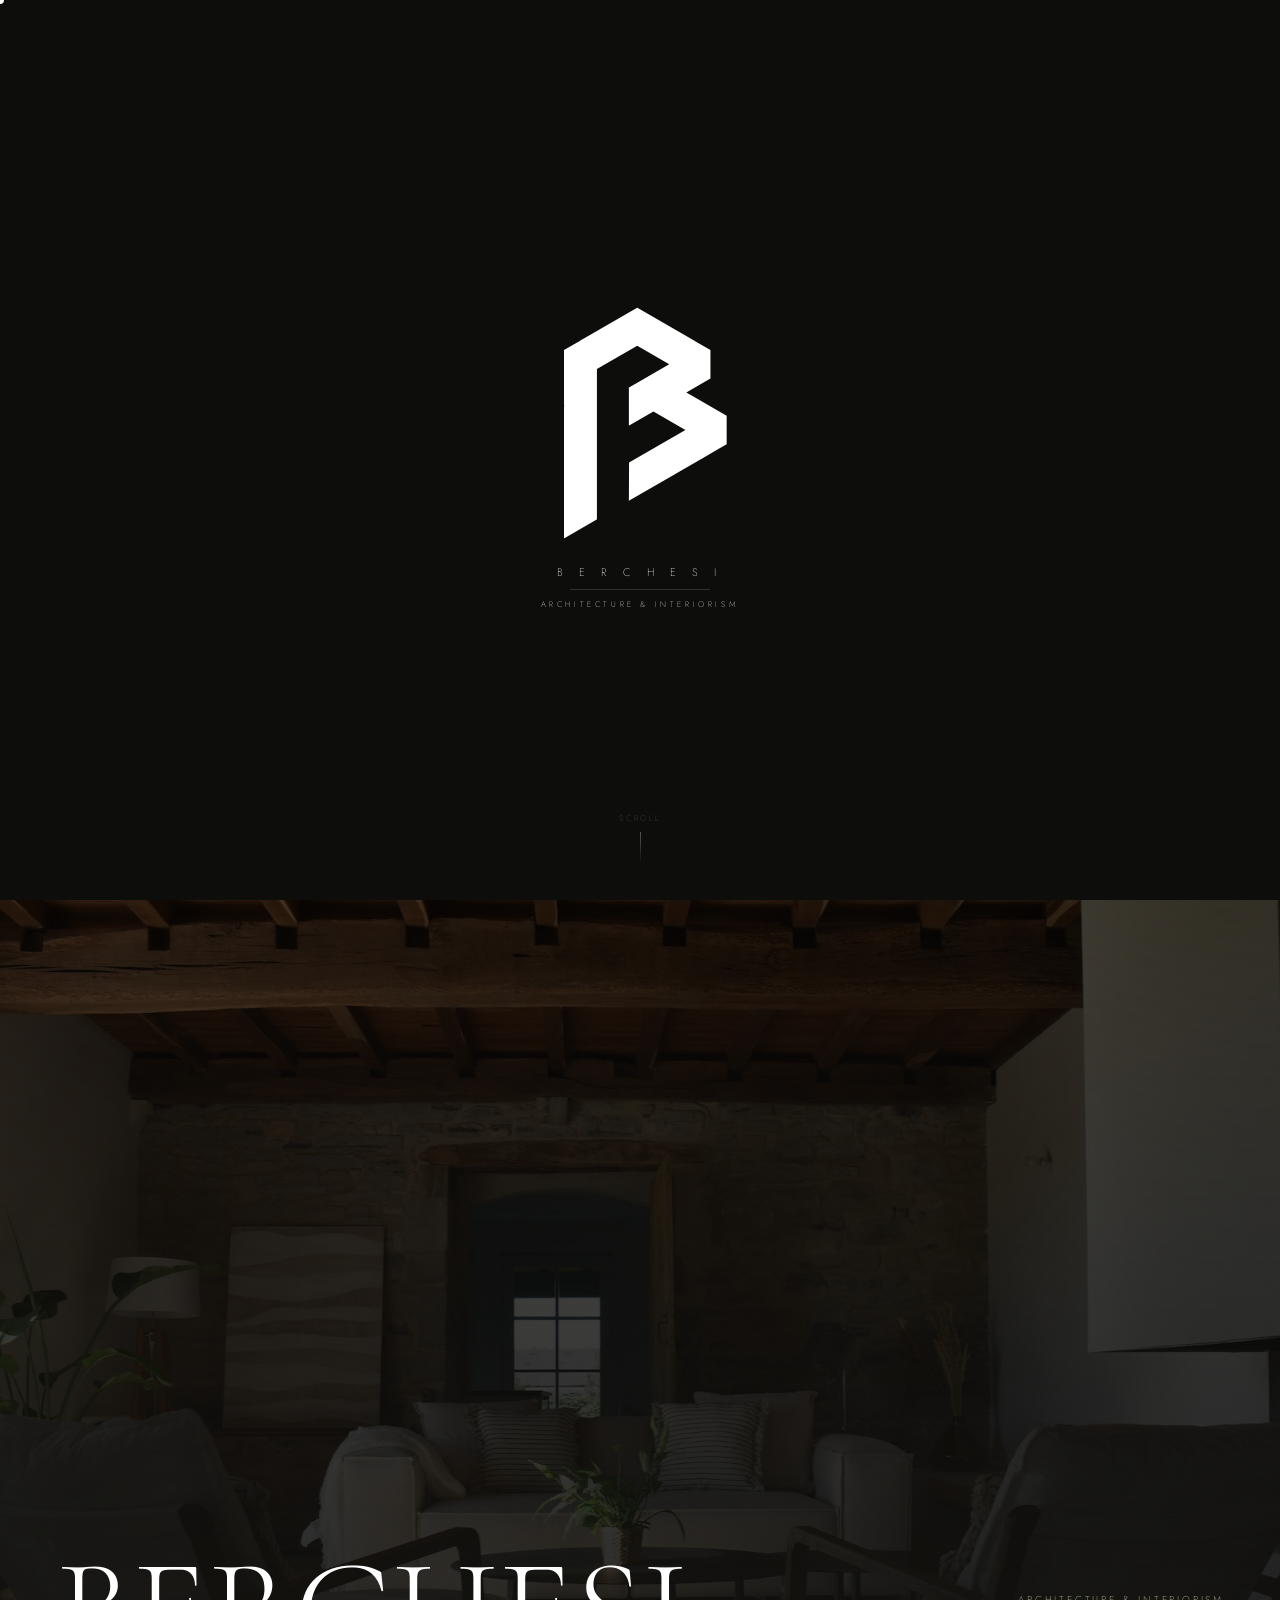
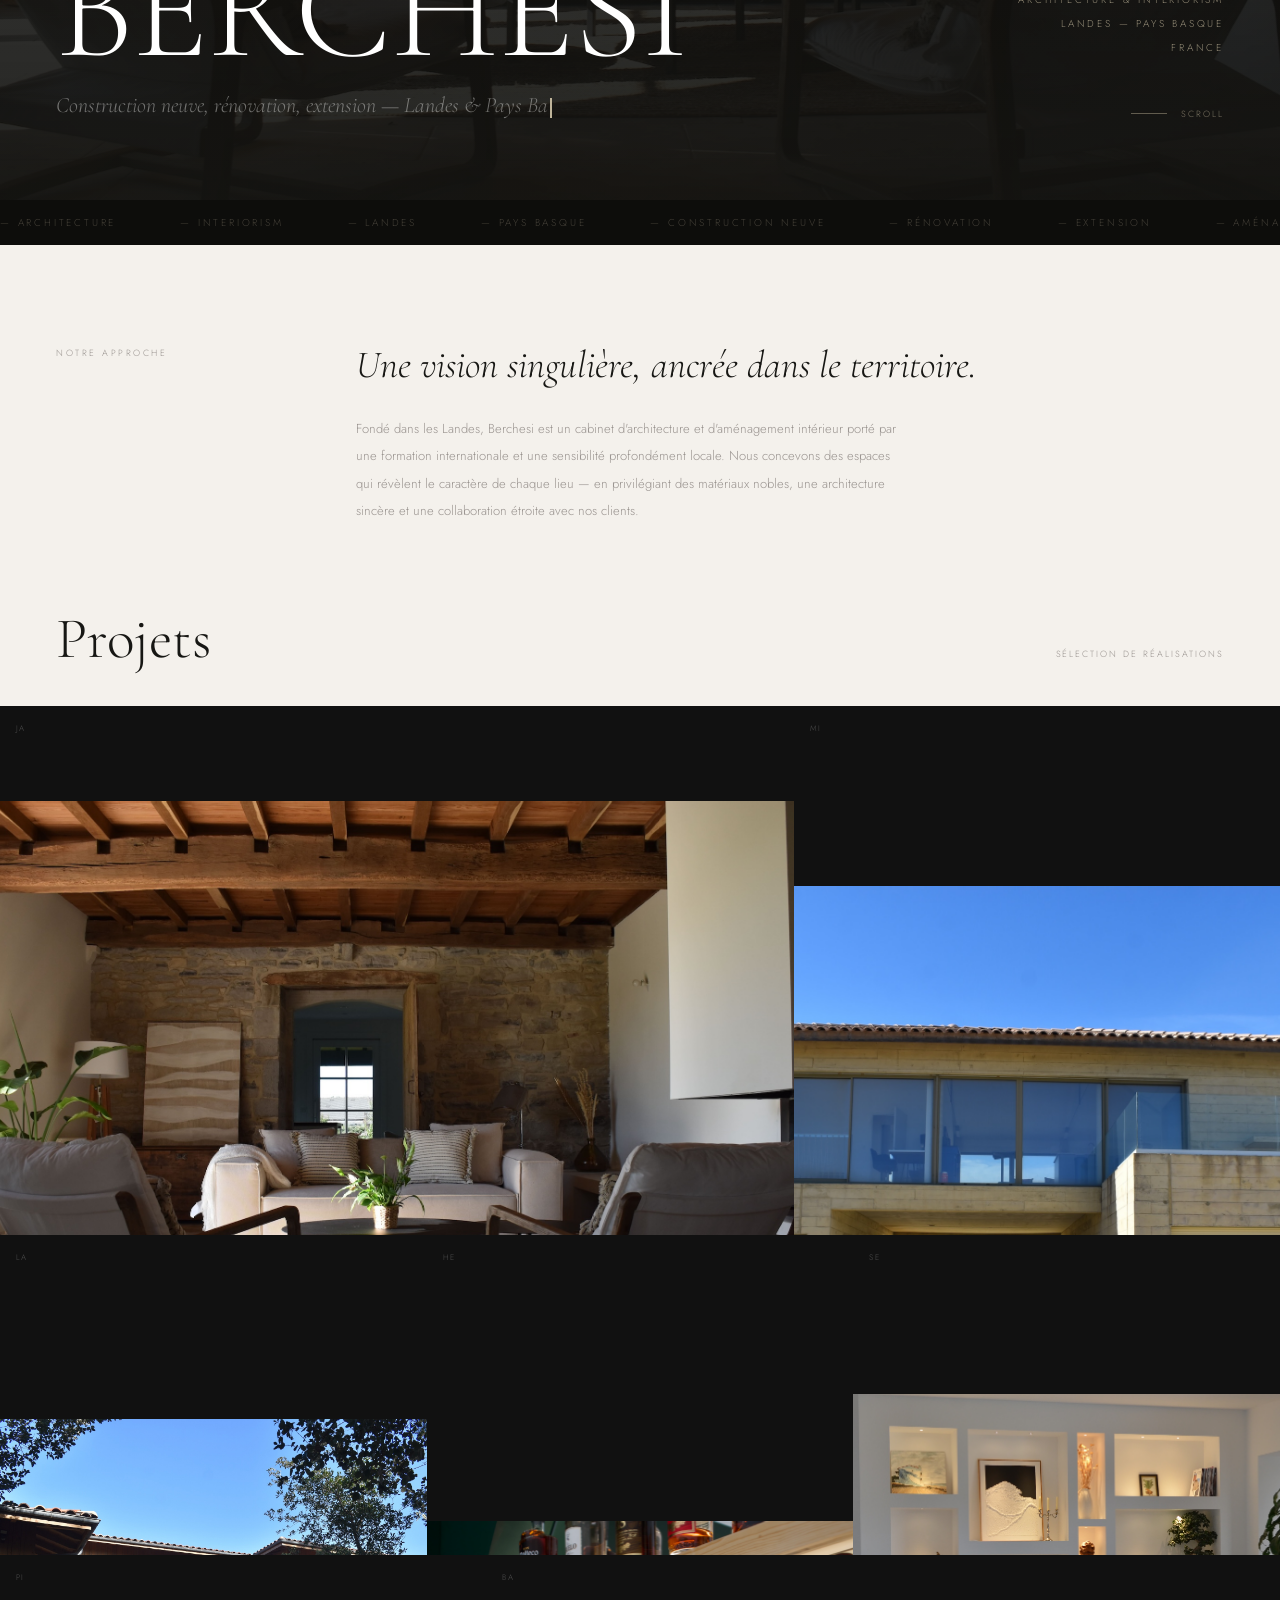
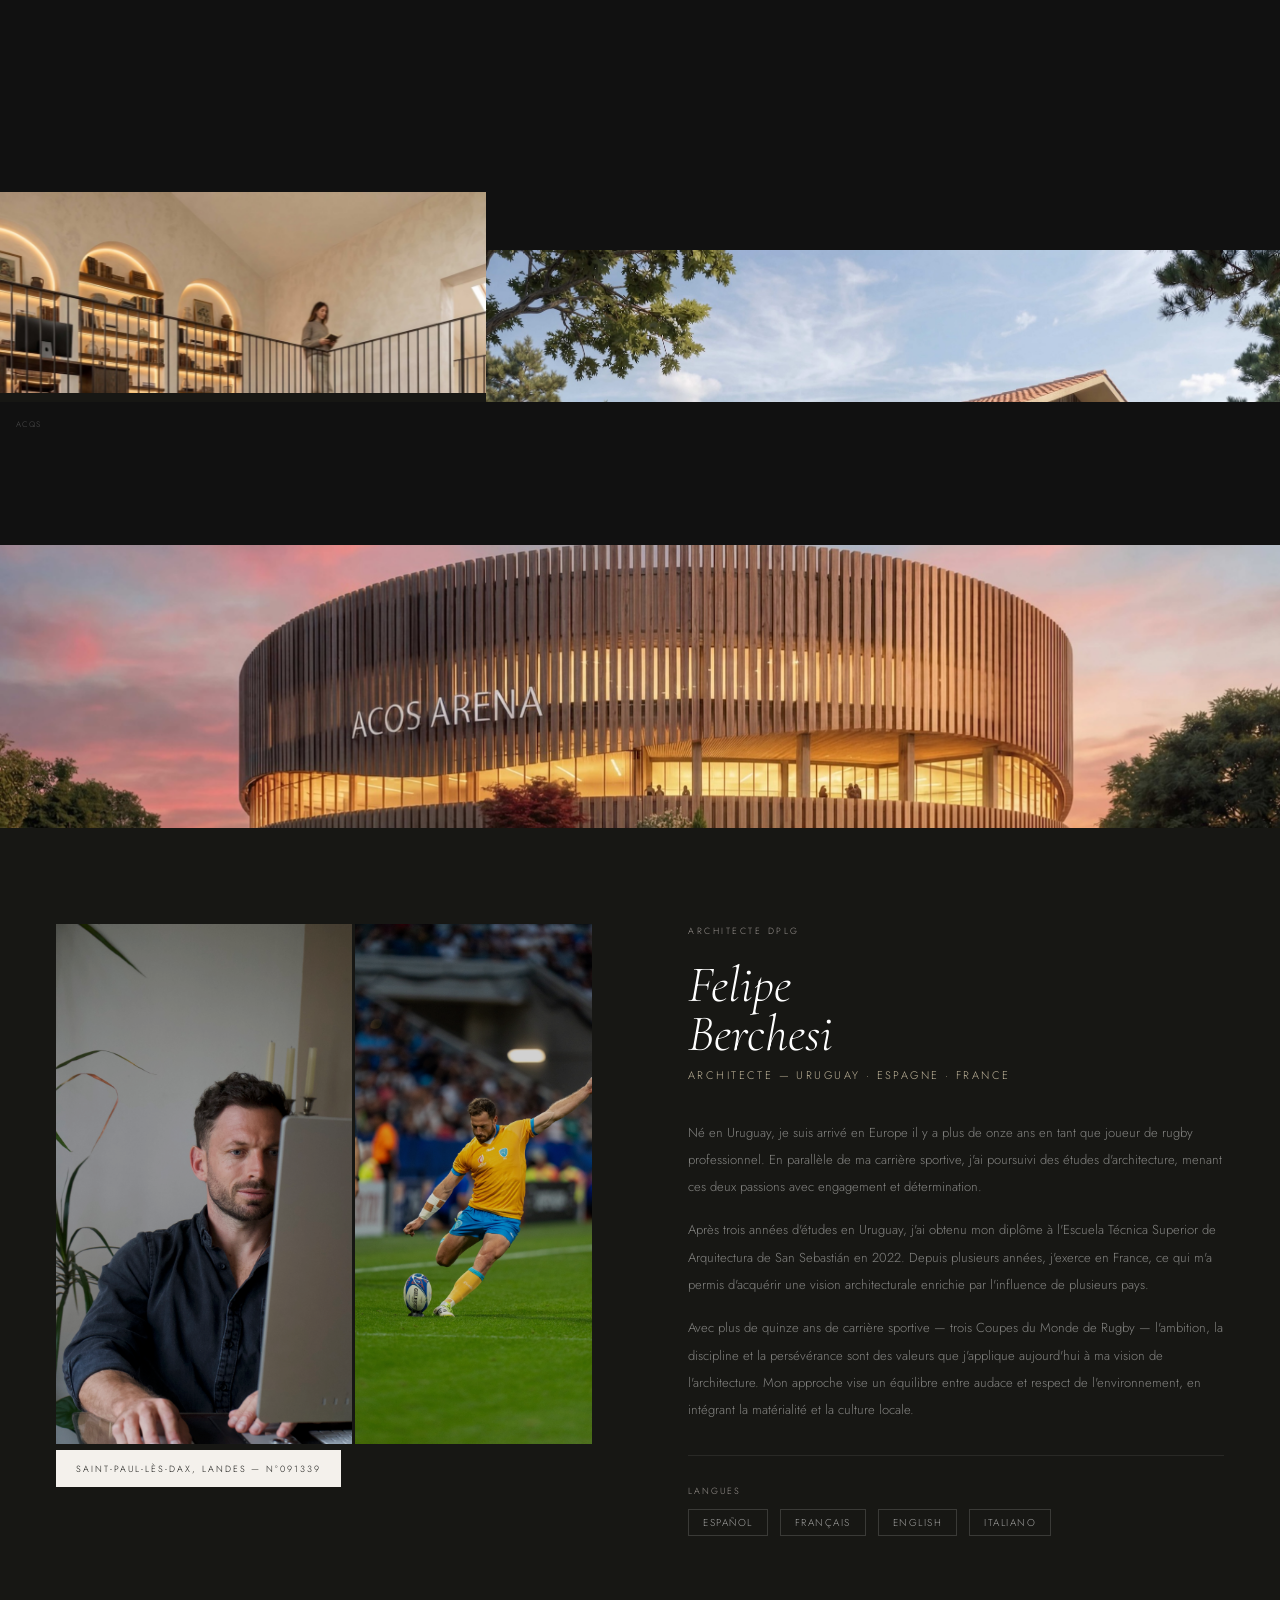
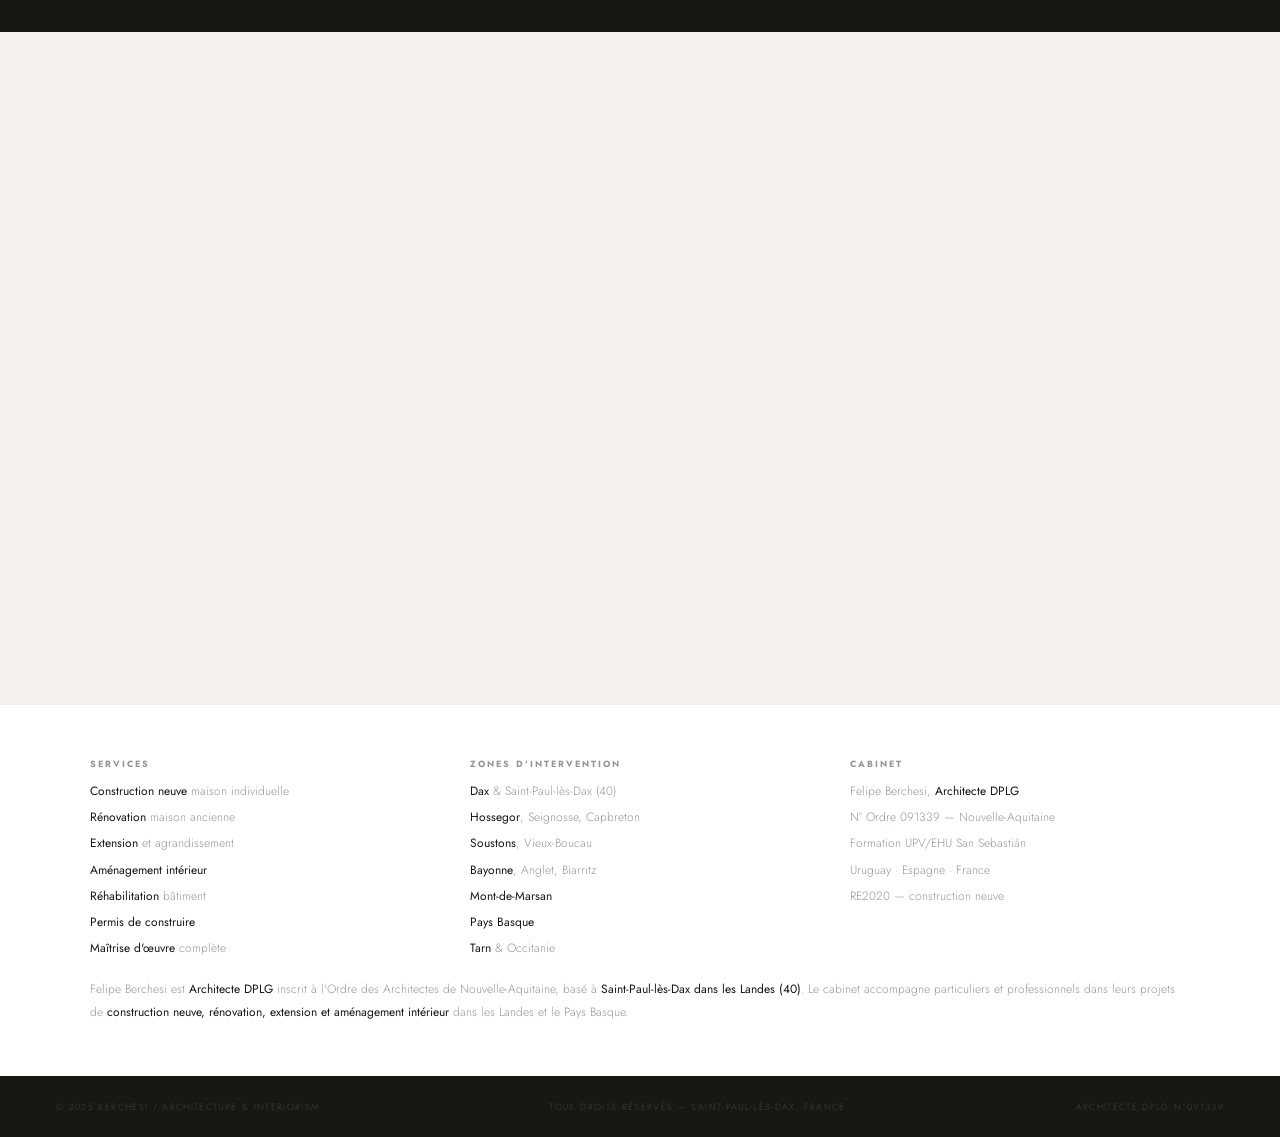
<file: index.html>
<!DOCTYPE html>
<html lang="fr">
<head>
<meta charset="UTF-8"/>
<meta name="viewport" content="width=device-width,initial-scale=1.0"/>
<title>Berchesi Architecture | Architecte Landes — Construction Neuve, Rénovation, Extension</title>
<meta name="description" content="Felipe Berchesi, Architecte DPLG à Saint-Paul-lès-Dax. Construction neuve, rénovation, extension, aménagement intérieur dans les Landes et le Pays Basque. studio@berchesi.com— 07 81 89 97 73"/>
<meta name="keywords" content="architecte Landes, architecte Dax, architecte Hossegor, architecte Seignosse, architecte Pays Basque, construction neuve Landes, rénovation maison Landes, extension maison Landes, aménagement intérieur Landes, architecte 40, Berchesi architecture"/>
<meta name="robots" content="index, follow"/>
<link rel="canonical" href="https://www.berchesi.com/"/>
<meta property="og:type" content="website"/>
<meta property="og:title" content="Berchesi Architecture | Architecte Landes"/>
<meta property="og:image" content="https://www.berchesi.com/img/hero_ja.jpg"/>
<meta name="geo.region" content="FR-40"/>
<script type="application/ld+json">{"@context":"https://schema.org","@type":"LocalBusiness","name":"Berchesi / Architecture & Interiorism","url":"https://www.berchesi.com","telephone":"+33781899773","email":"studio@berchesi.com","address":{"@type":"PostalAddress","streetAddress":"1170 Boulevard Saint-Vincent-de-Paul","addressLocality":"Saint-Paul-lès-Dax","postalCode":"40990","addressRegion":"Landes","addressCountry":"FR"}}</script>
<link rel="preconnect" href="https://fonts.googleapis.com"/>
<link rel="preconnect" href="https://fonts.gstatic.com" crossorigin/>
<link href="https://fonts.googleapis.com/css2?family=Cormorant+Garamond:ital,wght@0,300;0,400;1,300&family=Jost:wght@200;300;400&display=swap" rel="stylesheet"/>
<style>
:root{--cream:#F4F1EC;--white:#FAFAF8;--dark:#171714;--stone:#9A9490;--sand:#BFB49A;--fs:'Cormorant Garamond',serif;--fb:'Jost',sans-serif;}
*,*::before,*::after{margin:0;padding:0;box-sizing:border-box}
html{scroll-behavior:smooth}
body{background:var(--dark);color:var(--dark);font-family:var(--fb);font-weight:300;overflow-x:hidden;cursor:none}

#cur{position:fixed;width:8px;height:8px;background:#fff;border-radius:50%;pointer-events:none;z-index:9999;transform:translate(-50%,-50%);transition:width .3s cubic-bezier(.16,1,.3,1),height .3s}
#cur.h{width:50px;height:50px;background:transparent;border:1.5px solid rgba(255,255,255,.75)}
#cur.dk{background:var(--dark)}
#cur.dk.h{border-color:rgba(23,23,20,.6);background:transparent}

nav{position:fixed;top:0;left:0;right:0;z-index:200;padding:26px 56px;display:flex;justify-content:space-between;align-items:center;transition:all .5s cubic-bezier(.16,1,.3,1)}
nav.sc{background:rgba(23,23,20,.94);backdrop-filter:blur(16px);padding:16px 56px}
.nl{display:flex;align-items:center;gap:12px;text-decoration:none}
.nl img{height:42px;width:auto}
.nl-txt{font-weight:200;font-size:10px;letter-spacing:.32em;text-transform:uppercase;color:rgba(255,255,255,.7)}
.nr{display:flex;align-items:center;gap:36px}
.nlinks{display:flex;gap:32px;list-style:none}
.nlinks a{font-size:10px;letter-spacing:.18em;text-transform:uppercase;color:rgba(255,255,255,.5);text-decoration:none;transition:color .3s}
.nlinks a:hover{color:#fff}
.lang{display:flex;gap:1px}
.lang button{background:none;border:none;font-family:var(--fb);font-size:9px;letter-spacing:.14em;cursor:pointer;padding:3px 6px;text-transform:uppercase;color:rgba(255,255,255,.28);transition:color .3s}
.lang button.a{color:rgba(255,255,255,.8)}


/* ===== INTRO SCREEN ===== */
#intro{
  position:fixed;inset:0;
  background:#0D0D0B;
  display:flex;flex-direction:column;
  align-items:center;justify-content:center;
  gap:8px;
  z-index:500;
  transition:opacity 0.3s ease, transform 0s linear;
}
#intro.out{
  opacity:0;
  transform:translateY(60px) scale(1.04);
  pointer-events:none;
}
.intro-svg{width:200px;margin-bottom:0;}
.intro-fill{fill:#ffffff;opacity:0;animation:iFill .6s ease 2.8s forwards;}
@keyframes iFill{to{opacity:1}}
.intro-stroke{
  fill:none;stroke:#ffffff;stroke-width:1.8;
  stroke-linejoin:round;stroke-linecap:round;
  stroke-dasharray:866;
  stroke-dashoffset:866;
  animation:iDraw 2.4s cubic-bezier(.35,0,.15,1) .3s forwards,
            iFadeStroke .4s ease 2.8s forwards;
}
@keyframes iDraw{to{stroke-dashoffset:0}}
@keyframes iFadeStroke{to{opacity:0}}
.intro-name{overflow:hidden;height:17px;}
.intro-name span{
  display:block;
  font-family:var(--fb);font-weight:200;font-size:11px;
  letter-spacing:.6em;text-transform:uppercase;
  color:rgba(255,255,255,1);
  transform:translateY(110%);
  animation:iUp .9s cubic-bezier(.16,1,.3,1) 3.2s forwards;
}
.intro-sep{width:0;height:1px;background:rgba(255,255,255,.15);animation:iGrow .7s ease 3.8s forwards;}
@keyframes iGrow{to{width:140px}}
.intro-sub{overflow:hidden;height:13px;}
.intro-sub span{
  display:block;
  font-family:var(--fb);font-weight:200;font-size:8px;
  letter-spacing:.45em;text-transform:uppercase;
  color:rgba(255,255,255,1);
  transform:translateY(110%);
  animation:iUp .9s cubic-bezier(.16,1,.3,1) 4.1s forwards;
}
@keyframes iUp{to{transform:translateY(0)}}
/* Indicador scroll */
.intro-scroll{
  position:absolute;bottom:36px;
  display:flex;flex-direction:column;align-items:center;gap:8px;
  opacity:0;
  animation:iUp .8s ease 4.8s forwards;
}
.intro-scroll span{
  font-family:var(--fb);font-weight:200;font-size:8px;
  letter-spacing:.35em;text-transform:uppercase;
  color:rgba(255,255,255,.28);
}
.scroll-line{
  width:1px;height:32px;
  background:linear-gradient(to bottom,rgba(255,255,255,.3),transparent);
  animation:scrollPulse 1.8s ease-in-out 5s infinite;
}
@keyframes scrollPulse{
  0%,100%{transform:scaleY(1);opacity:.5}
  50%{transform:scaleY(1.3);opacity:1}
}
/* ======================== */
/* HERO */
.hero{position:relative;height:100vh;min-height:640px;overflow:clip}
.hbg{position:absolute;inset:0;background-image:url('img/hero_ja.jpg');background-size:cover;background-position:center 30%;transform:scale(1.08);filter:brightness(.35);will-change:transform}
.hgrad{position:absolute;inset:0;background:linear-gradient(to bottom,rgba(23,23,20,.15) 0%,rgba(23,23,20,.8) 100%)}
.hero-c{position:absolute;inset:0;display:flex;flex-direction:column;justify-content:flex-end;padding:0 56px 80px}
.hero-row{display:flex;justify-content:space-between;align-items:flex-end;margin-bottom:24px}
.hero-title{font-family:var(--fs);font-size:clamp(52px,11vw,190px);font-weight:300;color:#fff;line-height:.82;word-break:keep-all;white-space:nowrap}
@media(max-width:480px){.hero-title{font-size:16vw;white-space:nowrap}}
.hero-title span{display:block;transform:translateY(110%);animation:rise 1.2s cubic-bezier(.16,1,.3,1) forwards}
@keyframes rise{to{transform:translateY(0)}}
.hero-r{text-align:right;padding-bottom:8px;opacity:0;animation:fi .8s ease 1s forwards}
@keyframes fi{to{opacity:1}}
.hero-r p{font-size:10px;letter-spacing:.28em;text-transform:uppercase;color:rgba(191,180,154,.75);line-height:2.4}
.hero-tw{opacity:0;animation:fi .8s ease 1.3s forwards}
.hero-tw p{font-family:var(--fs);font-size:clamp(16px,2vw,22px);font-style:italic;color:rgba(250,250,248,.4);min-height:28px}
.twc{display:inline-block;width:1.5px;height:.9em;background:var(--sand);animation:blink 1s infinite;vertical-align:middle;margin-left:2px}
@keyframes blink{0%,100%{opacity:1}50%{opacity:0}}
.hscr{position:absolute;right:56px;bottom:80px;display:flex;align-items:center;gap:14px;opacity:0;animation:fi .8s ease 1.8s forwards}
.hscr span{font-size:9px;letter-spacing:.22em;text-transform:uppercase;color:rgba(191,180,154,.6)}
.hline{width:36px;height:1px;background:rgba(191,180,154,.45)}

/* MARQUEE */
.mq{overflow:hidden;padding:15px 0;background:#0D0D0B}
.mqt{display:flex;gap:64px;animation:mqa 26s linear infinite;white-space:nowrap}
.mqi{font-size:10px;letter-spacing:.28em;text-transform:uppercase;color:rgba(191,180,154,.3);flex-shrink:0}
@keyframes mqa{from{transform:translateX(0)}to{transform:translateX(-50%)}}

/* INTRO */
.intro{background:var(--cream);padding:96px 56px 80px;display:grid;grid-template-columns:220px 1fr;gap:80px;max-width:1300px;margin:0 auto}
.intro-lbl{font-size:9px;letter-spacing:.28em;text-transform:uppercase;color:var(--stone);padding-top:5px}
.intro-h{font-family:var(--fs);font-size:clamp(26px,3vw,44px);font-weight:300;line-height:1.3;margin-bottom:24px;font-style:italic;color:var(--dark)}
.intro-p{font-size:13px;line-height:2.1;color:var(--stone);max-width:540px}

/* PROJECTS */
.proj-hd{background:var(--cream);padding:0 56px 32px;display:flex;justify-content:space-between;align-items:baseline}
.proj-hd h2{font-family:var(--fs);font-size:clamp(28px,4.5vw,60px);font-weight:300;color:var(--dark)}
.proj-hd span{font-size:9px;letter-spacing:.22em;text-transform:uppercase;color:var(--stone)}

.grid{display:grid;gap:0}
.gr1{display:grid;grid-template-columns:62fr 38fr;gap:0}
.gr2{display:grid;grid-template-columns:1fr 1fr 1fr;gap:0}
.gr3{display:grid;grid-template-columns:38fr 62fr;gap:0}

.pc{position:relative;overflow:hidden;cursor:pointer;text-decoration:none;display:block;background:#111}
.pc img{width:100%;height:100%;object-fit:cover;display:block;will-change:transform;transition:filter 1s}
.pc:hover img{filter:brightness(.45)}
.pco{position:absolute;inset:0;background:linear-gradient(to top,rgba(14,14,12,.9) 0%,rgba(14,14,12,0) 52%);opacity:0;transition:opacity .5s cubic-bezier(.16,1,.3,1)}
.pc:hover .pco{opacity:1}
.pci{position:absolute;bottom:0;left:0;right:0;padding:26px 24px;transform:translateY(10px);opacity:0;transition:transform .5s cubic-bezier(.16,1,.3,1),opacity .5s}
.pc:hover .pci{transform:translateY(0);opacity:1}
.pc-tag{font-size:8px;letter-spacing:.22em;text-transform:uppercase;color:var(--sand);margin-bottom:5px}
.pc-name{font-family:var(--fs);font-size:clamp(20px,2.2vw,30px);font-weight:300;color:#fff;line-height:1}
.pc-loc{font-size:8px;letter-spacing:.15em;text-transform:uppercase;color:rgba(250,250,248,.4);margin-top:4px}
.pc-id{position:absolute;top:16px;left:16px;font-size:8px;letter-spacing:.16em;color:rgba(255,255,255,.25)}

/* ABOUT */
.about{background:var(--dark);padding:96px 56px;color:#fff}
.about-inner{max-width:1300px;margin:0 auto;display:grid;grid-template-columns:1fr 1fr;gap:96px;align-items:start}
.about-left{}
.about-imgs{display:grid;grid-template-columns:5fr 4fr;gap:3px;margin-bottom:3px;align-items:stretch;height:520px}
.about-img-main{overflow:hidden;position:relative}
.about-img-main img{width:100%;height:100%;object-fit:cover;object-position:center top;filter:brightness(.88);transition:transform .9s cubic-bezier(.16,1,.3,1)}
.about-img-main:hover img{transform:scale(1.03)}
.about-img-side{overflow:hidden;display:flex;flex-direction:column;gap:3px}
.about-img-sport{flex:1;overflow:hidden}
.about-img-sport img{width:100%;height:100%;object-fit:cover;object-position:center 20%;filter:brightness(.82);transition:transform .9s cubic-bezier(.16,1,.3,1)}
.about-img-sport:hover img{transform:scale(1.03)}
.about-badge{background:var(--cream);color:var(--dark);padding:12px 20px;font-size:9px;letter-spacing:.22em;text-transform:uppercase;display:inline-block;margin-top:3px}
.about-right{}
.about-label{font-size:9px;letter-spacing:.28em;text-transform:uppercase;color:var(--stone);margin-bottom:24px;display:block}
.about-name{font-family:var(--fs);font-size:clamp(32px,4vw,56px);font-weight:300;line-height:.95;font-style:italic;margin-bottom:8px}
.about-title{font-size:11px;letter-spacing:.22em;text-transform:uppercase;color:var(--sand);margin-bottom:36px}
.about-txt{font-size:13px;line-height:2.1;color:rgba(250,250,248,.48);margin-bottom:16px}
.about-langs{margin-top:32px;padding-top:28px;border-top:1px solid rgba(255,255,255,.08)}
.about-langs-lbl{font-size:9px;letter-spacing:.22em;text-transform:uppercase;color:var(--stone);margin-bottom:12px}
.about-langs-list{display:flex;gap:12px;flex-wrap:wrap}
.lang-tag{font-size:10px;letter-spacing:.15em;text-transform:uppercase;padding:5px 14px;border:1px solid rgba(255,255,255,.15);color:rgba(255,255,255,.6)}

/* CONTACT */
.contact{background:var(--cream);padding:96px 56px;display:grid;grid-template-columns:1fr 1fr;gap:96px;align-items:end}
.ct-title{font-family:var(--fs);font-size:clamp(44px,7vw,96px);font-weight:300;line-height:.88;font-style:italic;margin-bottom:32px;color:var(--dark)}
.ct-desc{font-size:13px;line-height:2.1;color:var(--stone);max-width:400px}
.citem{border-top:1px solid rgba(23,23,20,.1);padding:20px 0}
.citem:last-child{border-bottom:1px solid rgba(23,23,20,.1)}
.citem label{display:block;font-size:9px;letter-spacing:.22em;text-transform:uppercase;color:var(--stone);margin-bottom:7px}
.citem a,.citem span{font-size:14px;color:var(--dark);text-decoration:none;transition:color .3s;line-height:1.7}
.citem a:hover{color:var(--stone)}

/* SEO */
.seo{padding:52px 56px;background:#fff;border-top:1px solid rgba(23,23,20,.06)}
.seo-grid{max-width:1100px;margin:0 auto;display:grid;grid-template-columns:repeat(3,1fr);gap:40px}
.seo-col h3{font-size:9px;letter-spacing:.22em;text-transform:uppercase;color:var(--stone);margin-bottom:12px}
.seo-col ul{list-style:none;display:flex;flex-direction:column;gap:7px}
.seo-col li{font-size:12px;color:var(--stone);line-height:1.6}
.seo-col strong{color:var(--dark);font-weight:400}
.seo-p{max-width:1100px;margin:20px auto 0;font-size:12px;line-height:1.9;color:var(--stone)}
.seo-p strong{color:var(--dark);font-weight:400}

footer{background:var(--dark);padding:24px 56px;display:flex;justify-content:space-between;align-items:center}
footer span{font-size:9px;letter-spacing:.15em;text-transform:uppercase;color:rgba(250,250,248,.18)}

.rv{opacity:0;transform:translateY(28px);transition:opacity .85s cubic-bezier(.16,1,.3,1),transform .85s cubic-bezier(.16,1,.3,1)}
.rv.vis{opacity:1;transform:none}
.rv.d1{transition-delay:.12s}.rv.d2{transition-delay:.24s}.rv.d3{transition-delay:.36s}

@media(max-width:900px){
  nav,nav.sc{padding:18px 24px}
  .nlinks{display:none}
  .hero-c{padding:0 24px 56px}
  .hero-row{flex-direction:column;align-items:flex-start;gap:16px}
  .hero-r{display:none}
  .hero-tw{margin-top:12px}
  .hscr{display:none}
  .intro{grid-template-columns:1fr;padding:64px 24px;gap:20px}
  .proj-hd{padding:0 24px 24px;flex-direction:column;gap:6px}
  .gr1,.gr2,.gr3{grid-template-columns:1fr}
  .about-inner,.contact{grid-template-columns:1fr;padding:64px 24px;gap:48px}
  .about-imgs{grid-template-columns:1fr 1fr}
  .about-img-main{aspect-ratio:3/4}
  .about-img-side{aspect-ratio:3/4}
  .seo{padding:40px 24px}
  .seo-grid{grid-template-columns:1fr;gap:20px}
  footer{flex-direction:column;gap:8px;padding:20px;text-align:center}
}
</style>
</head>
<body>

<div id="intro">
  <svg class="intro-svg" viewBox="0 0 150 200" xmlns="http://www.w3.org/2000/svg">
    <polygon class="intro-fill" points="18.28,186.88 18.00,186.74 18.00,88.03 18.73,87.62 18.00,87.62 18.00,45.76 30.17,38.73 30.17,38.46 30.63,38.46 72.87,14.00 72.96,14.00 73.02,14.02 115.22,38.46 115.68,38.46 115.68,38.73 127.83,45.78 127.83,67.09 109.75,77.57 115.67,80.98 115.67,80.98 140.00,95.09 140.00,116.40 133.77,120.00 121.65,127.05 121.61,127.05 103.41,137.61 97.28,141.13 66.66,158.87 66.80,130.21 109.06,105.74 85.08,91.85 66.89,102.39 66.68,102.39 66.66,102.22 66.66,73.87 66.80,73.87 96.91,56.43 72.92,42.57 42.68,60.06 42.68,172.83 42.57,172.83 42.21,173.03"/>
    <path class="intro-stroke" d="M 18.28,186.88 L 18.00,186.74 L 18.00,88.03 L 18.73,87.62 L 18.00,87.62 L 18.00,45.76 L 30.17,38.73 L 30.17,38.46 L 30.63,38.46 L 72.87,14.00 L 72.96,14.00 L 73.02,14.02 L 115.22,38.46 L 115.68,38.46 L 115.68,38.73 L 127.83,45.78 L 127.83,67.09 L 109.75,77.57 L 115.67,80.98 L 115.67,80.98 L 140.00,95.09 L 140.00,116.40 L 133.77,120.00 L 121.65,127.05 L 121.61,127.05 L 103.41,137.61 L 97.28,141.13 L 66.66,158.87 L 66.80,130.21 L 109.06,105.74 L 85.08,91.85 L 66.89,102.39 L 66.68,102.39 L 66.66,102.22 L 66.66,73.87 L 66.80,73.87 L 96.91,56.43 L 72.92,42.57 L 42.68,60.06 L 42.68,172.83 L 42.57,172.83 L 42.21,173.03 Z"/>
  </svg>
  <div class="intro-name"><span>B E R C H E S I</span></div>
  <div class="intro-sep"></div>
  <div class="intro-sub"><span>Architecture &amp; Interiorism</span></div>
  <div class="intro-scroll">
    <span>Scroll</span>
    <div class="scroll-line"></div>
  </div>
</div>
<div id="cur"></div>

<nav id="nav">
  <a href="index.html" class="nl">
    <img src="img/logo_final.png" alt="Berchesi Architecture"/>
    <span class="nl-txt">Architecture & Interiorism</span>
  </a>
  <div class="nr">
    <ul class="nlinks">
      <li><a href="#projets" data-i18n="nw">Projets</a></li>
      <li><a href="#about" data-i18n="na">À Propos</a></li>
      <li><a href="#contact" data-i18n="nc">Contact</a></li>
    </ul>
    <div class="lang">
      <button class="a" onclick="setLang('fr')">FR</button>
      <button onclick="setLang('en')">EN</button>
      <button onclick="setLang('es')">ES</button>
    </div>
  </div>
</nav>

<section class="hero">
  <div class="hbg" id="hbg"></div>
  <div class="hgrad"></div>
  <div class="hero-c">
    <div class="hero-row">
      <h1 class="hero-title"><span>BERCHESI</span></h1>
      <div class="hero-r">
        <p data-i18n="h1">Architecture & Interiorism</p>
        <p>Landes — Pays Basque</p>
        <p>France</p>
      </div>
    </div>
    <div class="hero-tw"><p><span id="tw"></span><span class="twc"></span></p></div>
  </div>
  <div class="hscr"><div class="hline"></div><span data-i18n="hs">Scroll</span></div>
</section>

<div class="mq"><div class="mqt" id="mqt"></div></div>

<div style="background:var(--cream)">
  <section class="intro">
    <p class="intro-lbl rv" data-i18n="il">Notre approche</p>
    <div class="rv d1">
      <h2 class="intro-h" data-i18n="it">Une vision singulière, ancrée dans le territoire.</h2>
      <p class="intro-p" data-i18n="ip">Fondé dans les Landes, Berchesi est un cabinet d'architecture et d'aménagement intérieur porté par une formation internationale et une sensibilité profondément locale. Nous concevons des espaces qui révèlent le caractère de chaque lieu — en privilégiant des matériaux nobles, une architecture sincère et une collaboration étroite avec nos clients.</p>
    </div>
  </section>
  <div class="proj-hd rv" id="projets">
    <h2 data-i18n="pt">Projets</h2>
    <span data-i18n="ps">Sélection de réalisations</span>
  </div>
</div>

<div class="grid">
  <div class="gr1" style="align-items:stretch">
    <a href="projet-ja.html" class="pc rv" style="aspect-ratio:3/2">
      <img src="img/hero_ja.jpg" alt="Maison JA rénovation intérieure Sames Pays Basque"/>
      <div class="pco"></div><div class="pci"><p class="pc-tag" data-i18n="t.ja">Suivi de chantier & Interiorisme</p><p class="pc-name">Maison JA</p><p class="pc-loc">Sames — Pays Basque</p></div>
      <span class="pc-id">JA</span>
    </a>
    <a href="projet-mi.html" class="pc rv d1" style="aspect-ratio:auto;min-height:100%">
      <img src="img/hero_mi.jpg" alt="Maison MI construction neuve Landes" style="object-position:center"/>
      <div class="pco"></div><div class="pci"><p class="pc-tag" data-i18n="t.mi">Conception</p><p class="pc-name">Maison MI</p><p class="pc-loc">Vieille-Saint-Girons</p></div>
      <span class="pc-id">MI</span>
    </a>
  </div>
  <div class="gr2">
    <a href="projet-la.html" class="pc rv" style="aspect-ratio:4/3">
      <img src="img/hero_la.jpg" alt="Maison LA extension Hossegor Landes"/>
      <div class="pco"></div><div class="pci"><p class="pc-tag" data-i18n="t.la">Conception</p><p class="pc-name">Maison LA</p><p class="pc-loc">Hossegor</p></div>
      <span class="pc-id">LA</span>
    </a>
    <a href="projet-he.html" class="pc rv d1" style="aspect-ratio:4/3">
      <img src="img/hero_he.jpg" alt="Maison HE extension Seyresse Landes"/>
      <div class="pco"></div><div class="pci"><p class="pc-tag" data-i18n="t.he">Extension & Aménagement</p><p class="pc-name">Maison HE</p><p class="pc-loc">Seyresse</p></div>
      <span class="pc-id">HE</span>
    </a>
    <a href="projet-se.html" class="pc rv d2" style="aspect-ratio:4/3">
      <img src="img/hero_se.jpg" alt="Maison SE extension Seignosse Landes"/>
      <div class="pco"></div><div class="pci"><p class="pc-tag" data-i18n="t.se">Extension</p><p class="pc-name">Maison SE</p><p class="pc-loc">Seignosse</p></div>
      <span class="pc-id">SE</span>
    </a>
  </div>
  <div class="gr3">
    <a href="projet-pi.html" class="pc rv" style="aspect-ratio:10/9">
      <img src="img/hero_pi.jpg" alt="Maison PI rénovation Arthès Tarn" style="object-position:center 30%"/>
      <div class="pco"></div><div class="pci"><p class="pc-tag" data-i18n="t.pi">Rénovation complète</p><p class="pc-name">Maison PI</p><p class="pc-loc">Arthès — Tarn</p></div>
      <span class="pc-id">PI</span>
    </a>
    <a href="projet-ba.html" class="pc rv d1" style="aspect-ratio:16/9">
      <img src="img/hero_ba.jpg" alt="Maison BA construction neuve Soustons Landes"/>
      <div class="pco"></div><div class="pci"><p class="pc-tag" data-i18n="t.ba">Construction neuve</p><p class="pc-name">Maison BA</p><p class="pc-loc">Soustons — Landes</p></div>
      <span class="pc-id">BA</span>
    </a>
  </div>
  <a href="projet-acqs.html" class="pc rv" style="aspect-ratio:21/7;display:block">
    <img src="img/hero_acqs.jpg" alt="ACQS Arena salle multiusage Dax Landes" style="object-position:center 40%"/>
    <div class="pco"></div><div class="pci"><p class="pc-tag" data-i18n="t.acqs">Projet académique TFG — Dax</p><p class="pc-name">ACQS Arena</p><p class="pc-loc">3 200 places — Sports & Spectacles</p></div>
    <span class="pc-id">ACQS</span>
  </a>
</div>

<!-- ABOUT -->
<section class="about" id="about">
  <div class="about-inner">
    <div class="about-left rv">
      <div class="about-imgs">
        <div class="about-img-main">
          <img src="img/felipe_desk.jpg" alt="Felipe Berchesi — Architecte"/>
        </div>
        <div class="about-img-side">
          <div class="about-img-sport">
            <img src="img/felipe_rwc.jpg" alt="Felipe Berchesi — Coupe du Monde de Rugby 2023"/>
          </div>
        </div>
      </div>
      <div class="about-badge">Saint-Paul-lès-Dax, Landes — N°091339</div>
    </div>
    <div class="about-right rv d1">
      <span class="about-label" data-i18n="ab.lbl">Architecte DPLG</span>
      <h2 class="about-name">Felipe<br/>Berchesi</h2>
      <p class="about-title" data-i18n="ab.sub">Architecte — Uruguay · Espagne · France</p>
      <p class="about-txt" data-i18n="ab.1">Né en Uruguay, je suis arrivé en Europe il y a plus de onze ans en tant que joueur de rugby professionnel. En parallèle de ma carrière sportive, j'ai poursuivi des études d'architecture, menant ces deux passions avec engagement et détermination.</p>
      <p class="about-txt" data-i18n="ab.2">Après trois années d'études en Uruguay, j'ai obtenu mon diplôme à l'Escuela Técnica Superior de Arquitectura de San Sebastián en 2022. Depuis plusieurs années, j'exerce en France, ce qui m'a permis d'acquérir une vision architecturale enrichie par l'influence de plusieurs pays.</p>
      <p class="about-txt" data-i18n="ab.3">Avec plus de quinze ans de carrière sportive — trois Coupes du Monde de Rugby — l'ambition, la discipline et la persévérance sont des valeurs que j'applique aujourd'hui à ma vision de l'architecture. Mon approche vise un équilibre entre audace et respect de l'environnement, en intégrant la matérialité et la culture locale.</p>
      <div class="about-langs">
        <p class="about-langs-lbl" data-i18n="ab.lang">Langues</p>
        <div class="about-langs-list">
          <span class="lang-tag">Español</span>
          <span class="lang-tag">Français</span>
          <span class="lang-tag">English</span>
          <span class="lang-tag">Italiano</span>
        </div>
      </div>
    </div>
  </div>
</section>

<!-- CONTACT -->
<section class="contact" id="contact">
  <div class="rv">
    <h2 class="ct-title" data-i18n="ct.t">Travaillons<br/>ensemble.</h2>
    <p class="ct-desc" data-i18n="ct.d">Vous avez un projet de construction, de rénovation ou d'aménagement intérieur ? Parlons-en. Disponibles pour une première consultation.</p>
  </div>
  <div class="rv d1">
    <div class="citem"><label>Email</label><a href="mailto:studio@berchesi.com">studio@berchesi.com</a></div>
    <div class="citem"><label data-i18n="ct2">Téléphone</label><a href="tel:+33781899773">+33 07 81 89 97 73</a></div>
    <div class="citem"><label data-i18n="ca">Adresse</label><span>Centre d'affaires Grand Mail<br/>1170 Bvd Saint-Vincent-de-Paul<br/>40990 Saint-Paul-lès-Dax</span></div>
    <div class="citem"><label>Instagram</label><a href="https://instagram.com/berchesi_" target="_blank">@berchesi_</a></div>
    <div class="citem"><label data-i18n="ch">Horaires</label><span data-i18n="chv">Lun–Ven, 09h–18h</span></div>
  </div>
</section>

<section class="seo">
  <div class="seo-grid">
    <div class="seo-col"><h3>Services</h3><ul><li><strong>Construction neuve</strong> maison individuelle</li><li><strong>Rénovation</strong> maison ancienne</li><li><strong>Extension</strong> et agrandissement</li><li><strong>Aménagement intérieur</strong></li><li><strong>Réhabilitation</strong> bâtiment</li><li><strong>Permis de construire</strong></li><li><strong>Maîtrise d'œuvre</strong> complète</li></ul></div>
    <div class="seo-col"><h3>Zones d'intervention</h3><ul><li><strong>Dax</strong> & Saint-Paul-lès-Dax (40)</li><li><strong>Hossegor</strong>, Seignosse, Capbreton</li><li><strong>Soustons</strong>, Vieux-Boucau</li><li><strong>Bayonne</strong>, Anglet, Biarritz</li><li><strong>Mont-de-Marsan</strong></li><li><strong>Pays Basque</strong></li><li><strong>Tarn</strong> & Occitanie</li></ul></div>
    <div class="seo-col"><h3>Cabinet</h3><ul><li>Felipe Berchesi, <strong>Architecte DPLG</strong></li><li>N° Ordre 091339 — Nouvelle-Aquitaine</li><li>Formation UPV/EHU San Sebastián</li><li>Uruguay · Espagne · France</li><li>RE2020 — construction neuve</li></ul></div>
  </div>
  <p class="seo-p">Felipe Berchesi est <strong>Architecte DPLG</strong> inscrit à l'Ordre des Architectes de Nouvelle-Aquitaine, basé à <strong>Saint-Paul-lès-Dax dans les Landes (40)</strong>. Le cabinet accompagne particuliers et professionnels dans leurs projets de <strong>construction neuve, rénovation, extension et aménagement intérieur</strong> dans les Landes et le Pays Basque.</p>
</section>

<footer>
  <span>© 2025 Berchesi / Architecture & Interiorism</span>
  <span>Tous droits réservés — Saint-Paul-lès-Dax, France</span>
  <span>Architecte DPLG N°091339</span>
</footer>

<script>

// INTRO — escalera mecánica continua
(function(){
  let animDone = false;
  const intro = document.getElementById('intro');
  const introSvg = intro.querySelector('.intro-svg');
  const introName = intro.querySelector('.intro-name');
  const introSep = intro.querySelector('.intro-sep');
  const introSub = intro.querySelector('.intro-sub');
  const introScroll = intro.querySelector('.intro-scroll');
  const navLogo = document.querySelector('.nl img');

  // Spacer 100vh
  const spacer = document.createElement('div');
  spacer.id = 'intro-spacer';
  spacer.style.cssText = 'height:100vh;width:100%;pointer-events:none;';
  document.body.insertBefore(spacer, intro.nextSibling);

  navLogo.style.opacity = '0';
  navLogo.style.transition = 'opacity 0.2s ease';
  intro.style.position = 'fixed';
  intro.style.zIndex = '500';

  setTimeout(()=>{ animDone = true; }, 5500);

  function easeInOut(t){ return t<.5 ? 2*t*t : 1-Math.pow(-2*t+2,2)/2; }

  function getTarget(){
    const nr = navLogo.getBoundingClientRect();
    const svgW = introSvg.offsetWidth;
    const svgH = introSvg.offsetHeight;
    const scale = nr.height / svgH;
    return {
      tx: (nr.left + nr.width/2) - window.innerWidth/2,
      ty: (nr.top + nr.height/2) - window.innerHeight/2,
      scale
    };
  }

  let navShown = false;
  let hidden = false;

  function update(){
    const scrollY = window.scrollY;
    const vh = window.innerHeight;
    const p = Math.min(1, Math.max(0, scrollY / vh));

    // Mostrar/ocultar intro
    if(p >= 1 && !hidden){
      hidden = true;
      intro.style.display = 'none';
      return;
    }
    if(p < 1 && hidden){
      hidden = false;
      intro.style.display = 'flex';
    }
    if(hidden) return;

    // Intro sube con el scroll — efecto hoja
    intro.style.transform = `translateY(${-scrollY}px)`;

    // Textos: desaparecen en 0-30%
    const textP = Math.max(0, 1 - p/0.3);
    [introName, introSep, introSub, introScroll].forEach(el=>{
      if(el){ el.style.transition='none'; el.style.opacity = textP; }
    });

    // Logo: se mueve hacia el nav en 15%-90%
    const logoP = Math.max(0, Math.min(1, (p-0.15)/0.75));
    const logoE = easeInOut(logoP);
    const {tx, ty, scale} = getTarget();
    introSvg.style.transition = 'none';
    introSvg.style.transformOrigin = 'center center';
    introSvg.style.transform = `translate(${tx*logoE}px,${ty*logoE}px) scale(${1+(scale-1)*logoE})`;

    // Fondo negro: desaparece entre 35%-85%
    const bgP = Math.max(0, Math.min(1, (p-0.35)/0.5));
    intro.style.background = `rgba(13,13,11,${1-bgP})`;

    // Nav logo
    if(p > 0.80 && !navShown){ navLogo.style.opacity='1'; navShown=true; }
    else if(p <= 0.80 && navShown){ navLogo.style.opacity='0'; navShown=false; }
  }

  window.addEventListener('scroll', update, {passive:true});
  window.addEventListener('resize', ()=>{ if(!hidden) update(); });
  update();

  // Fallback 9s
  setTimeout(()=>{
    if(animDone && window.scrollY < 10){
      window.scrollTo({top: window.innerHeight, behavior:'smooth'});
    }
  }, 9000);
})();


const cur=document.getElementById('cur');
let mx=0,my=0,cx=0,cy=0;
document.addEventListener('mousemove',e=>{mx=e.clientX;my=e.clientY;});
(function a(){cx+=(mx-cx)*.28;cy+=(my-cy)*.28;cur.style.left=cx+'px';cur.style.top=cy+'px';requestAnimationFrame(a);})();
document.querySelectorAll('a,button,.pc').forEach(el=>{
  el.addEventListener('mouseenter',()=>cur.classList.add('h'));
  el.addEventListener('mouseleave',()=>cur.classList.remove('h'));
});
const lightSections=document.querySelectorAll('.intro,.proj-hd,.contact,.seo');
const dObs=new IntersectionObserver(entries=>{
  entries.forEach(e=>{if(e.isIntersecting)cur.classList.add('dk');else cur.classList.remove('dk');});
},{threshold:.3});
lightSections.forEach(s=>dObs.observe(s));

const nav=document.getElementById('nav');
const hbg=document.getElementById('hbg');
window.addEventListener('scroll',()=>{
  nav.classList.toggle('sc',window.scrollY>60);
  hbg.style.transform=`scale(1.08) translateY(${window.scrollY*.18}px)`;
},{passive:true});

const items=['Architecture','Interiorism','Landes','Pays Basque','Construction Neuve','Rénovation','Extension','Aménagement Intérieur','Maîtrise d\'Œuvre','Permis de Construire'];
const t=document.getElementById('mqt');
[...items,...items].forEach(i=>{const s=document.createElement('span');s.className='mqi';s.textContent=`— ${i}`;t.appendChild(s);});

const obs=new IntersectionObserver(e=>{e.forEach(en=>{if(en.isIntersecting){en.target.classList.add('vis');obs.unobserve(en.target);}});},{threshold:.07});
document.querySelectorAll('.rv').forEach(el=>obs.observe(el));

// PARALLAX — imágenes de proyectos
(function(){
  const cards = document.querySelectorAll('.grid .pc');
  const speeds = [0.06, 0.10, 0.08, 0.12, 0.07, 0.09, 0.11, 0.05];
  
  function onScroll(){
    cards.forEach((card, i) => {
      const img = card.querySelector('img');
      if(!img) return;
      const rect = card.getBoundingClientRect();
      const centerY = rect.top + rect.height / 2;
      const distFromCenter = centerY - window.innerHeight / 2;
      const speed = speeds[i % speeds.length];
      const offset = distFromCenter * speed;
      const hovered = card.matches(':hover');
      const scale = hovered ? 1.18 : 1.12;
      img.style.transform = `translateY(${offset}px) scale(${scale})`;
    });
  }

  // Hover suave
  cards.forEach(card => {
    const img = card.querySelector('img');
    if(!img) return;
    img.style.transition = 'transform 1.1s cubic-bezier(.16,1,.3,1), filter 1s';
    card.addEventListener('mouseenter', onScroll);
    card.addEventListener('mouseleave', onScroll);
  });

  window.addEventListener('scroll', onScroll, {passive:true});
  window.addEventListener('resize', onScroll, {passive:true});
  onScroll();
})();

const phrases=['Construction neuve, rénovation, extension — Landes & Pays Basque.','Architecture sincère, matériaux nobles, collaboration étroite.','De l\'esquisse au suivi de chantier — maîtrise d\'œuvre complète.'];
let pi=0,ci=0,del=false;
const tw=document.getElementById('tw');
function step(){
  const p=phrases[pi];
  if(!del){tw.textContent=p.slice(0,++ci);if(ci===p.length){del=true;setTimeout(step,2400);return;}setTimeout(step,44);}
  else{tw.textContent=p.slice(0,--ci);if(ci===0){del=false;pi=(pi+1)%phrases.length;setTimeout(step,380);return;}setTimeout(step,16);}
}
setTimeout(step,1500);

const T={
fr:{'nw':'Projets','na':'À Propos','nc':'Contact','h1':'Architecture & Interiorism','hs':'Défiler','il':'Notre approche','it':'Une vision singulière, ancrée dans le territoire.','ip':"Fondé dans les Landes, Berchesi est un cabinet d'architecture et d'aménagement intérieur porté par une formation internationale et une sensibilité profondément locale.",'pt':'Projets','ps':'Sélection de réalisations','t.ja':'Suivi de chantier & Interiorisme','t.mi':'Conception (EF+APS+APD+PC)','t.la':'Conception (EF+APS+APD+PC)','t.he':'Extension & Aménagement','t.se':'Extension','t.ba':'Construction neuve','t.pi':'Rénovation complète','t.acqs':'Projet académique TFG','ab.lbl':'Architecte DPLG','ab.sub':'Architecte — Uruguay · Espagne · France','ab.1':"Né en Uruguay, je suis arrivé en Europe il y a plus de onze ans en tant que joueur de rugby professionnel. En parallèle de ma carrière sportive, j'ai poursuivi des études d'architecture, menant ces deux passions avec engagement et détermination.",'ab.2':"Diplômé de l'Escuela Técnica Superior de Arquitectura de San Sebastián en 2022, j'exerce en France depuis plusieurs années, avec une vision enrichie par l'influence de plusieurs pays.",'ab.3':"Avec plus de quinze ans de carrière sportive — trois Coupes du Monde de Rugby — l'ambition et la discipline que j'ai développées à travers le sport, je les applique aujourd'hui à chaque projet d'architecture.",'ab.lang':'Langues','ct.t':'Travaillons\nensemble.','ct.d':"Vous avez un projet ? Parlons-en.",'ct2':'Téléphone','ca':'Adresse','ch':'Horaires','chv':'Lun–Ven, 09h–18h'},
en:{'nw':'Projects','na':'About','nc':'Contact','h1':'Architecture & Interiorism','hs':'Scroll','il':'Our approach','it':'A singular vision, rooted in the territory.','ip':"Founded in the Landes region, Berchesi is an architecture and interior design practice driven by international training and a deeply local sensibility.",'pt':'Projects','ps':'Selected works','t.ja':'Site supervision & Interiorism','t.mi':'Design (EF+APS+APD+PC)','t.la':'Conception (EF+APS+APD+PC)','t.he':'Extension & Fit-out','t.se':'Extension','t.ba':'New build','t.pi':'Full renovation','t.acqs':'Academic project TFG','ab.lbl':'Licensed Architect DPLG','ab.sub':'Architect — Uruguay · Spain · France','ab.1':"Born in Uruguay, I came to Europe over eleven years ago as a professional rugby player. Alongside my sporting career, I pursued architecture studies, leading both passions with commitment and determination.",'ab.2':"I graduated from the Escuela Técnica Superior de Arquitectura in San Sebastián in 2022 and have been practising in France ever since, with a vision shaped by multiple countries and cultures.",'ab.3':"With over fifteen years of professional sport — three Rugby World Cups — the ambition, discipline and perseverance I developed through rugby are values I now apply to every architectural project.",'ab.lang':'Languages','ct.t':"Let's work\ntogether.",'ct.d':"Do you have a project? Let's talk.",'ct2':'Phone','ca':'Address','ch':'Hours','chv':'Mon–Fri, 9am–6pm'},
es:{'nw':'Proyectos','na':'Sobre nosotros','nc':'Contacto','h1':'Arquitectura & Interiorismo','hs':'Desplazar','il':'Nuestra visión','it':'Una visión singular, arraigada en el territorio.','ip':"Fundado en Las Landas, Berchesi es un estudio de arquitectura e interiorismo impulsado por una formación internacional y una sensibilidad profundamente local.",'pt':'Proyectos','ps':'Selección de obras','t.ja':'Dirección de obra & Interiorismo','t.mi':'Concepción (EF+APS+APD+PC)','t.la':'Concepción (EF+APS+APD+PC)','t.he':'Extensión & Interiorismo','t.se':'Extensión','t.ba':'Construcción nueva','t.pi':'Renovación completa','t.acqs':'Proyecto académico TFG','ab.lbl':'Arquitecto DPLG','ab.sub':'Arquitecto — Uruguay · España · Francia','ab.1':"Nacido en Uruguay, llegué a Europa hace más de once años como jugador de rugby profesional. En paralelo a mi carrera deportiva, estudié arquitectura, llevando ambas pasiones con compromiso y determinación.",'ab.2':"Me diplômé en la Escuela Técnica Superior de Arquitectura de San Sebastián en 2022 y ejerzo en Francia desde hace varios años, con una visión enriquecida por la influencia de varios países.",'ab.3':"Con más de quince años de carrera deportiva — tres Copas del Mundo de Rugby — la ambición, la disciplina y la perseverancia que desarrollé en el deporte las aplico hoy a cada proyecto de arquitectura.",'ab.lang':'Idiomas','ct.t':'Trabajemos\njuntos.','ct.d':"¿Tienes un proyecto? Hablemos.",'ct2':'Teléfono','ca':'Dirección','ch':'Horarios','chv':'Lun–Vie, 9h–18h'}
};
function setLang(l){
  document.querySelectorAll('.lang button').forEach(b=>b.classList.toggle('a',b.textContent===l.toUpperCase()));
  document.querySelectorAll('[data-i18n]').forEach(el=>{const k=el.getAttribute('data-i18n');if(T[l]&&T[l][k])el.innerHTML=T[l][k].replace(/\n/g,'<br/>');});
}
</script>
</body>
</html>
</file>
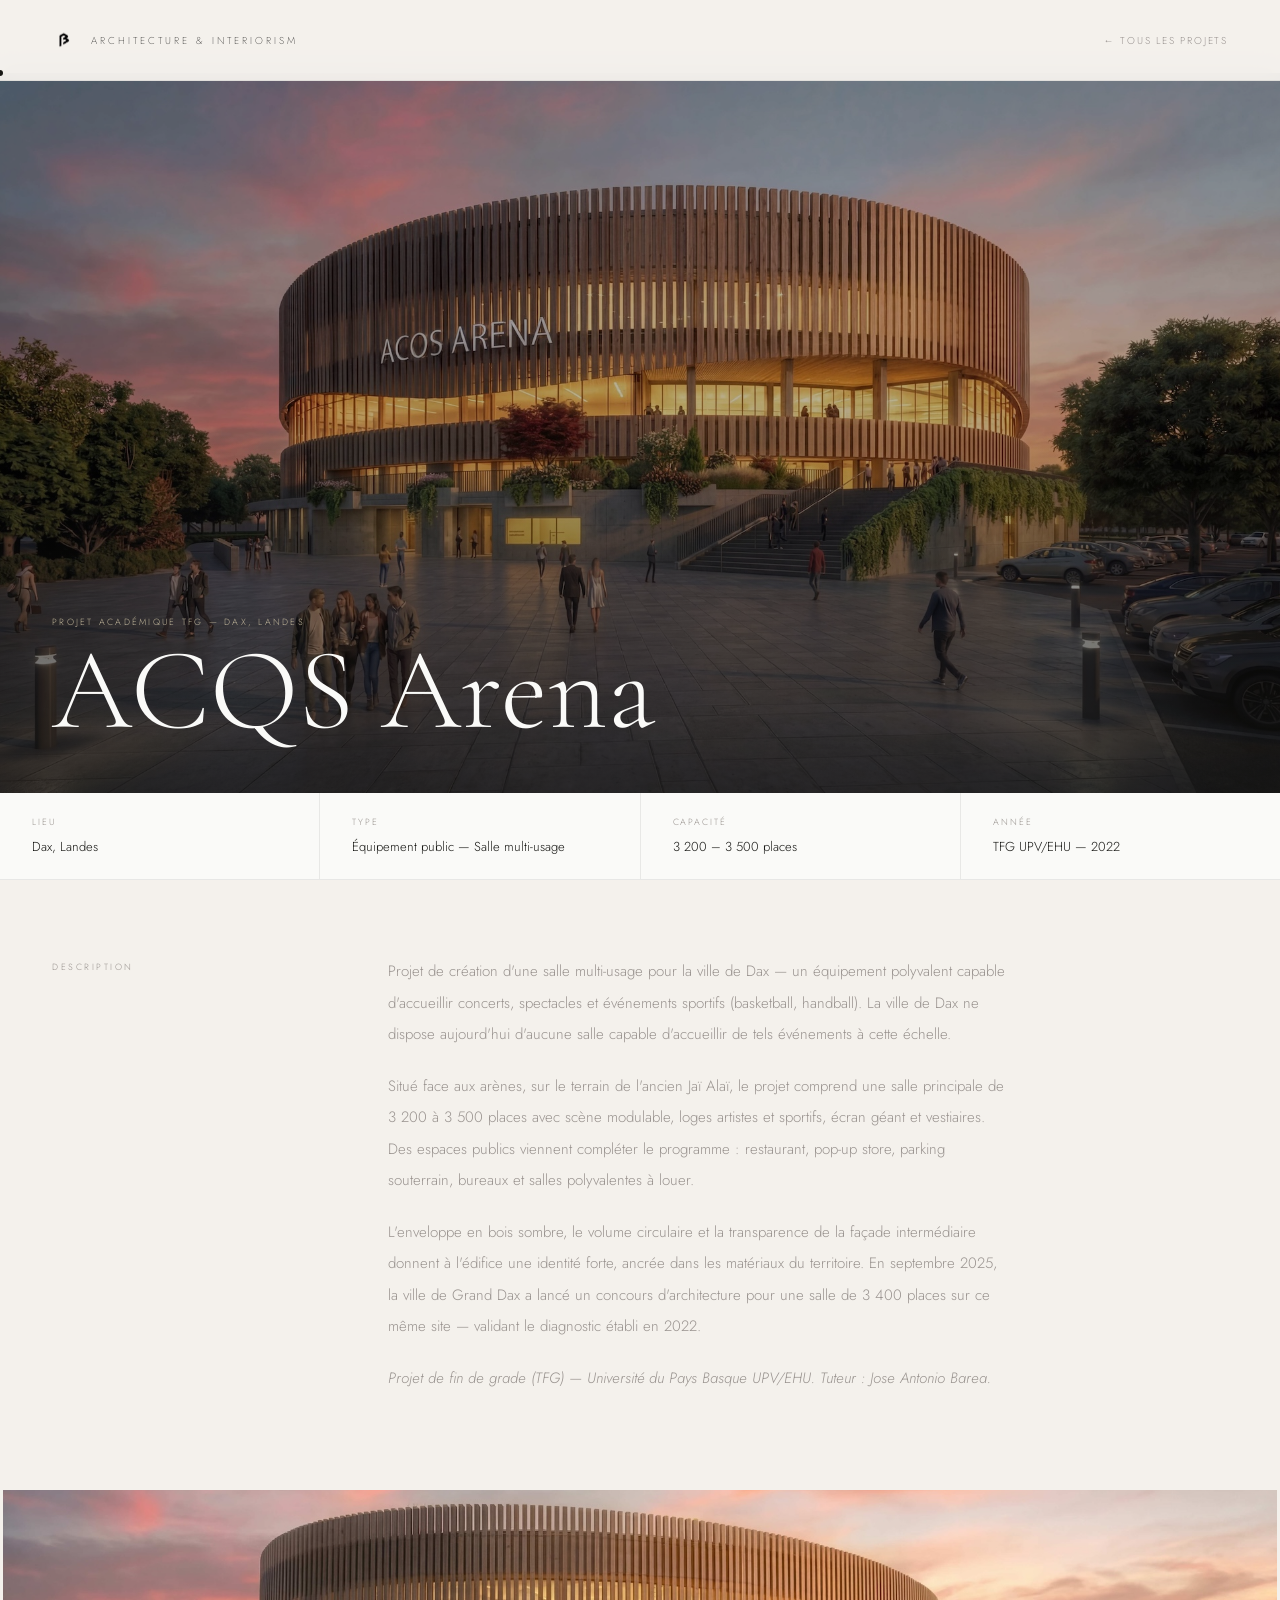
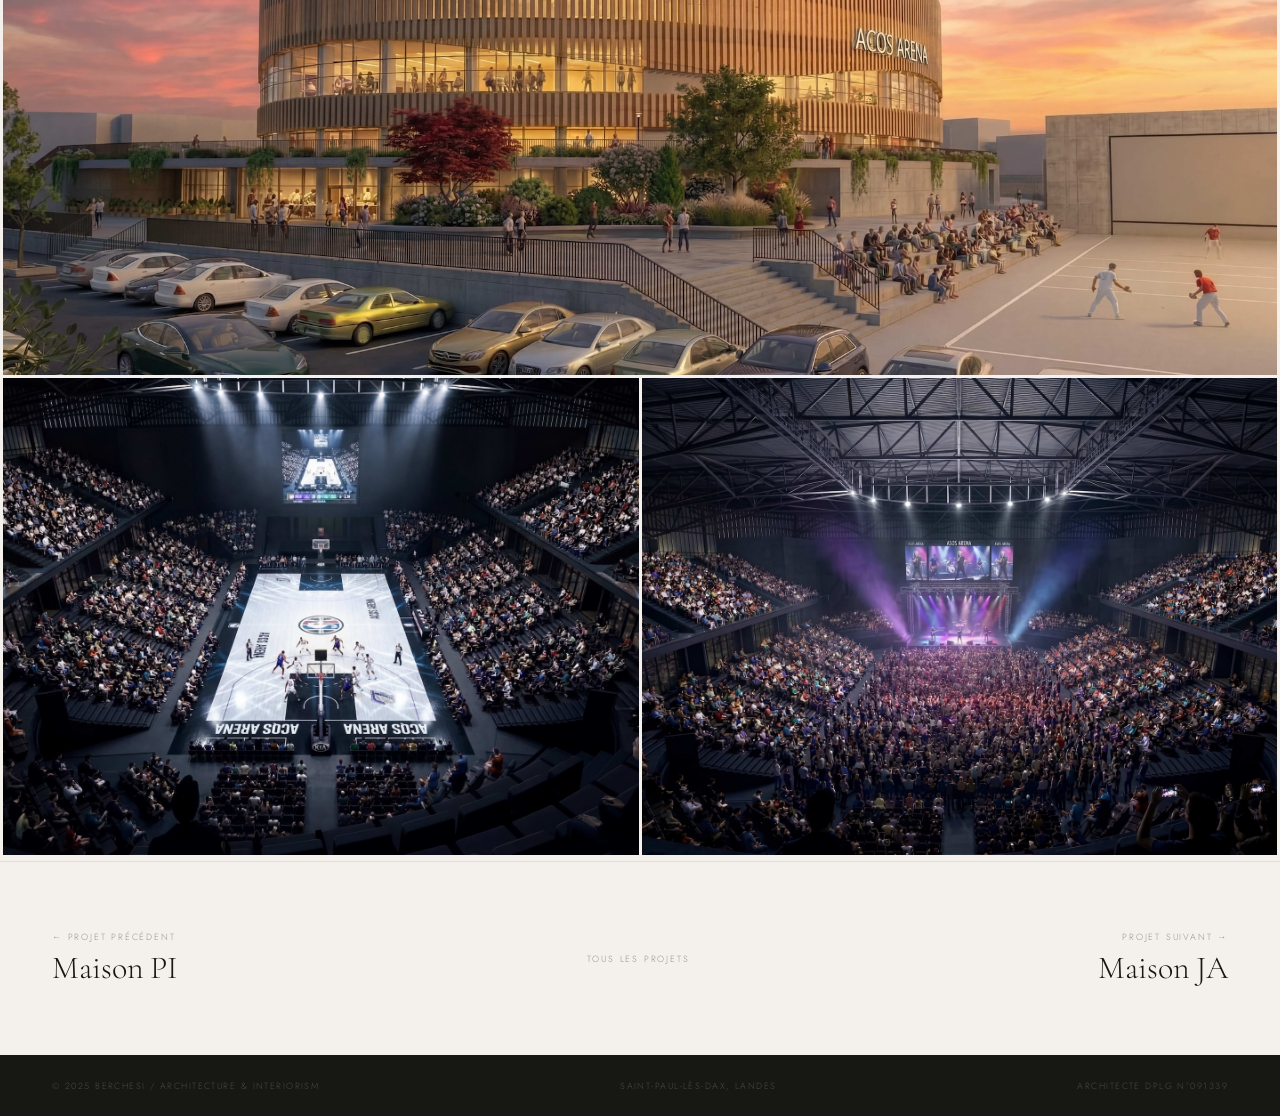
<file: projet-acqs.html>
<!DOCTYPE html>
<html lang="fr">
<head>
<meta charset="UTF-8"/>
<meta name="viewport" content="width=device-width,initial-scale=1.0"/>
<title>ACQS Arena — Projet TFG Dax | Berchesi Architecture</title>
<meta name="description" content="ACQS Arena — Salle multi-usage pour la ville de Dax. 3200 places, concerts et sports. Projet académique TFG UPV/EHU 2022. Berchesi Architecture."/>
<link rel="preconnect" href="https://fonts.googleapis.com"/>
<link rel="preconnect" href="https://fonts.gstatic.com" crossorigin/>
<link href="https://fonts.googleapis.com/css2?family=Cormorant+Garamond:ital,wght@0,300;1,300&family=Jost:wght@200;300;400&display=swap" rel="stylesheet"/>
<link rel="stylesheet" href="projet.css"/>
</head>
<body>
<div id="cur"></div>
<nav>
  <a href="index.html" class="nav-logo"><img src="img/logo_final.png" alt="Berchesi Architecture"/><span class="nav-name">Architecture & Interiorism</span></a>
  <a href="index.html#projets" class="nav-back">← Tous les projets</a>
</nav>
<div class="proj-hero">
  <img src="img/acqs_hero.jpg" alt="ACQS Arena Dax" style="object-position:center 38%"/>
  <div class="phov"></div>
  <div class="phi">
    <p class="proj-tag">Projet académique TFG — Dax, Landes</p>
    <h1 class="proj-title">ACQS Arena</h1>
  </div>
</div>
<div class="meta-bar">
  <div class="mi"><label>Lieu</label><span>Dax, Landes</span></div>
  <div class="mi"><label>Type</label><span>Équipement public — Salle multi-usage</span></div>
  <div class="mi"><label>Capacité</label><span>3 200 – 3 500 places</span></div>
  <div class="mi"><label>Année</label><span>TFG UPV/EHU — 2022</span></div>
</div>
<div class="proj-desc">
  <p class="pdlbl rv">Description</p>
  <div class="pdbody rv d1">
    <p>Projet de création d'une salle multi-usage pour la ville de Dax — un équipement polyvalent capable d'accueillir concerts, spectacles et événements sportifs (basketball, handball). La ville de Dax ne dispose aujourd'hui d'aucune salle capable d'accueillir de tels événements à cette échelle.</p>
    <p>Situé face aux arènes, sur le terrain de l'ancien Jaï Alaï, le projet comprend une salle principale de 3 200 à 3 500 places avec scène modulable, loges artistes et sportifs, écran géant et vestiaires. Des espaces publics viennent compléter le programme : restaurant, pop-up store, parking souterrain, bureaux et salles polyvalentes à louer.</p>
    <p>L'enveloppe en bois sombre, le volume circulaire et la transparence de la façade intermédiaire donnent à l'édifice une identité forte, ancrée dans les matériaux du territoire. En septembre 2025, la ville de Grand Dax a lancé un concours d'architecture pour une salle de 3 400 places sur ce même site — validant le diagnostic établi en 2022.</p>
    <p><em>Projet de fin de grade (TFG) — Université du Pays Basque UPV/EHU. Tuteur : Jose Antonio Barea.</em></p>
  </div>
</div>
<div class="gallery">
  <div class="gr r1"><div class="gi cinema rv"><img src="img/acqs_2.jpg" alt="ACQS Arena vue extérieure atardecer"/></div></div>
  <div class="gr r2">
    <div class="gi med rv"><img src="img/acqs_3.jpg" alt="ACQS Arena configuration basketball"/></div>
    <div class="gi med rv d1"><img src="img/acqs_4.jpg" alt="ACQS Arena configuration concert"/></div>
  </div>
</div>
<div class="pnav">
  <a href="projet-pi.html" class="pv"><span class="pnav-lbl">← Projet précédent</span><span class="pnav-name">Maison PI</span></a>
  <a href="index.html#projets" class="pnav-home">Tous les projets</a>
  <a href="projet-ja.html" class="nx"><span class="pnav-lbl">Projet suivant →</span><span class="pnav-name">Maison JA</span></a>
</div>
<footer><span>© 2025 Berchesi / Architecture & Interiorism</span><span>Saint-Paul-lès-Dax, Landes</span><span>Architecte DPLG N°091339</span></footer>
<script>
const cur=document.getElementById('cur');
document.addEventListener('mousemove',e=>{cur.style.left=e.clientX+'px';cur.style.top=e.clientY+'px'});
document.querySelectorAll('a,.gi').forEach(el=>{el.addEventListener('mouseenter',()=>cur.classList.add('h'));el.addEventListener('mouseleave',()=>cur.classList.remove('h'));});
const obs=new IntersectionObserver(entries=>{entries.forEach(e=>{if(e.isIntersecting){e.target.classList.add('vis');obs.unobserve(e.target);}});},{threshold:.08});
document.querySelectorAll('.rv').forEach(el=>obs.observe(el));
</script>
</body>
</html>
</file>
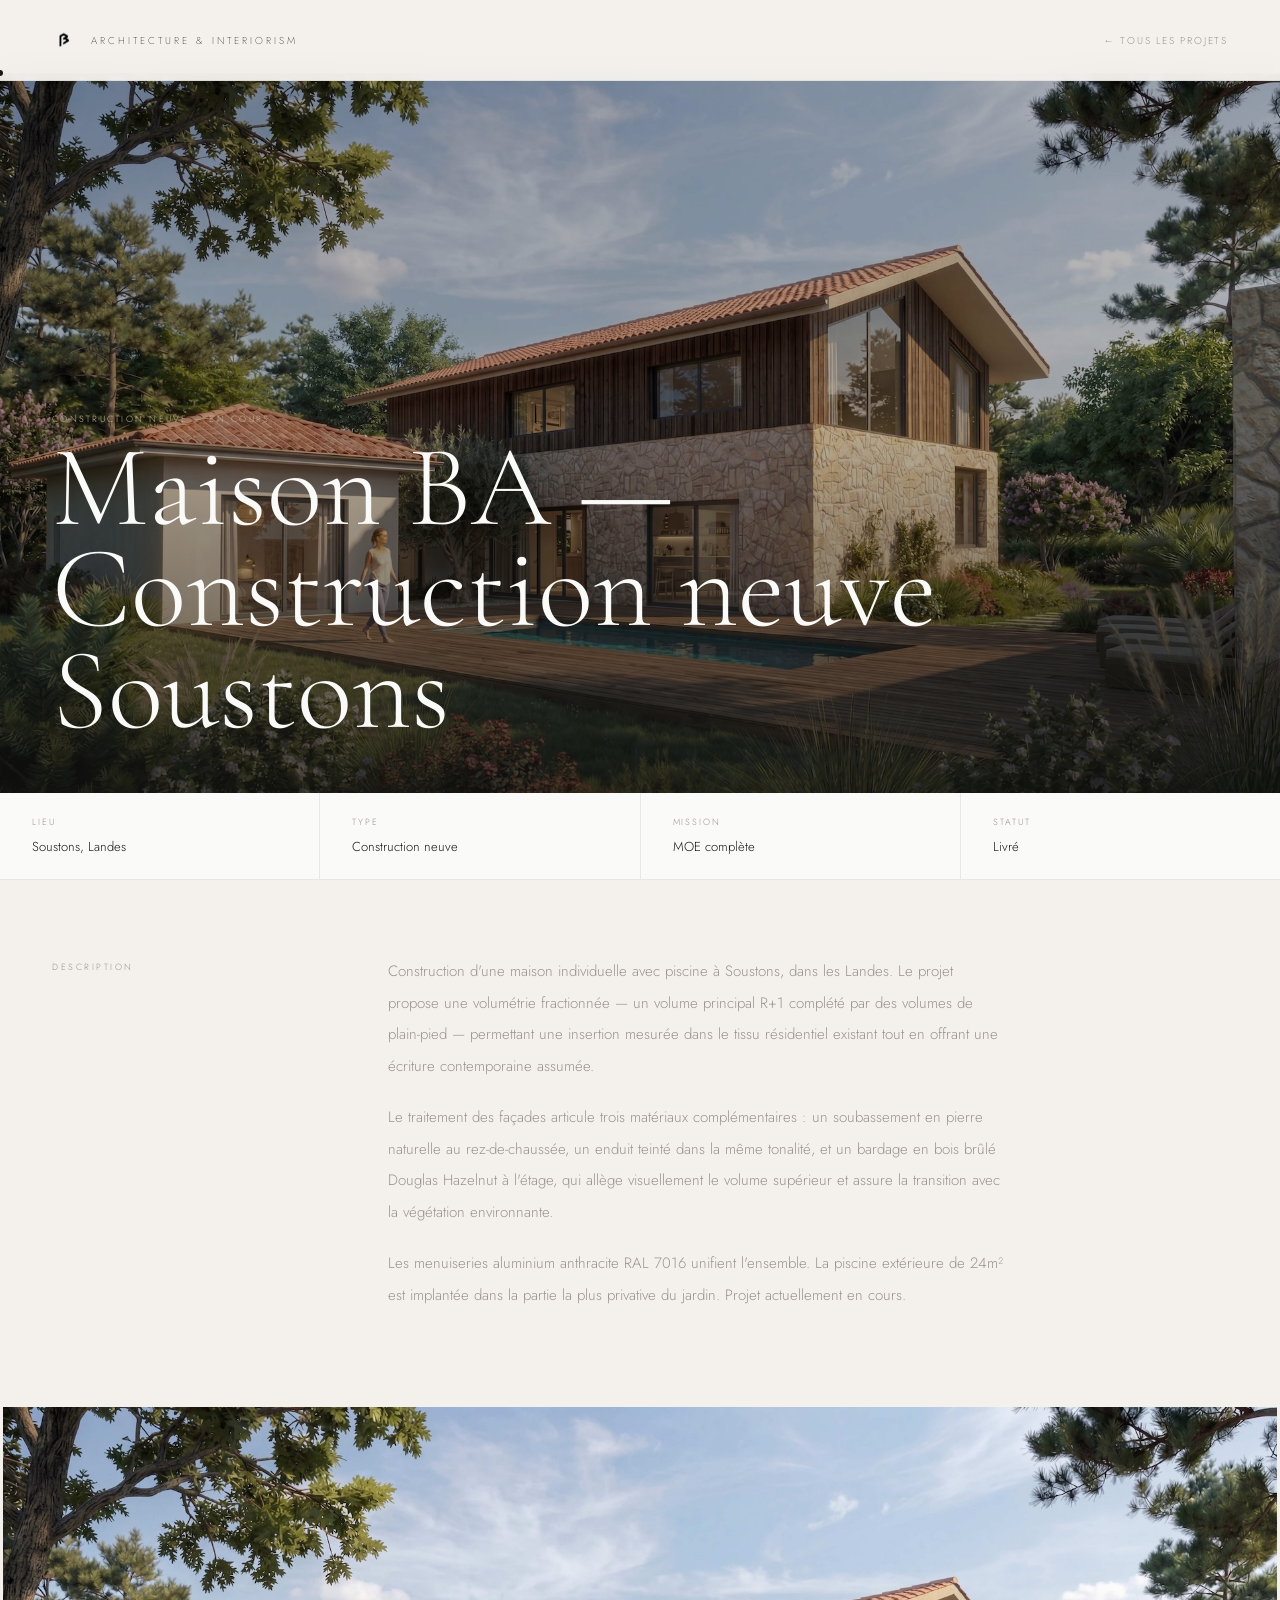
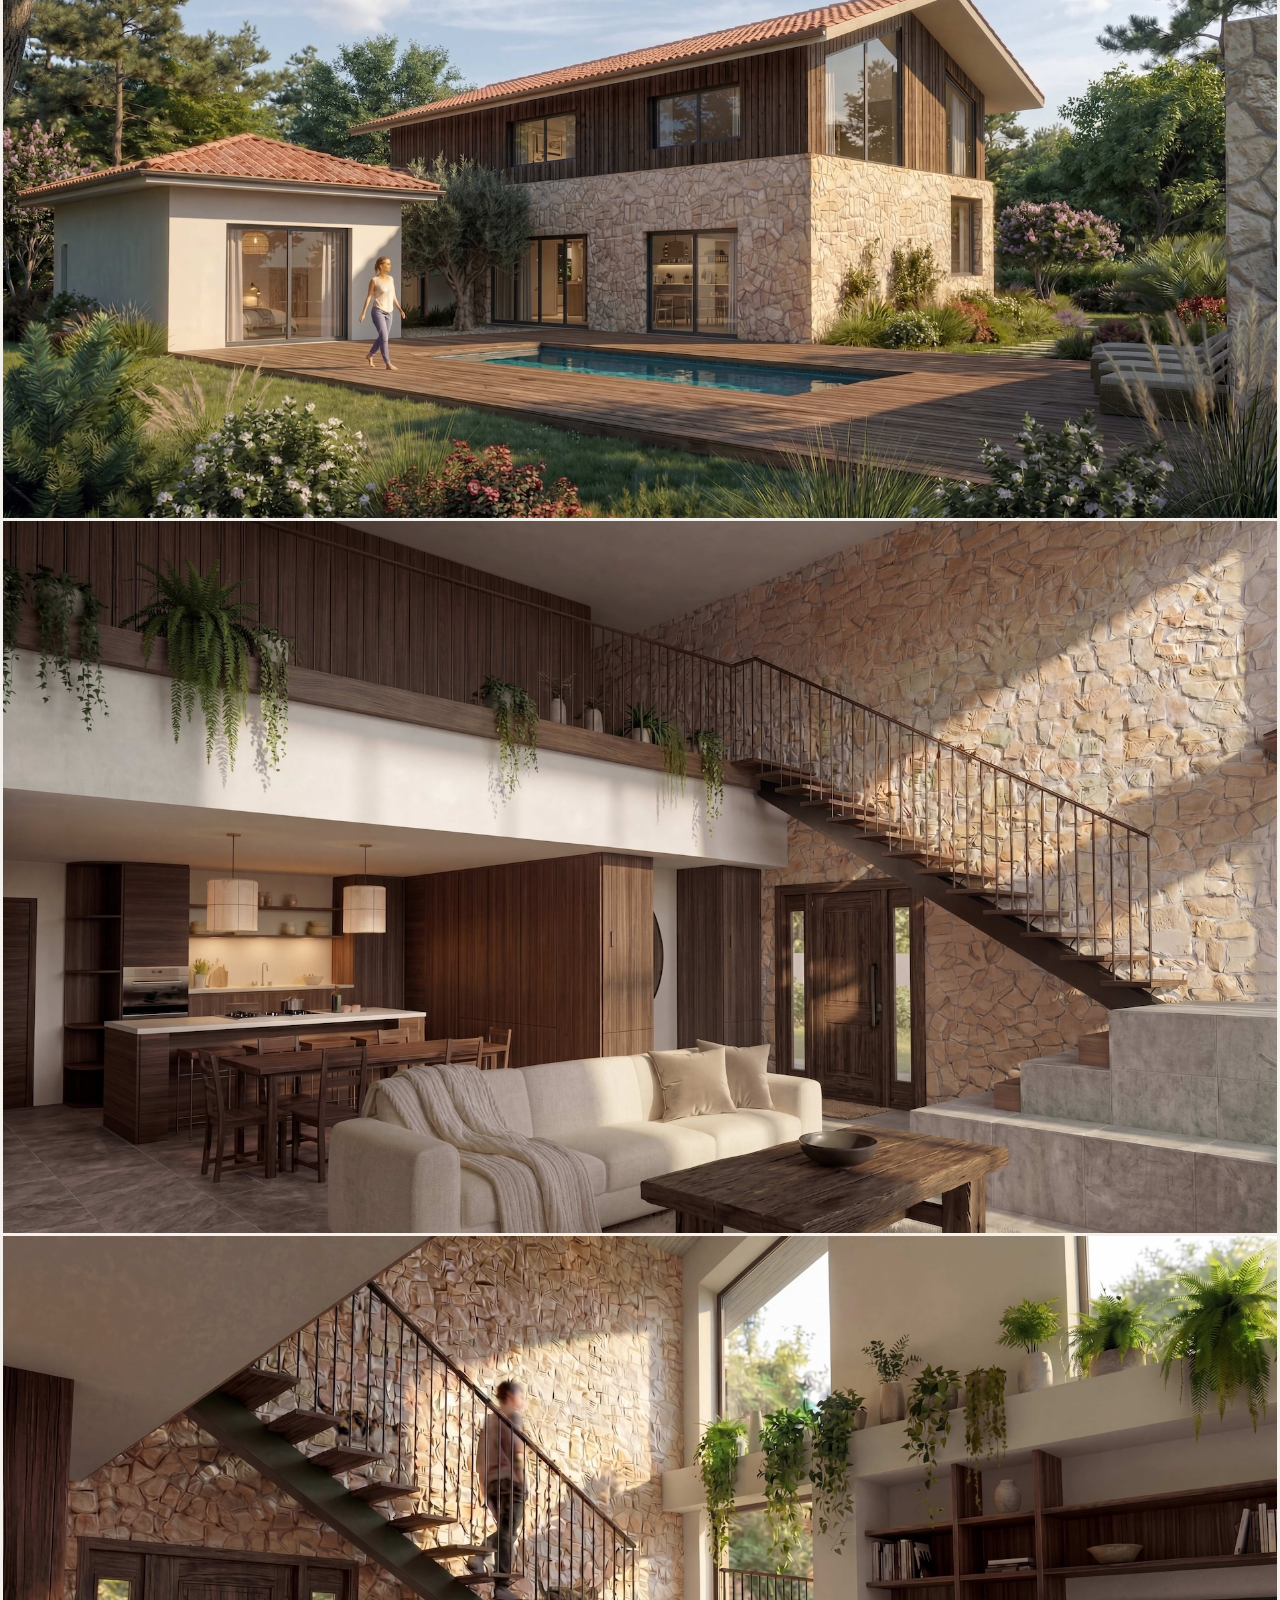
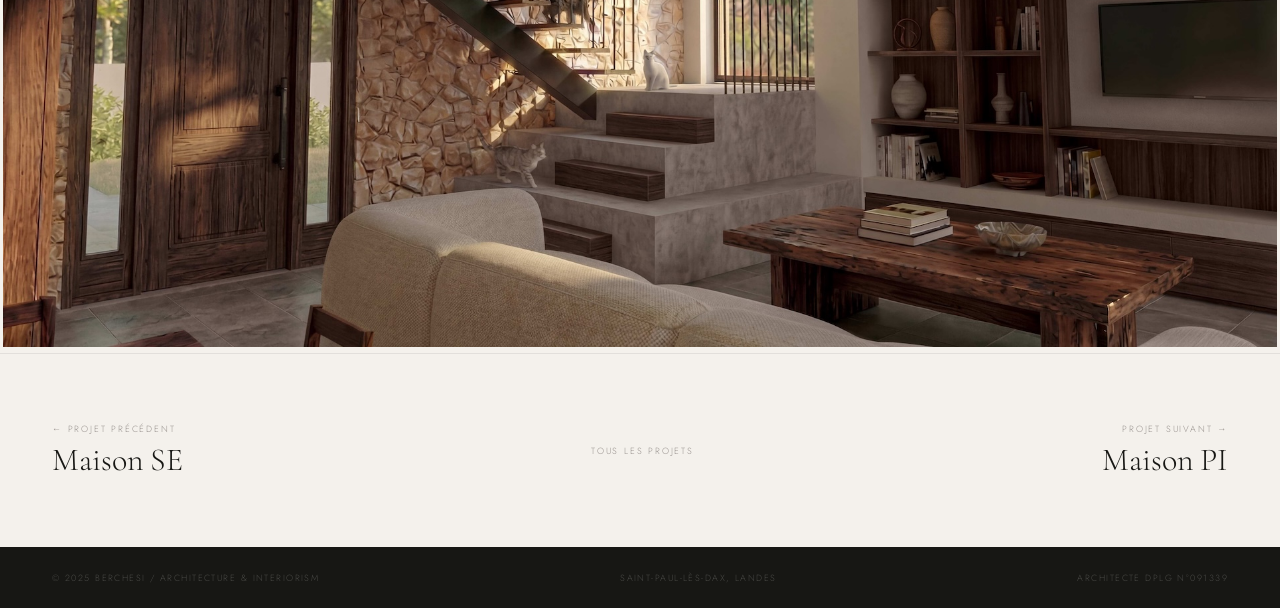
<file: projet-ba.html>
<!DOCTYPE html>
<html lang="fr">
<head>
<meta charset="UTF-8"/>
<meta name="viewport" content="width=device-width,initial-scale=1.0"/>
<title>Maison BA — Construction neuve Soustons | Berchesi Architecture</title>
<meta name="description" content="Maison BA — Construction neuve avec piscine à Soustons, Landes. Pierre naturelle, bardage Douglas Hazelnut brûlé, volumétrie fractionnée. Berchesi Architecture."/>
<link rel="preconnect" href="https://fonts.googleapis.com"/>
<link rel="preconnect" href="https://fonts.gstatic.com" crossorigin/>
<link href="https://fonts.googleapis.com/css2?family=Cormorant+Garamond:ital,wght@0,300;1,300&family=Jost:wght@200;300;400&display=swap" rel="stylesheet"/>
<link rel="stylesheet" href="projet.css"/>
</head>
<body>
<div id="cur"></div>
<nav>
  <a href="index.html" class="nav-logo"><img src="img/logo_final.png" alt="Berchesi Architecture"/><span class="nav-name">Architecture & Interiorism</span></a>
  <a href="index.html#projets" class="nav-back">← Tous les projets</a>
</nav>
<div class="proj-hero">
  <img src="img/ba_hero.jpg" alt="Maison BA — Construction neuve Soustons"/>
  <div class="phov"></div>
  <div class="phi">
    <p class="proj-tag">Construction neuve — En cours</p>
    <h1 class="proj-title">Maison BA — Construction neuve Soustons</h1>
  </div>
</div>
<div class="meta-bar">
  <div class="mi"><label>Lieu</label><span>Soustons, Landes</span></div>
  <div class="mi"><label>Type</label><span>Construction neuve</span></div>
  <div class="mi"><label>Mission</label><span>MOE complète</span></div>
  <div class="mi"><label>Statut</label><span>Livré</span></div>
</div>
<div class="proj-desc">
  <p class="pdlbl rv">Description</p>
  <div class="pdbody rv d1"><p>Construction d'une maison individuelle avec piscine à Soustons, dans les Landes. Le projet propose une volumétrie fractionnée — un volume principal R+1 complété par des volumes de plain-pied — permettant une insertion mesurée dans le tissu résidentiel existant tout en offrant une écriture contemporaine assumée.</p><p>Le traitement des façades articule trois matériaux complémentaires : un soubassement en pierre naturelle au rez-de-chaussée, un enduit teinté dans la même tonalité, et un bardage en bois brûlé Douglas Hazelnut à l'étage, qui allège visuellement le volume supérieur et assure la transition avec la végétation environnante.</p><p>Les menuiseries aluminium anthracite RAL 7016 unifient l'ensemble. La piscine extérieure de 24m² est implantée dans la partie la plus privative du jardin. Projet actuellement en cours.</p></div>
</div>
<div class="gallery">
  <div class="gr r1">
    <div class="gi rv" style="aspect-ratio:auto"><img src="img/ba_hero.jpg" alt="Maison BA render extérieur" style="object-fit:contain;background:#111"/></div>
  </div>
  <div class="gr r1">
    <div class="gi rv" style="aspect-ratio:auto"><img src="img/ba_2.jpg" alt="Maison BA intérieur double hauteur" style="object-fit:contain;background:#111"/></div>
  </div>
  <div class="gr r1">
    <div class="gi rv" style="aspect-ratio:auto"><img src="img/ba_3.jpg" alt="Maison BA living pierre bois" style="object-fit:contain;background:#111"/></div>
  </div>
</div>

<div class="pnav">
  <a href="projet-se.html" class="pv"><span class="pnav-lbl">← Projet précédent</span><span class="pnav-name">Maison SE</span></a>
  <a href="index.html#projets" class="pnav-home">Tous les projets</a>
  <a href="projet-pi.html" class="nx"><span class="pnav-lbl">Projet suivant →</span><span class="pnav-name">Maison PI</span></a>
</div>
<footer><span>© 2025 Berchesi / Architecture & Interiorism</span><span>Saint-Paul-lès-Dax, Landes</span><span>Architecte DPLG N°091339</span></footer>
<script>
const cur=document.getElementById('cur');
document.addEventListener('mousemove',e=>{cur.style.left=e.clientX+'px';cur.style.top=e.clientY+'px'});
document.querySelectorAll('a,.gi').forEach(el=>{el.addEventListener('mouseenter',()=>cur.classList.add('h'));el.addEventListener('mouseleave',()=>cur.classList.remove('h'));});
const obs=new IntersectionObserver(entries=>{entries.forEach(e=>{if(e.isIntersecting){e.target.classList.add('vis');obs.unobserve(e.target);}});},{threshold:.08});
document.querySelectorAll('.rv').forEach(el=>obs.observe(el));
const bw=document.querySelector('.ba-wrap');
if(bw){
  const bef=bw.querySelector('.ba-before'),hdl=bw.querySelector('.ba-hdl');
  let drag=false;
  function upd(x){const r=bw.getBoundingClientRect();const p=Math.max(0,Math.min(100,(x-r.left)/r.width*100));bef.style.clipPath='inset(0 '+(100-p)+'% 0 0)';hdl.style.left=p+'%';}
  bw.addEventListener('mousedown',e=>{drag=true;upd(e.clientX);});
  window.addEventListener('mousemove',e=>{if(drag)upd(e.clientX);});
  window.addEventListener('mouseup',()=>drag=false);
  bw.addEventListener('touchstart',e=>{drag=true;upd(e.touches[0].clientX);},{passive:true});
  window.addEventListener('touchmove',e=>{if(drag)upd(e.touches[0].clientX);},{passive:true});
  window.addEventListener('touchend',()=>drag=false);
}
</script>
</body>
</html>
</file>
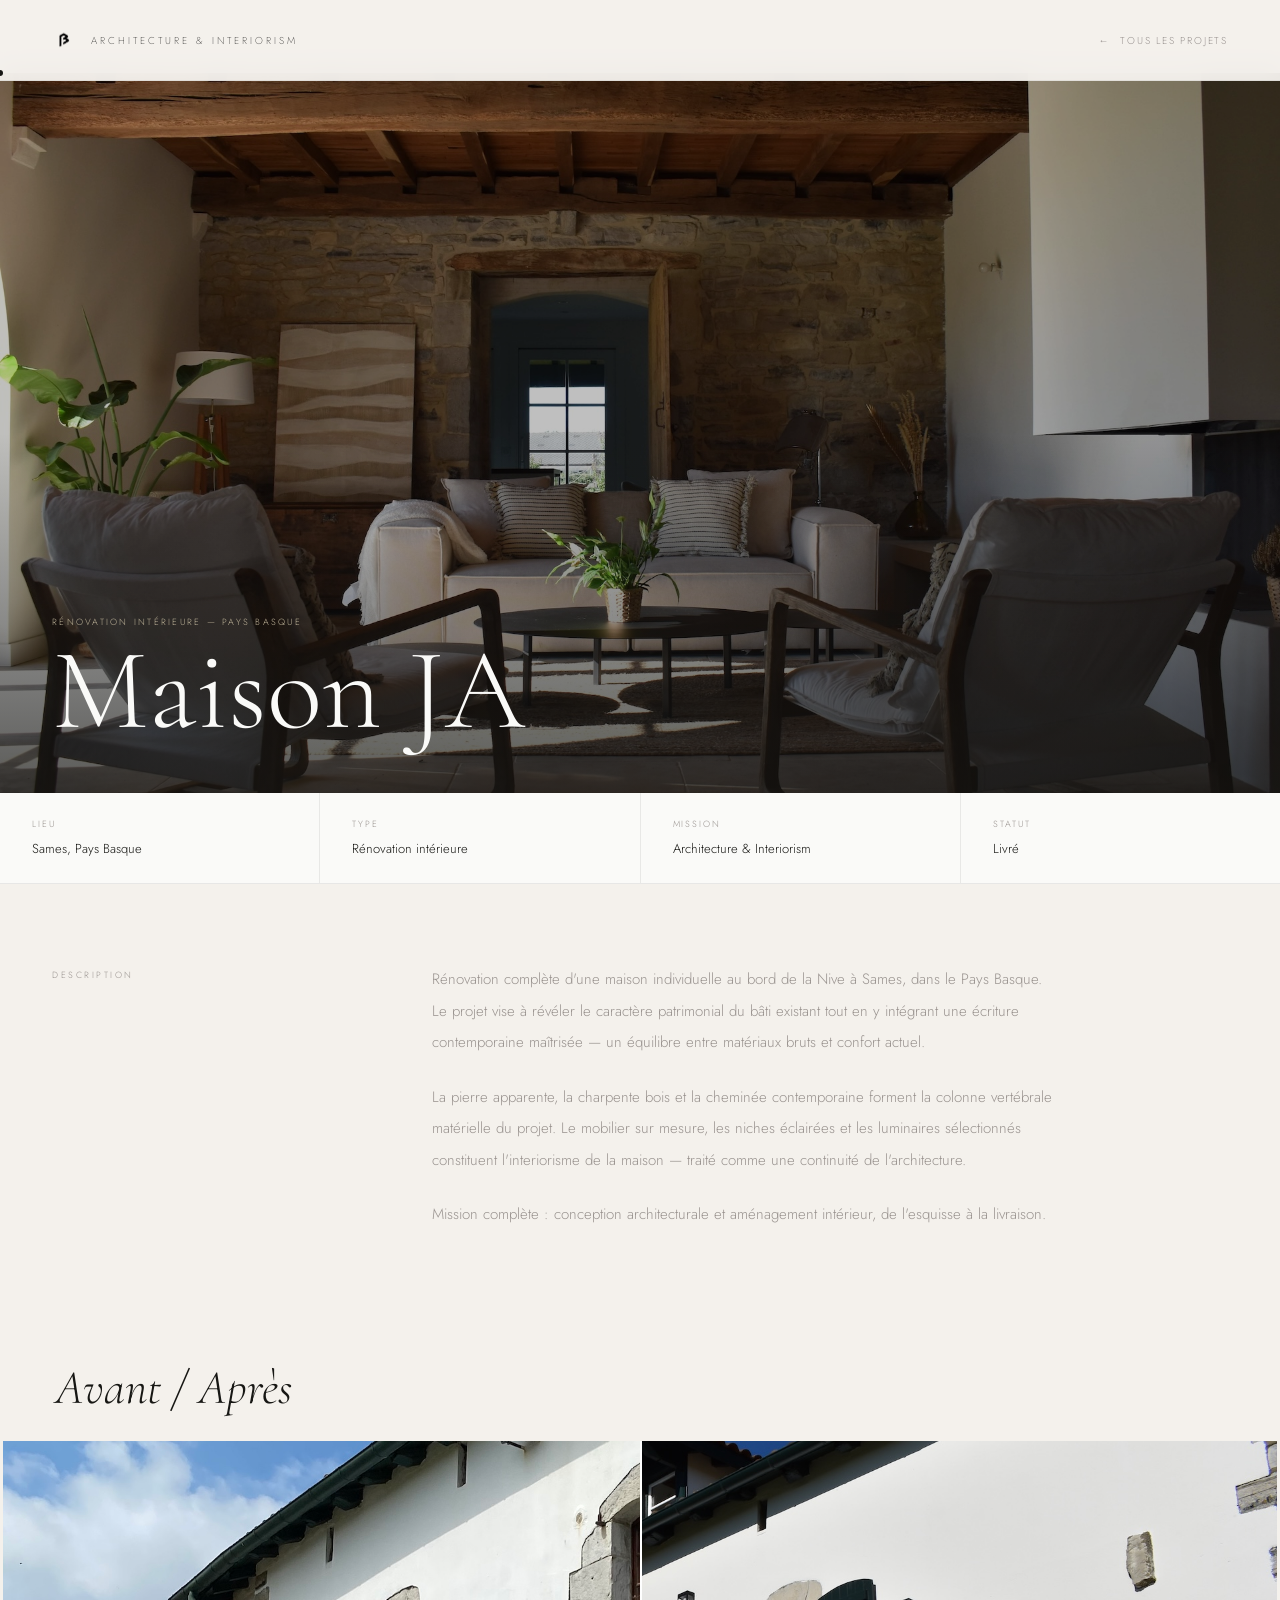
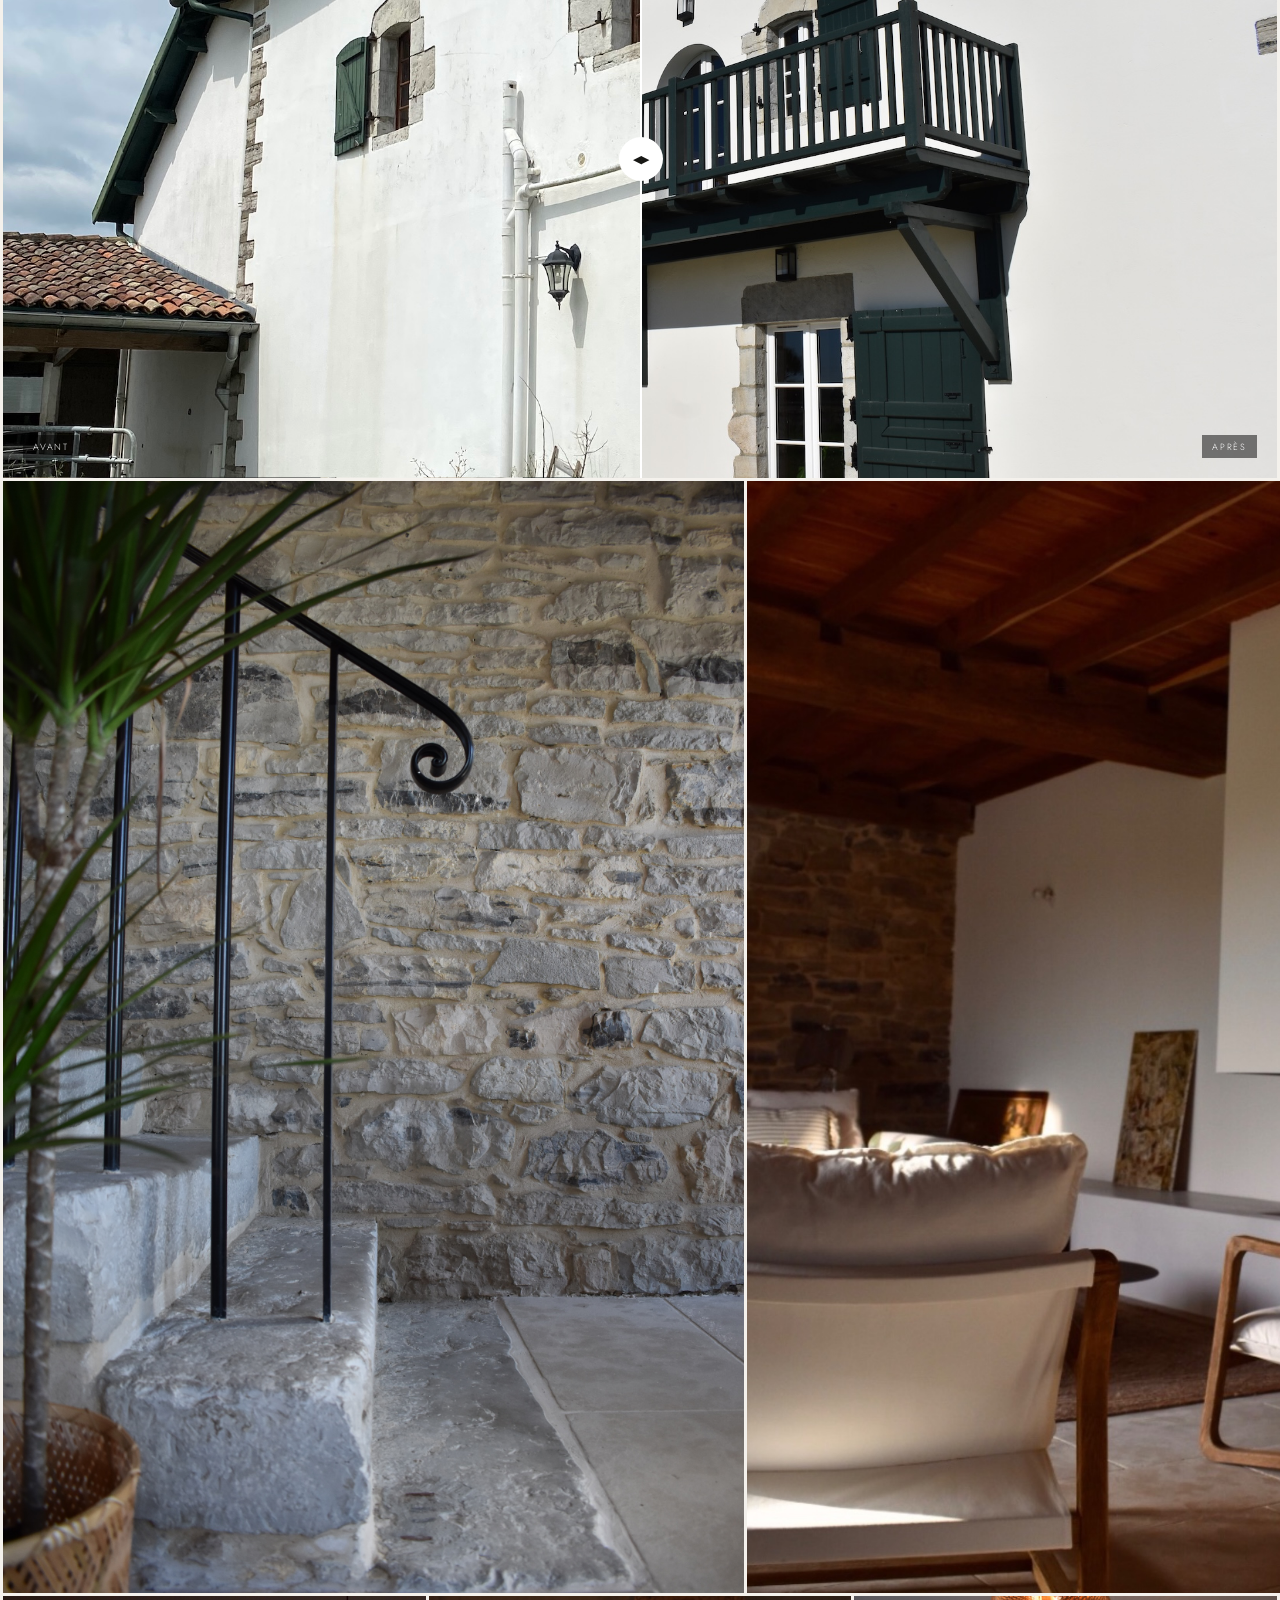
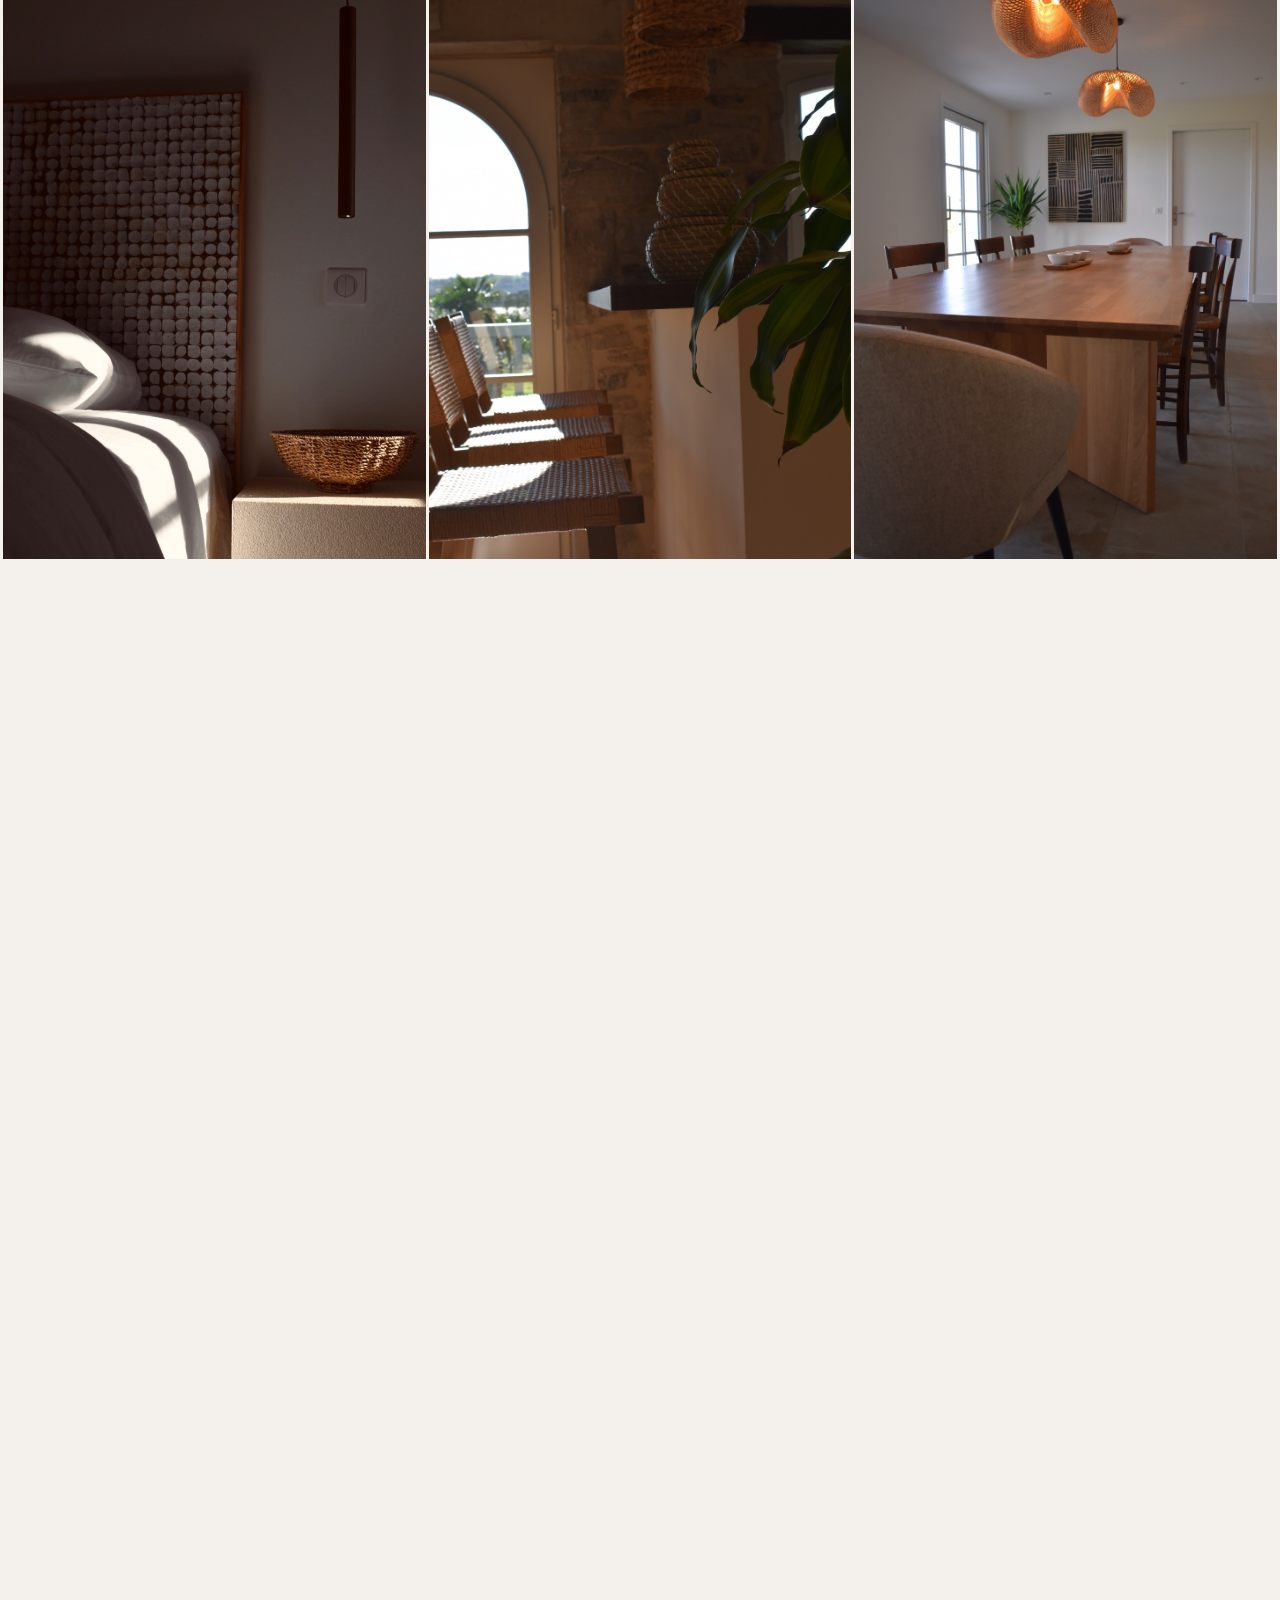
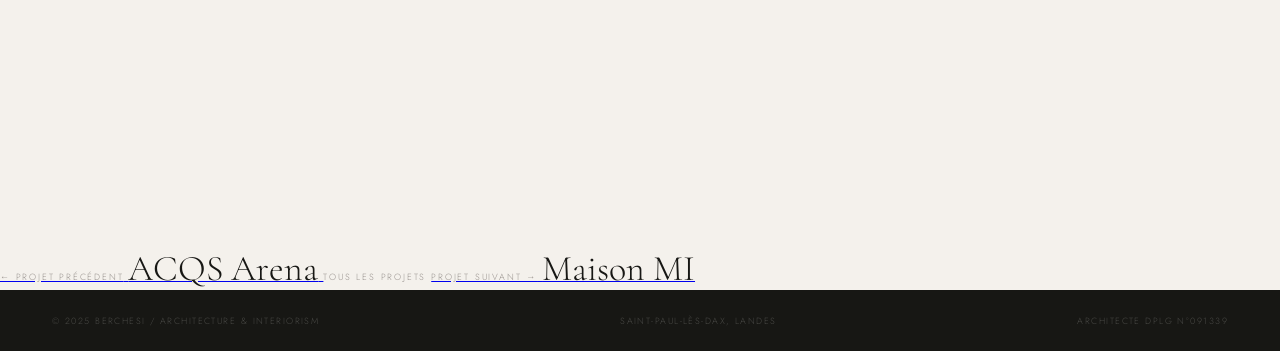
<file: projet-ja.html>
<!DOCTYPE html>
<html lang="fr">
<head>
<meta charset="UTF-8"/>
<meta name="viewport" content="width=device-width,initial-scale=1.0"/>
<title>Maison JA — Rénovation intérieure | Berchesi Architecture</title>
<meta name="description" content="Maison JA — Rénovation complète d'une maison individuelle à Sames, Pays Basque. Pierre apparente, charpente bois, cheminée contemporaine. Berchesi Architecture, Landes."/>
<link rel="canonical" href="https://www.berchesi.com/projet-ja.html"/>
<link rel="preconnect" href="https://fonts.googleapis.com"/>
<link rel="preconnect" href="https://fonts.gstatic.com" crossorigin/>
<link href="https://fonts.googleapis.com/css2?family=Cormorant+Garamond:ital,wght@0,300;0,400;1,300&family=Jost:wght@200;300;400&display=swap" rel="stylesheet"/>
<style>
:root{--cream:#F4F1EC;--white:#FAFAF8;--dark:#171714;--stone:#9A9490;--sand:#BFB49A;--fs:'Cormorant Garamond',serif;--fb:'Jost',sans-serif;}
*,*::before,*::after{margin:0;padding:0;box-sizing:border-box}
html{scroll-behavior:smooth}
body{background:var(--cream);color:var(--dark);font-family:var(--fb);font-weight:300;overflow-x:hidden;cursor:none}
#cur{position:fixed;width:6px;height:6px;background:var(--dark);border-radius:50%;pointer-events:none;z-index:9999;transform:translate(-50%,-50%);transition:width .25s,height .25s}
#cur.h{width:36px;height:36px;background:transparent;border:1px solid var(--dark)}

/* NAV */
nav{position:fixed;top:0;left:0;right:0;z-index:200;padding:24px 52px;display:flex;justify-content:space-between;align-items:center;background:rgba(244,241,236,.95);backdrop-filter:blur(12px);border-bottom:1px solid rgba(23,23,20,.06)}
.nav-logo{display:flex;align-items:center;gap:12px;text-decoration:none}
.nav-logo img{height:32px;width:auto;filter:invert(1)}
.nav-name{font-family:var(--fb);font-weight:200;font-size:10px;letter-spacing:.3em;text-transform:uppercase;color:var(--dark)}
.nav-back{font-size:10px;letter-spacing:.18em;text-transform:uppercase;color:var(--stone);text-decoration:none;display:flex;align-items:center;gap:10px;transition:color .3s}
.nav-back:hover{color:var(--dark)}
.nav-back::before{content:'←'}

/* HERO */
.proj-hero{height:80vh;min-height:500px;position:relative;overflow:hidden;margin-top:0}
.proj-hero img{width:100%;height:100%;object-fit:cover;display:block;filter:brightness(.75)}
.proj-hero-overlay{position:absolute;inset:0;background:linear-gradient(to top,rgba(23,23,20,.6) 0%,transparent 50%)}
.proj-hero-info{position:absolute;bottom:0;left:0;right:0;padding:52px}
.proj-tag{font-size:9px;letter-spacing:.25em;text-transform:uppercase;color:var(--sand);margin-bottom:12px}
.proj-title{font-family:var(--fs);font-size:clamp(52px,9vw,120px);font-weight:300;color:var(--white);line-height:.88}

/* META BAR */
.meta-bar{display:flex;gap:0;border-bottom:1px solid rgba(23,23,20,.08);background:var(--white)}
.meta-item{flex:1;padding:24px 32px;border-right:1px solid rgba(23,23,20,.08)}
.meta-item:last-child{border-right:none}
.meta-item label{display:block;font-size:9px;letter-spacing:.22em;text-transform:uppercase;color:var(--stone);margin-bottom:6px}
.meta-item span{font-size:13px;color:var(--dark);font-weight:300}

/* DESCRIPTION */
.proj-desc{padding:80px 52px;display:grid;grid-template-columns:300px 1fr;gap:80px;max-width:1280px;margin:0 auto}
.proj-desc-lbl{font-size:9px;letter-spacing:.28em;text-transform:uppercase;color:var(--stone);padding-top:4px}
.proj-desc-body p{font-size:15px;line-height:2.1;color:var(--stone);max-width:620px}

/* GALLERY */
.gallery{padding:0 3px 3px}
.gallery-row{display:grid;gap:3px;margin-bottom:3px}
.gallery-row.r2{grid-template-columns:1fr 1fr}
.gallery-row.r3{grid-template-columns:1fr 1fr 1fr}
.gallery-row.r-7-5{grid-template-columns:7fr 5fr}
.gallery-row.r-5-7{grid-template-columns:5fr 7fr}
.gallery-row.r1{grid-template-columns:1fr}
.gimg{overflow:hidden;display:block}
.gimg img{width:100%;height:100%;object-fit:cover;display:block;transition:transform .8s cubic-bezier(.16,1,.3,1)}
.gimg:hover img{transform:scale(1.03)}
.gimg.tall{aspect-ratio:3/4}
.gimg.wide{aspect-ratio:16/8}
.gimg.sq{aspect-ratio:1/1}
.gimg.cinema{aspect-ratio:21/8}

/* BEFORE/AFTER */
.ba-section{padding:0 3px 3px}
.ba-title{padding:48px 52px 24px;font-family:var(--fs);font-size:clamp(28px,4vw,48px);font-weight:300;font-style:italic}
.ba-wrap{position:relative;overflow:hidden;cursor:ew-resize;user-select:none;aspect-ratio:16/8}
.ba-wrap img{position:absolute;inset:0;width:100%;height:100%;object-fit:cover}
.ba-after-img{z-index:1}
.ba-before-img{z-index:2;clip-path:inset(0 50% 0 0)}
.ba-handle{position:absolute;top:0;bottom:0;left:50%;z-index:3;width:2px;background:white;cursor:ew-resize}
.ba-handle-btn{position:absolute;top:50%;left:50%;transform:translate(-50%,-50%);width:44px;height:44px;background:white;border-radius:50%;display:flex;align-items:center;justify-content:center;font-size:11px;color:var(--dark)}
.ba-lbl{position:absolute;z-index:4;bottom:20px;font-size:9px;letter-spacing:.2em;text-transform:uppercase;background:rgba(0,0,0,.5);color:white;padding:5px 10px}
.ba-lbl.left{left:20px}
.ba-lbl.right{right:20px}

/* NAV PROJECTS */
.proj-nav{padding:72px 52px;display:flex;justify-content:space-between;align-items:center;border-top:1px solid rgba(23,23,20,.08)}
.proj-nav a{text-decoration:none;display:flex;flex-direction:column;gap:6px}
.proj-nav-lbl{font-size:9px;letter-spacing:.2em;text-transform:uppercase;color:var(--stone)}
.proj-nav-name{font-family:var(--fs);font-size:clamp(20px,3vw,36px);font-weight:300;color:var(--dark);transition:color .3s}
.proj-nav a:hover .proj-nav-name{color:var(--stone)}
.proj-nav a.next{text-align:right}
.proj-nav-home{font-size:9px;letter-spacing:.2em;text-transform:uppercase;color:var(--stone);text-decoration:none;transition:color .3s}
.proj-nav-home:hover{color:var(--dark)}

/* FOOTER */
footer{background:var(--dark);padding:24px 52px;display:flex;justify-content:space-between;align-items:center}
footer span{font-size:9px;letter-spacing:.16em;text-transform:uppercase;color:rgba(250,250,248,.22)}

/* REVEAL */
.rv{opacity:0;transform:translateY(24px);transition:opacity .75s cubic-bezier(.16,1,.3,1),transform .75s cubic-bezier(.16,1,.3,1)}
.rv.vis{opacity:1;transform:none}
.rv.d1{transition-delay:.1s}.rv.d2{transition-delay:.2s}

@media(max-width:768px){
  nav{padding:16px 24px}
  .proj-hero{height:60vh}
  .proj-hero-info{padding:32px 24px}
  .meta-bar{flex-wrap:wrap}
  .meta-item{flex:1 1 50%;border-right:none;border-bottom:1px solid rgba(23,23,20,.08);padding:18px 24px}
  .proj-desc{grid-template-columns:1fr;padding:56px 24px;gap:20px}
  .gallery-row.r2,.gallery-row.r3,.gallery-row.r-7-5,.gallery-row.r-5-7{grid-template-columns:1fr}
  .proj-nav{padding:48px 24px;flex-direction:column;gap:32px;text-align:center}
  footer{flex-direction:column;gap:8px;padding:20px;text-align:center}
}
</style>
</head>
<body>
<div id="cur"></div>

<nav>
  <a href="index.html" class="nav-logo">
    <img src="img/logo_final.png" alt="Berchesi Architecture"/>
    <span class="nav-name">Architecture & Interiorism</span>
  </a>
  <a href="index.html#projets" class="nav-back">Tous les projets</a>
</nav>

<!-- HERO -->
<div class="proj-hero" style="margin-top:73px">
  <img src="img/ja_hero.jpg" alt="Maison JA — Rénovation intérieure Sames Pays Basque"/>
  <div class="proj-hero-overlay"></div>
  <div class="proj-hero-info">
    <p class="proj-tag">Rénovation intérieure — Pays Basque</p>
    <h1 class="proj-title">Maison JA</h1>
  </div>
</div>

<!-- META -->
<div class="meta-bar">
  <div class="meta-item"><label>Lieu</label><span>Sames, Pays Basque</span></div>
  <div class="meta-item"><label>Type</label><span>Rénovation intérieure</span></div>
  <div class="meta-item"><label>Mission</label><span>Architecture & Interiorism</span></div>
  <div class="meta-item"><label>Statut</label><span>Livré</span></div>
</div>

<!-- DESCRIPTION -->
<div class="proj-desc">
  <p class="proj-desc-lbl rv">Description</p>
  <div class="proj-desc-body rv d1">
    <p>Rénovation complète d'une maison individuelle au bord de la Nive à Sames, dans le Pays Basque. Le projet vise à révéler le caractère patrimonial du bâti existant tout en y intégrant une écriture contemporaine maîtrisée — un équilibre entre matériaux bruts et confort actuel.</p>
    <br/>
    <p>La pierre apparente, la charpente bois et la cheminée contemporaine forment la colonne vertébrale matérielle du projet. Le mobilier sur mesure, les niches éclairées et les luminaires sélectionnés constituent l'interiorisme de la maison — traité comme une continuité de l'architecture.</p>
    <br/>
    <p>Mission complète : conception architecturale et aménagement intérieur, de l'esquisse à la livraison.</p>
  </div>
</div>


<div class="ba-section">
  <p class="ba-title">Avant / Après</p>
  <div class="ba-wrap" id="baw1">
    <img class="ba-after-img" src="img/ja_10.jpg" alt="Maison JA après" style="position:absolute;inset:0;width:100%;height:100%;object-fit:cover;z-index:1"/>
    <img id="bab1" src="img/ja_9.jpg" alt="Maison JA avant" style="position:absolute;inset:0;width:100%;height:100%;object-fit:cover;z-index:2;clip-path:inset(0 50% 0 0)"/>
    <div class="ba-handle" id="bah1"><div class="ba-handle-btn">◀▶</div></div>
    <span class="ba-lbl left">AVANT</span>
    <span class="ba-lbl right">APRÈS</span>
  </div>
</div>

<!-- GALLERY -->
<div class="gallery">
  <div class="gallery-row r-7-5" style="align-items:stretch">
    <div class="gimg rv" style="aspect-ratio:auto;min-height:420px"><img src="img/ja_2.jpg" alt="Maison JA — Salon pierre et bois"/></div>
    <div class="gimg tall rv d1"><img src="img/ja_3.jpg" alt="Maison JA — Living cheminée"/></div>
  </div>
  <div class="gallery-row r3">
    <div class="gimg tall rv"><img src="img/ja_4.jpg" alt="Maison JA — Séjour cheminée contemporaine"/></div>
    <div class="gimg tall rv d1"><img src="img/ja_5.jpg" alt="Maison JA — Vue vers la Nive"/></div>
    <div class="gimg tall rv d2"><img src="img/ja_6.jpg" alt="Maison JA — Salle à manger"/></div>
  </div>
  <div class="gallery-row r-5-7" style="align-items:stretch">
    <div class="gimg rv" style="aspect-ratio:auto;min-height:380px"><img src="img/ja_7.jpg" alt="Maison JA — Ambiance nocturne"/></div>
    <div class="gimg rv d1" style="aspect-ratio:auto;min-height:380px"><img src="img/ja_8.jpg" alt="Maison JA — Niche éclairée"/></div>
  </div>
  <div class="gallery-row r1">
    <div class="gimg cinema rv"><img src="img/hero_ja.jpg" alt="Maison JA — Vue générale"/></div>
  </div>
</div>

  <a href="projet-acqs.html" class="prev">
    <span class="proj-nav-lbl">← Projet précédent</span>
    <span class="proj-nav-name">ACQS Arena</span>
  </a>
  <a href="index.html#projets" class="proj-nav-home">Tous les projets</a>
  <a href="projet-mi.html" class="next">
    <span class="proj-nav-lbl">Projet suivant →</span>
    <span class="proj-nav-name">Maison MI</span>
  </a>
</div>

<footer>
  <span>© 2025 Berchesi / Architecture & Interiorism</span>
  <span>Saint-Paul-lès-Dax, Landes</span>
  <span>Architecte DPLG N°091339</span>
</footer>

<script>
const cur=document.getElementById('cur');
document.addEventListener('mousemove',e=>{cur.style.left=e.clientX+'px';cur.style.top=e.clientY+'px'});
document.querySelectorAll('a,.gimg').forEach(el=>{
  el.addEventListener('mouseenter',()=>cur.classList.add('h'));
  el.addEventListener('mouseleave',()=>cur.classList.remove('h'));
});
const obs=new IntersectionObserver(entries=>{entries.forEach(e=>{if(e.isIntersecting){e.target.classList.add('vis');obs.unobserve(e.target);}});},{threshold:.08});
document.querySelectorAll('.rv').forEach(el=>obs.observe(el));
function initSlider(wrapId,beforeId,handleId){
  const baw=document.getElementById(wrapId),bab=document.getElementById(beforeId),bah=document.getElementById(handleId);
  if(!baw||!bab||!bah)return;
  let drag=false;
  function upd(x){const r=baw.getBoundingClientRect();const p=Math.max(0,Math.min(100,(x-r.left)/r.width*100));bab.style.clipPath='inset(0 '+(100-p)+'% 0 0)';bah.style.left=p+'%';}
  baw.addEventListener('mousedown',e=>{drag=true;upd(e.clientX);});
  window.addEventListener('mousemove',e=>{if(drag)upd(e.clientX);});
  window.addEventListener('mouseup',()=>drag=false);
  baw.addEventListener('touchstart',e=>{drag=true;upd(e.touches[0].clientX);},{passive:true});
  window.addEventListener('touchmove',e=>{if(drag)upd(e.touches[0].clientX);},{passive:true});
  window.addEventListener('touchend',()=>drag=false);
}
initSlider('baw1','bab1','bah1');
</script>
</body>
</html>
</file>
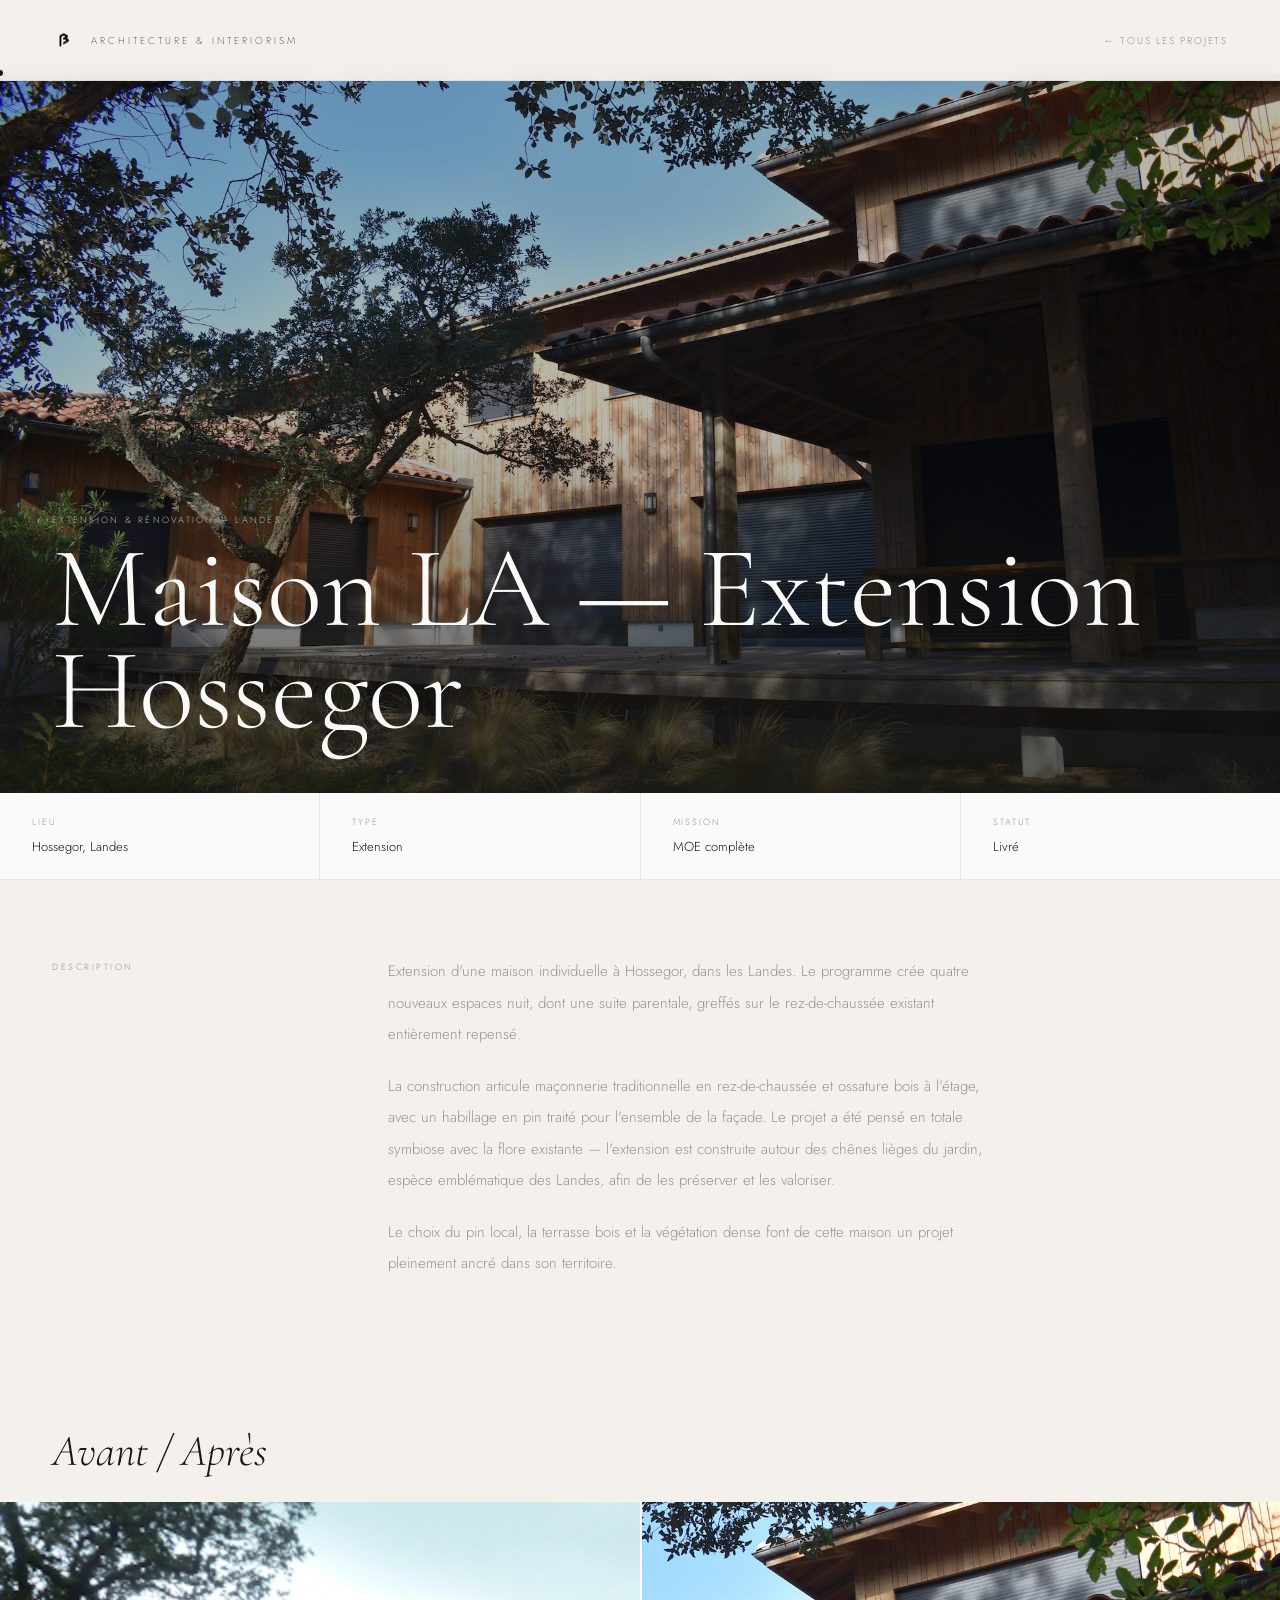
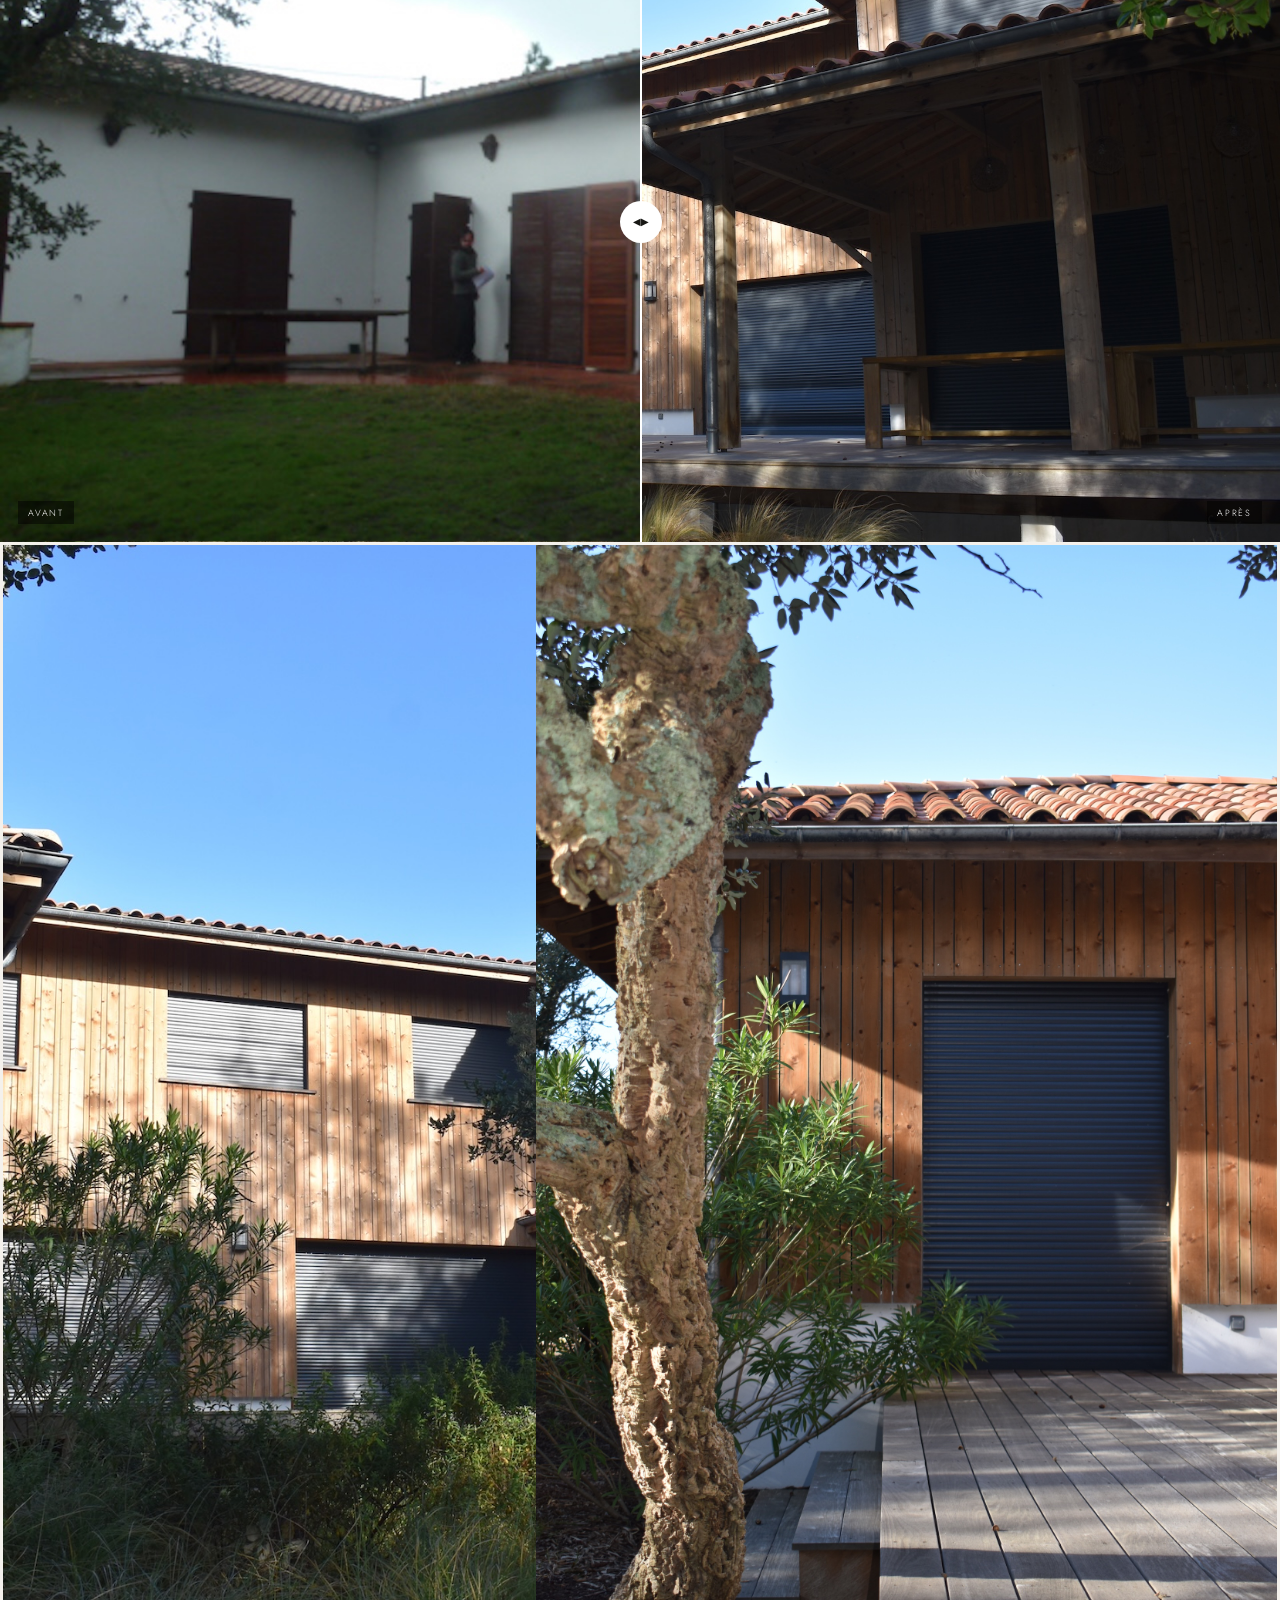
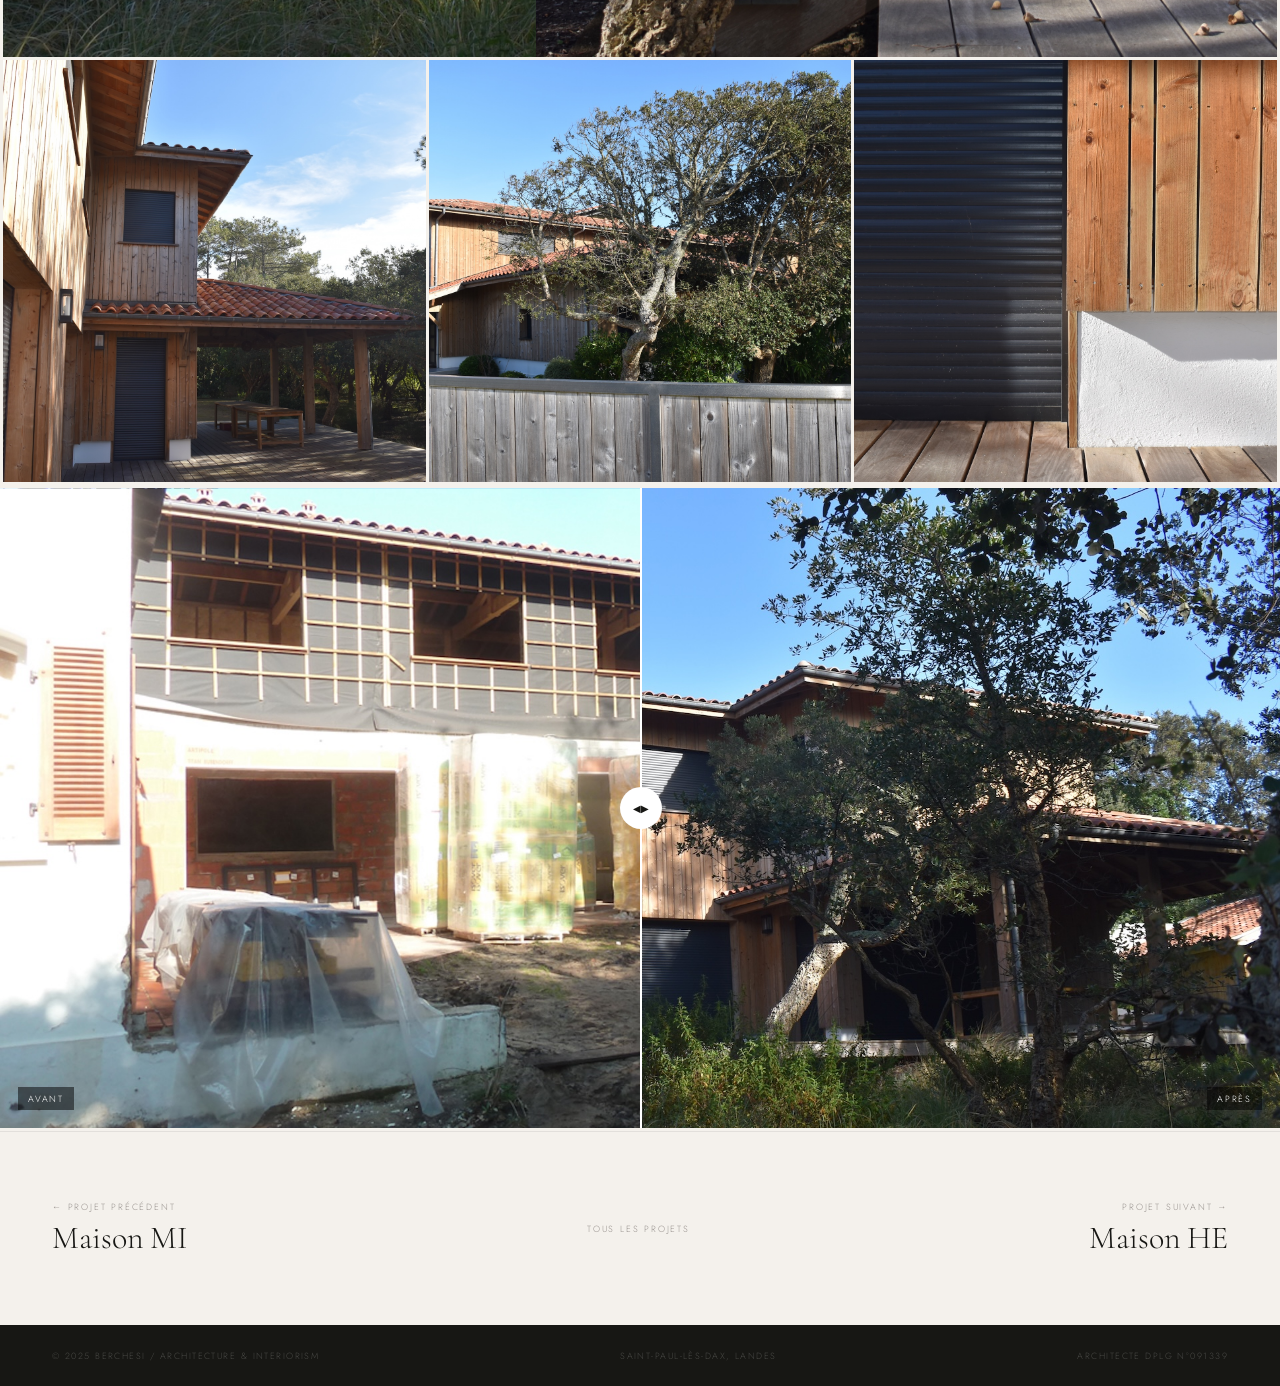
<file: projet-la.html>
<!DOCTYPE html>
<html lang="fr">
<head>
<meta charset="UTF-8"/>
<meta name="viewport" content="width=device-width,initial-scale=1.0"/>
<title>Maison LA — Extension Hossegor | Berchesi Architecture</title>
<meta name="description" content="Maison LA — Extension d'une maison individuelle à Hossegor, Landes. Ossature bois, pin traité, chênes lièges préservés. Berchesi Architecture."/>
<link rel="preconnect" href="https://fonts.googleapis.com"/>
<link rel="preconnect" href="https://fonts.gstatic.com" crossorigin/>
<link href="https://fonts.googleapis.com/css2?family=Cormorant+Garamond:ital,wght@0,300;1,300&family=Jost:wght@200;300;400&display=swap" rel="stylesheet"/>
<link rel="stylesheet" href="projet.css"/>
</head>
<body>
<div id="cur"></div>
<nav>
  <a href="index.html" class="nav-logo"><img src="img/logo_final.png" alt="Berchesi Architecture"/><span class="nav-name">Architecture & Interiorism</span></a>
  <a href="index.html#projets" class="nav-back">← Tous les projets</a>
</nav>
<div class="proj-hero">
  <img src="img/la_hero.jpg" alt="Maison LA — Extension Hossegor"/>
  <div class="phov"></div>
  <div class="phi">
    <p class="proj-tag">Extension & Rénovation — Landes</p>
    <h1 class="proj-title">Maison LA — Extension Hossegor</h1>
  </div>
</div>
<div class="meta-bar">
  <div class="mi"><label>Lieu</label><span>Hossegor, Landes</span></div>
  <div class="mi"><label>Type</label><span>Extension</span></div>
  <div class="mi"><label>Mission</label><span>MOE complète</span></div>
  <div class="mi"><label>Statut</label><span>Livré</span></div>
</div>
<div class="proj-desc">
  <p class="pdlbl rv">Description</p>
  <div class="pdbody rv d1"><p>Extension d'une maison individuelle à Hossegor, dans les Landes. Le programme crée quatre nouveaux espaces nuit, dont une suite parentale, greffés sur le rez-de-chaussée existant entièrement repensé.</p><p>La construction articule maçonnerie traditionnelle en rez-de-chaussée et ossature bois à l'étage, avec un habillage en pin traité pour l'ensemble de la façade. Le projet a été pensé en totale symbiose avec la flore existante — l'extension est construite autour des chênes lièges du jardin, espèce emblématique des Landes, afin de les préserver et les valoriser.</p><p>Le choix du pin local, la terrasse bois et la végétation dense font de cette maison un projet pleinement ancré dans son territoire.</p></div>
</div>
<div class="ba-section">
  <p class="ba-title">Avant / Après</p>
  <div class="ba-wrap" id="baw1">
    <img class="ba-after" src="img/la_hero.jpg" alt="Maison LA après"/>
    <img class="ba-before" id="bab1" src="img/la_before2.jpg" alt="Maison LA avant"/>
    <div class="ba-hdl" id="bah1"><div class="ba-btn">◀▶</div></div>
    <span class="ba-lb l">AVANT</span>
    <span class="ba-lb r">APRÈS</span>
  </div>
</div>
<div class="gallery"><div class="gr r57" style="align-items:stretch"><div class="gi tall rv"><img src="img/la_2.jpg" alt="Maison LA façade pin"/></div><div class="gi rv d1" style="aspect-ratio:auto;min-height:0"><img src="img/la_3.jpg" alt="Maison LA terrasse"/></div></div><div class="gr r3"><div class="gi sq rv"><img src="img/la_4.jpg" alt="Maison LA ensemble"/></div><div class="gi sq rv d1"><img src="img/la_5.jpg" alt="Maison LA volumétrie"/></div><div class="gi sq rv d2"><img src="img/la_6.jpg" alt="Maison LA détail volet"/></div></div></div>

<div class="ba-section">
  <div class="ba-wrap" id="baw2">
    <img class="ba-after" src="img/la_2.jpg" alt="Maison LA après"/>
    <img class="ba-before" id="bab2" src="img/la_7.jpg" alt="Maison LA avant chantier"/>
    <div class="ba-hdl" id="bah2"><div class="ba-btn">◀▶</div></div>
    <span class="ba-lb l">AVANT</span>
    <span class="ba-lb r">APRÈS</span>
  </div>
</div>

<div class="pnav">
  <a href="projet-mi.html" class="pv"><span class="pnav-lbl">← Projet précédent</span><span class="pnav-name">Maison MI</span></a>
  <a href="index.html#projets" class="pnav-home">Tous les projets</a>
  <a href="projet-he.html" class="nx"><span class="pnav-lbl">Projet suivant →</span><span class="pnav-name">Maison HE</span></a>
</div>
<footer><span>© 2025 Berchesi / Architecture & Interiorism</span><span>Saint-Paul-lès-Dax, Landes</span><span>Architecte DPLG N°091339</span></footer>
<script>
const cur=document.getElementById('cur');
document.addEventListener('mousemove',e=>{cur.style.left=e.clientX+'px';cur.style.top=e.clientY+'px'});
document.querySelectorAll('a,.gi').forEach(el=>{el.addEventListener('mouseenter',()=>cur.classList.add('h'));el.addEventListener('mouseleave',()=>cur.classList.remove('h'));});
const obs=new IntersectionObserver(entries=>{entries.forEach(e=>{if(e.isIntersecting){e.target.classList.add('vis');obs.unobserve(e.target);}});},{threshold:.08});
document.querySelectorAll('.rv').forEach(el=>obs.observe(el));
const baw=document.getElementById('baw1'),bab=document.getElementById('bab1'),bah=document.getElementById('bah1');
if(baw){
  let drag=false;
  function upd(x){const r=baw.getBoundingClientRect();const p=Math.max(0,Math.min(100,(x-r.left)/r.width*100));bab.style.clipPath='inset(0 '+(100-p)+'% 0 0)';bah.style.left=p+'%';}
  baw.addEventListener('mousedown',e=>{drag=true;upd(e.clientX);});
  window.addEventListener('mousemove',e=>{if(drag)upd(e.clientX);});
  window.addEventListener('mouseup',()=>drag=false);
  baw.addEventListener('touchstart',e=>{drag=true;upd(e.touches[0].clientX);},{passive:true});
  window.addEventListener('touchmove',e=>{if(drag)upd(e.touches[0].clientX);},{passive:true});
  window.addEventListener('touchend',()=>drag=false);
}
const baw2=document.getElementById('baw2'),bab2=document.getElementById('bab2'),bah2=document.getElementById('bah2');
if(baw2){
  let drag2=false;
  function upd2(x){const r=baw2.getBoundingClientRect();const p=Math.max(0,Math.min(100,(x-r.left)/r.width*100));bab2.style.clipPath='inset(0 '+(100-p)+'% 0 0)';bah2.style.left=p+'%';}
  baw2.addEventListener('mousedown',e=>{drag2=true;upd2(e.clientX);});
  window.addEventListener('mousemove',e=>{if(drag2)upd2(e.clientX);});
  window.addEventListener('mouseup',()=>drag2=false);
  baw2.addEventListener('touchstart',e=>{drag2=true;upd2(e.touches[0].clientX);},{passive:true});
  window.addEventListener('touchmove',e=>{if(drag2)upd2(e.touches[0].clientX);},{passive:true});
  window.addEventListener('touchend',()=>drag2=false);
}
</script>
</body>
</html>
</file>
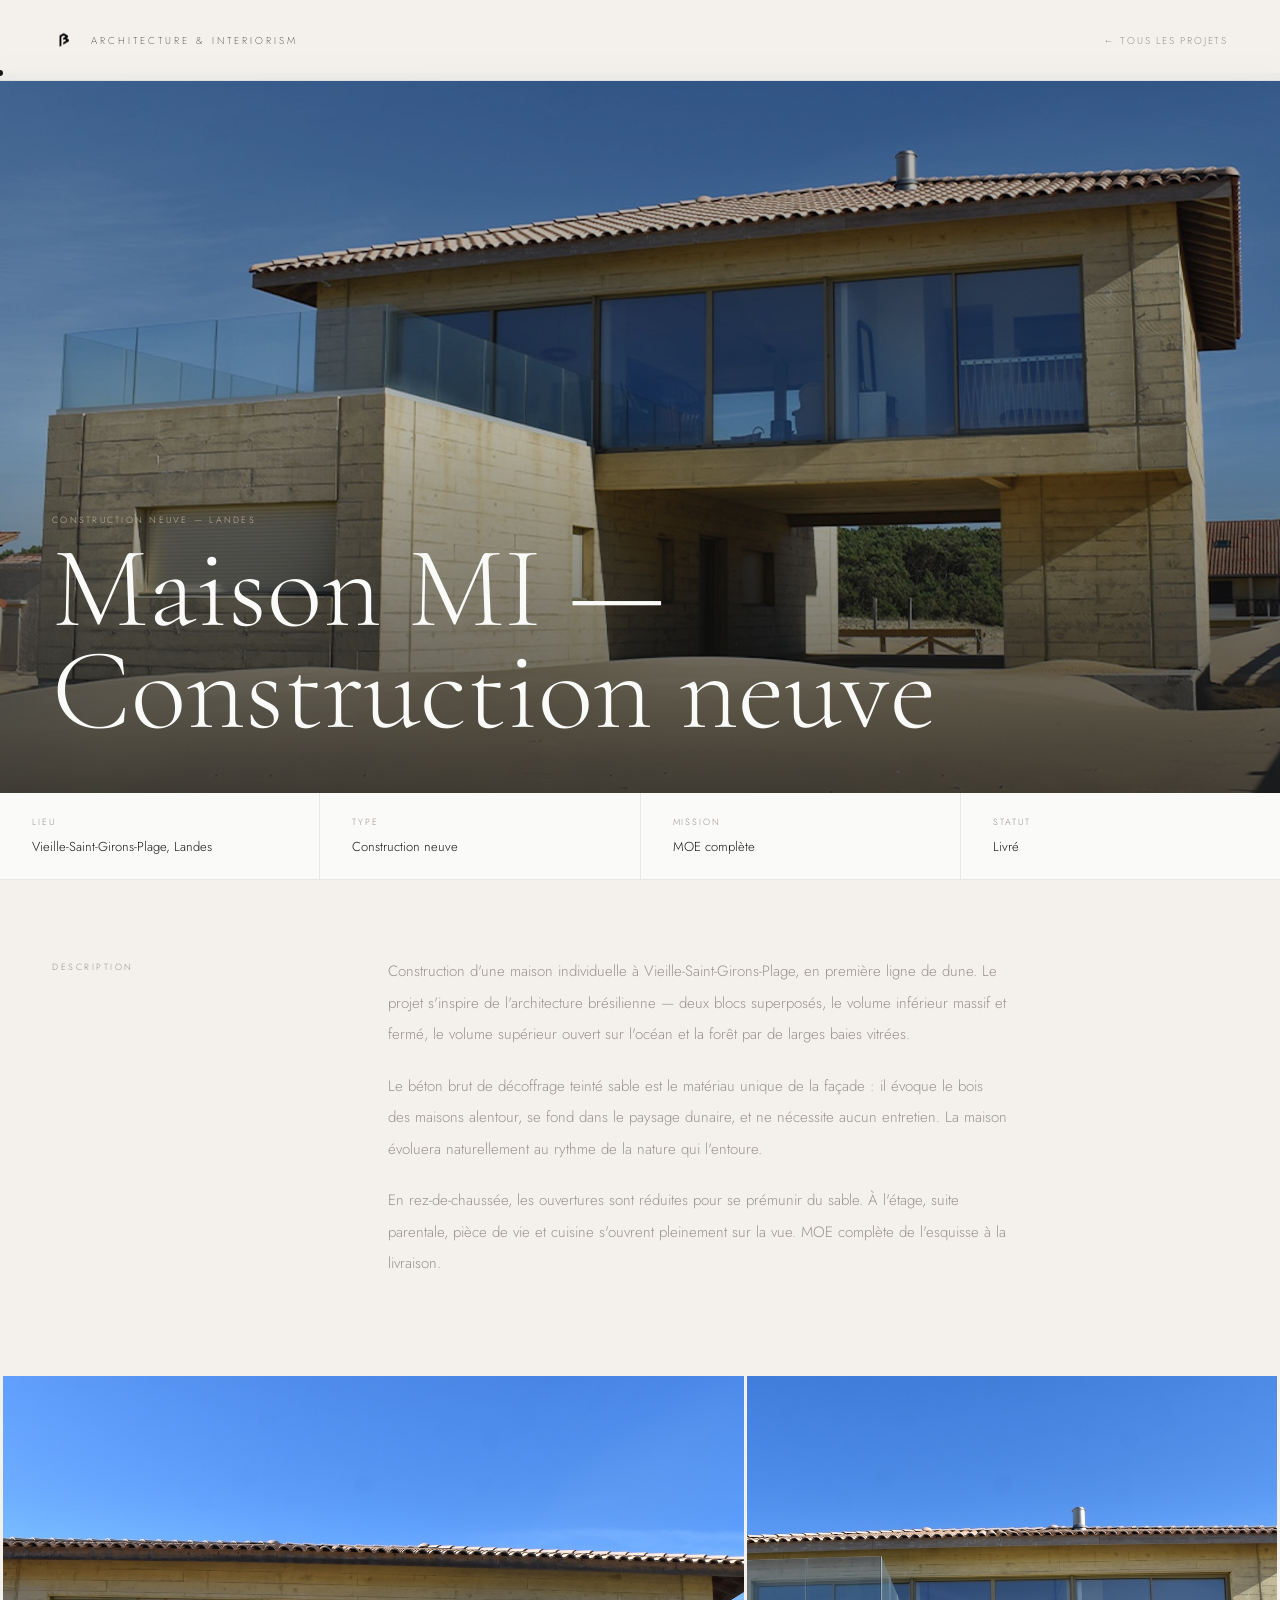
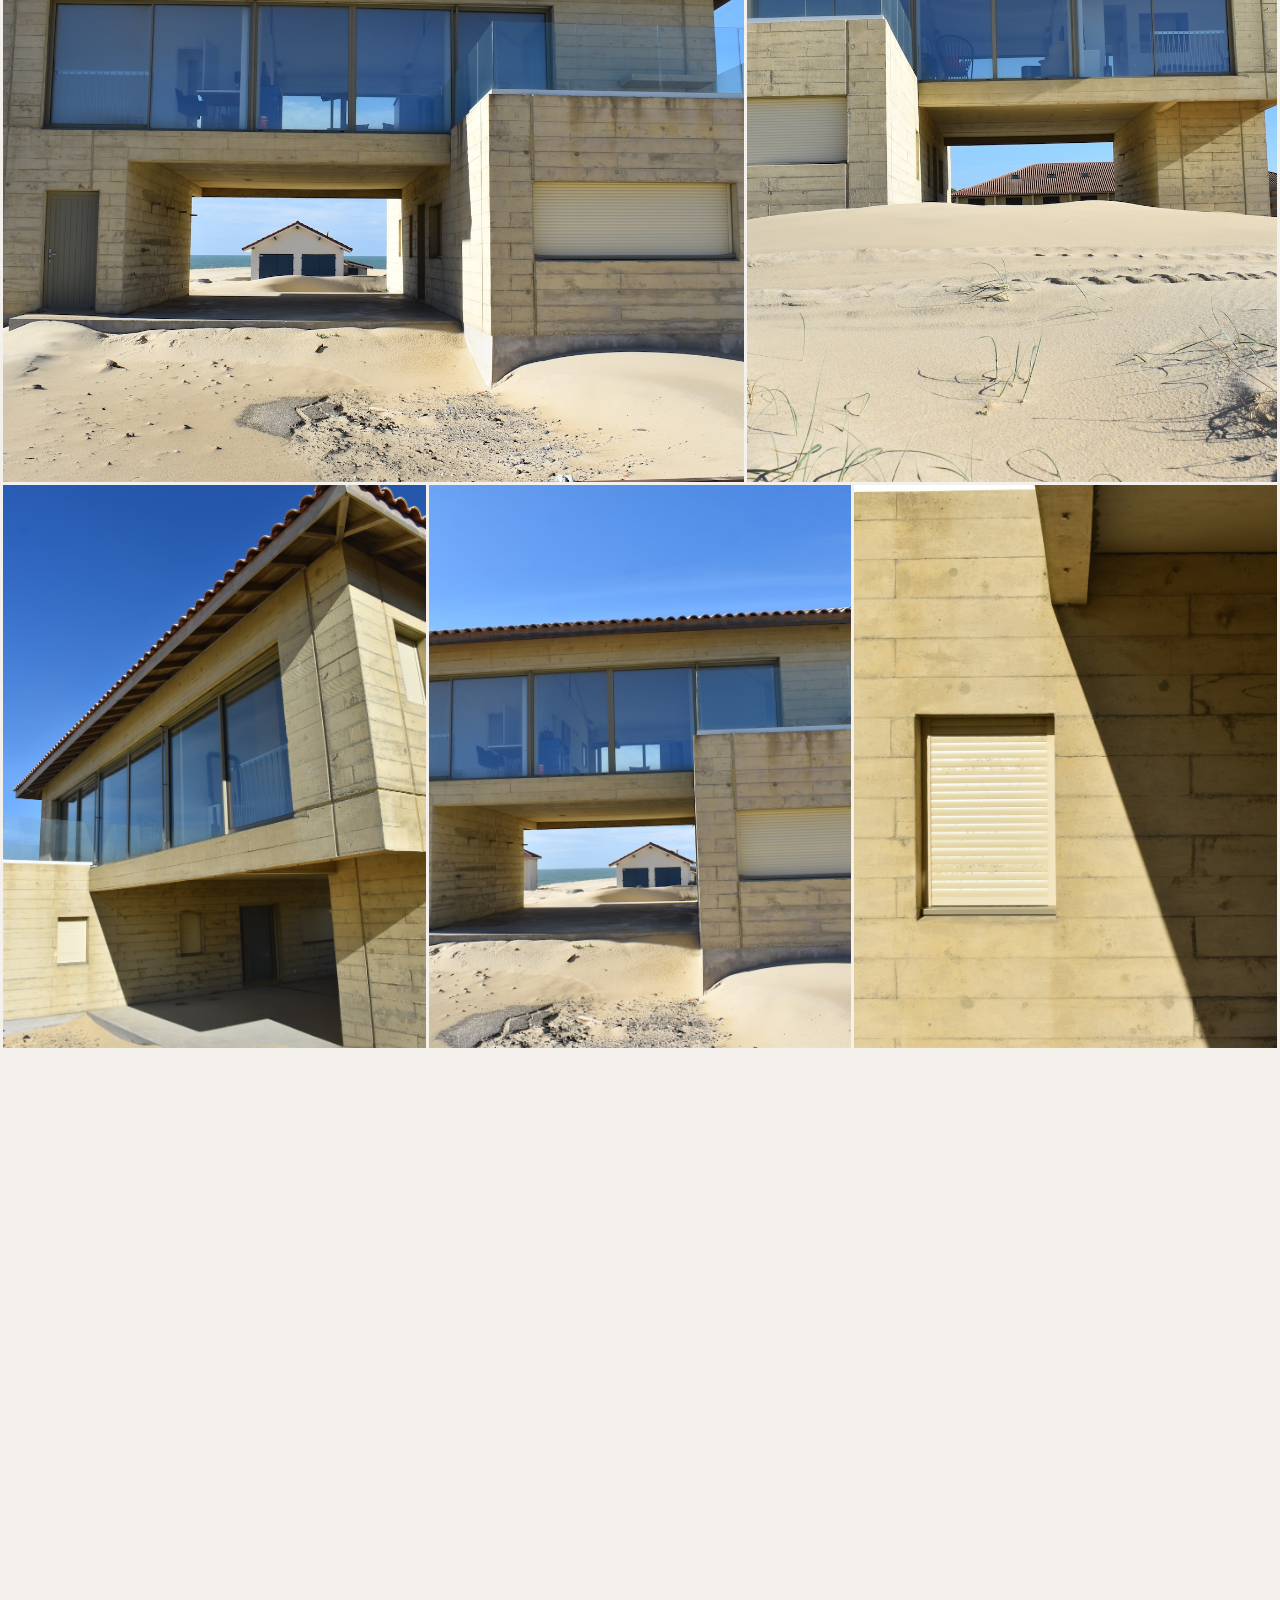
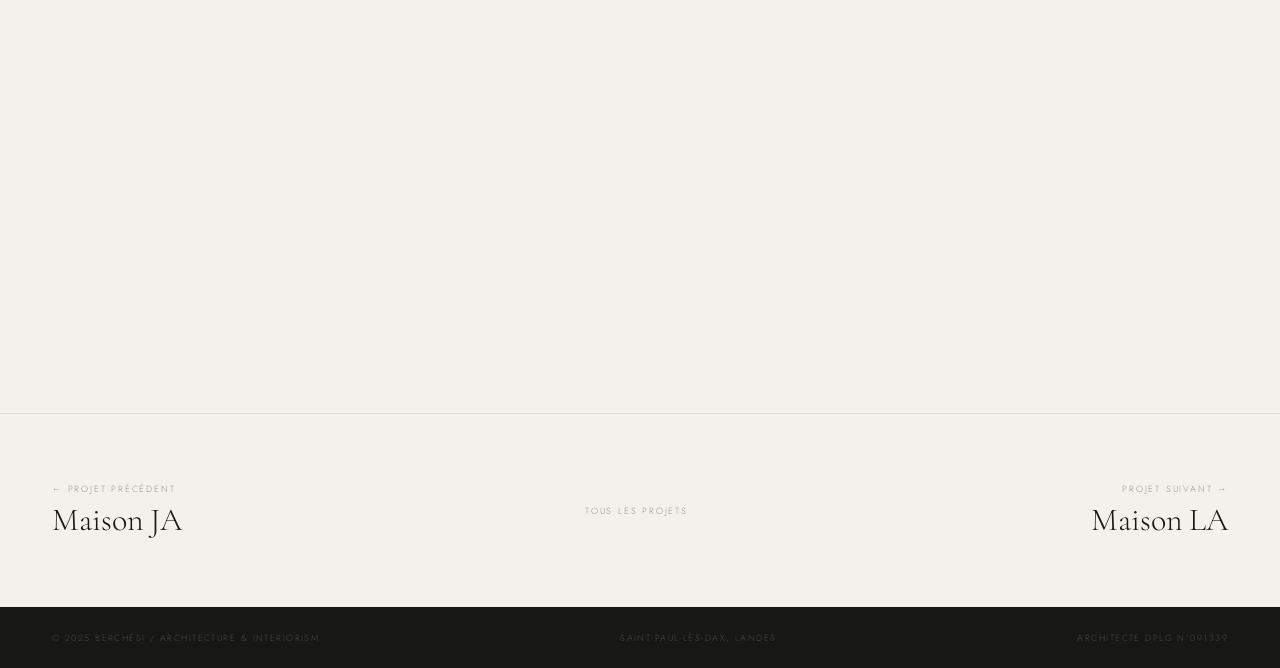
<file: projet-mi.html>
<!DOCTYPE html>
<html lang="fr">
<head>
<meta charset="UTF-8"/>
<meta name="viewport" content="width=device-width,initial-scale=1.0"/>
<title>Maison MI — Construction neuve | Berchesi Architecture</title>
<meta name="description" content="Maison MI — Construction neuve à Vieille-Saint-Girons-Plage, Landes. Béton brut de décoffrage teinté sable, inspiration brésilienne. Berchesi Architecture."/>
<link rel="preconnect" href="https://fonts.googleapis.com"/>
<link rel="preconnect" href="https://fonts.gstatic.com" crossorigin/>
<link href="https://fonts.googleapis.com/css2?family=Cormorant+Garamond:ital,wght@0,300;1,300&family=Jost:wght@200;300;400&display=swap" rel="stylesheet"/>
<link rel="stylesheet" href="projet.css"/>
</head>
<body>
<div id="cur"></div>
<nav>
  <a href="index.html" class="nav-logo"><img src="img/logo_final.png" alt="Berchesi Architecture"/><span class="nav-name">Architecture & Interiorism</span></a>
  <a href="index.html#projets" class="nav-back">← Tous les projets</a>
</nav>
<div class="proj-hero">
  <img src="img/mi_hero.jpg" alt="Maison MI — Construction neuve"/>
  <div class="phov"></div>
  <div class="phi">
    <p class="proj-tag">Construction neuve — Landes</p>
    <h1 class="proj-title">Maison MI — Construction neuve</h1>
  </div>
</div>
<div class="meta-bar">
  <div class="mi"><label>Lieu</label><span>Vieille-Saint-Girons-Plage, Landes</span></div>
  <div class="mi"><label>Type</label><span>Construction neuve</span></div>
  <div class="mi"><label>Mission</label><span>MOE complète</span></div>
  <div class="mi"><label>Statut</label><span>Livré</span></div>
</div>
<div class="proj-desc">
  <p class="pdlbl rv">Description</p>
  <div class="pdbody rv d1"><p>Construction d'une maison individuelle à Vieille-Saint-Girons-Plage, en première ligne de dune. Le projet s'inspire de l'architecture brésilienne — deux blocs superposés, le volume inférieur massif et fermé, le volume supérieur ouvert sur l'océan et la forêt par de larges baies vitrées.</p><p>Le béton brut de décoffrage teinté sable est le matériau unique de la façade : il évoque le bois des maisons alentour, se fond dans le paysage dunaire, et ne nécessite aucun entretien. La maison évoluera naturellement au rythme de la nature qui l'entoure.</p><p>En rez-de-chaussée, les ouvertures sont réduites pour se prémunir du sable. À l'étage, suite parentale, pièce de vie et cuisine s'ouvrent pleinement sur la vue. MOE complète de l'esquisse à la livraison.</p></div>
</div>
<div class="gallery"><div class="gr r75" style="align-items:stretch"><div class="gi rv" style="aspect-ratio:auto;min-height:420px"><img src="img/mi_2.jpg" alt="Maison MI façade béton"/></div><div class="gi tall rv d1"><img src="img/mi_3.jpg" alt="Maison MI dune"/></div></div><div class="gr r3"><div class="gi tall rv"><img src="img/mi_4.jpg" alt="Maison MI vue dune"/></div><div class="gi tall rv d1"><img src="img/mi_5.jpg" alt="Maison MI façade sud"/></div><div class="gi tall rv d2"><img src="img/mi_6.jpg" alt="Maison MI détail béton"/></div></div><div class="gr r2"><div class="gi med rv"><img src="img/mi_7.jpg" alt="Maison MI terrasse"/></div><div class="gi med rv d1"><img src="img/mi_8.jpg" alt="Maison MI vue océan"/></div></div><div class="gr r2"><div class="gi med rv"><img src="img/mi_9.jpg" alt="Maison MI ensemble"/></div><div class="gi med rv d1"><img src="img/mi_sketch.jpg" alt="Maison MI esquisse"/></div></div></div>

<div class="pnav">
  <a href="projet-ja.html" class="pv"><span class="pnav-lbl">← Projet précédent</span><span class="pnav-name">Maison JA</span></a>
  <a href="index.html#projets" class="pnav-home">Tous les projets</a>
  <a href="projet-la.html" class="nx"><span class="pnav-lbl">Projet suivant →</span><span class="pnav-name">Maison LA</span></a>
</div>
<footer><span>© 2025 Berchesi / Architecture & Interiorism</span><span>Saint-Paul-lès-Dax, Landes</span><span>Architecte DPLG N°091339</span></footer>
<script>
const cur=document.getElementById('cur');
document.addEventListener('mousemove',e=>{cur.style.left=e.clientX+'px';cur.style.top=e.clientY+'px'});
document.querySelectorAll('a,.gi').forEach(el=>{el.addEventListener('mouseenter',()=>cur.classList.add('h'));el.addEventListener('mouseleave',()=>cur.classList.remove('h'));});
const obs=new IntersectionObserver(entries=>{entries.forEach(e=>{if(e.isIntersecting){e.target.classList.add('vis');obs.unobserve(e.target);}});},{threshold:.08});
document.querySelectorAll('.rv').forEach(el=>obs.observe(el));
const bw=document.querySelector('.ba-wrap');
if(bw){
  const bef=bw.querySelector('.ba-before'),hdl=bw.querySelector('.ba-hdl');
  let drag=false;
  function upd(x){const r=bw.getBoundingClientRect();const p=Math.max(0,Math.min(100,(x-r.left)/r.width*100));bef.style.clipPath='inset(0 '+(100-p)+'% 0 0)';hdl.style.left=p+'%';}
  bw.addEventListener('mousedown',e=>{drag=true;upd(e.clientX);});
  window.addEventListener('mousemove',e=>{if(drag)upd(e.clientX);});
  window.addEventListener('mouseup',()=>drag=false);
  bw.addEventListener('touchstart',e=>{drag=true;upd(e.touches[0].clientX);},{passive:true});
  window.addEventListener('touchmove',e=>{if(drag)upd(e.touches[0].clientX);},{passive:true});
  window.addEventListener('touchend',()=>drag=false);
}
</script>
</body>
</html>
</file>
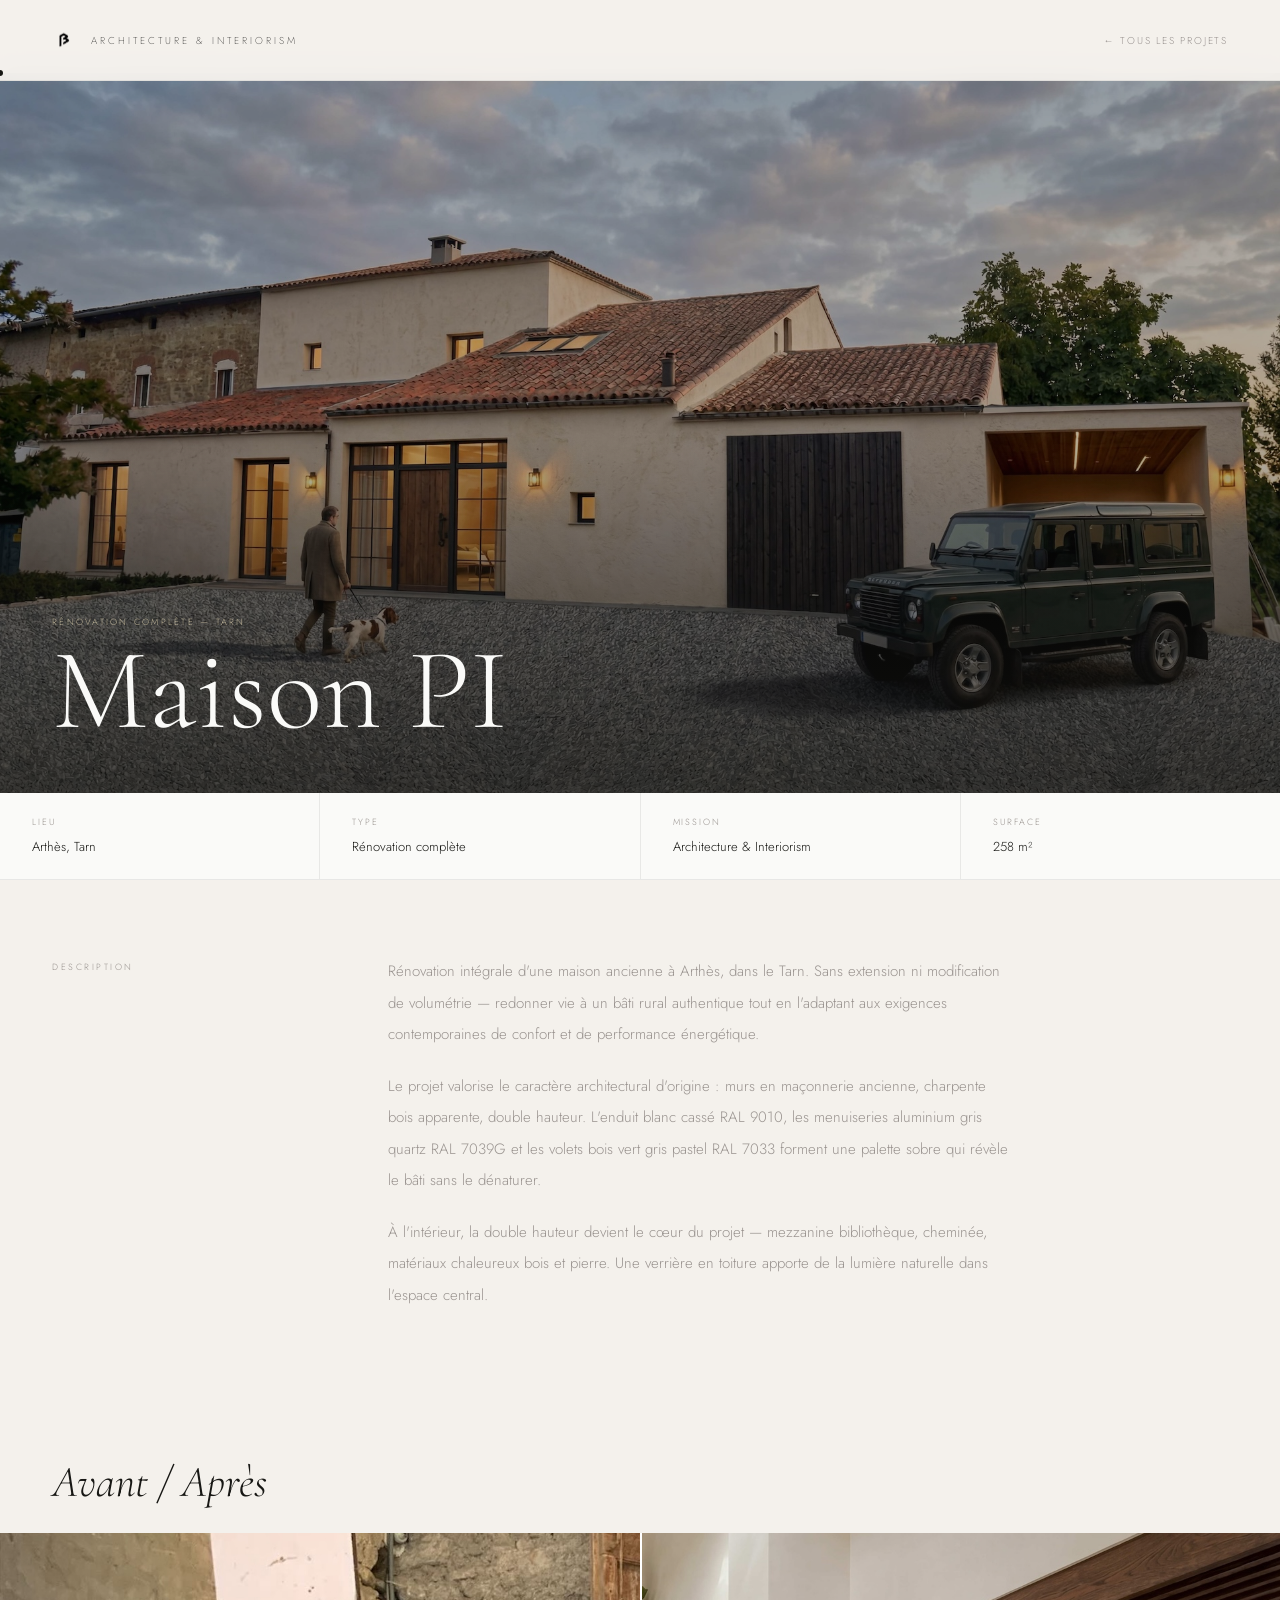
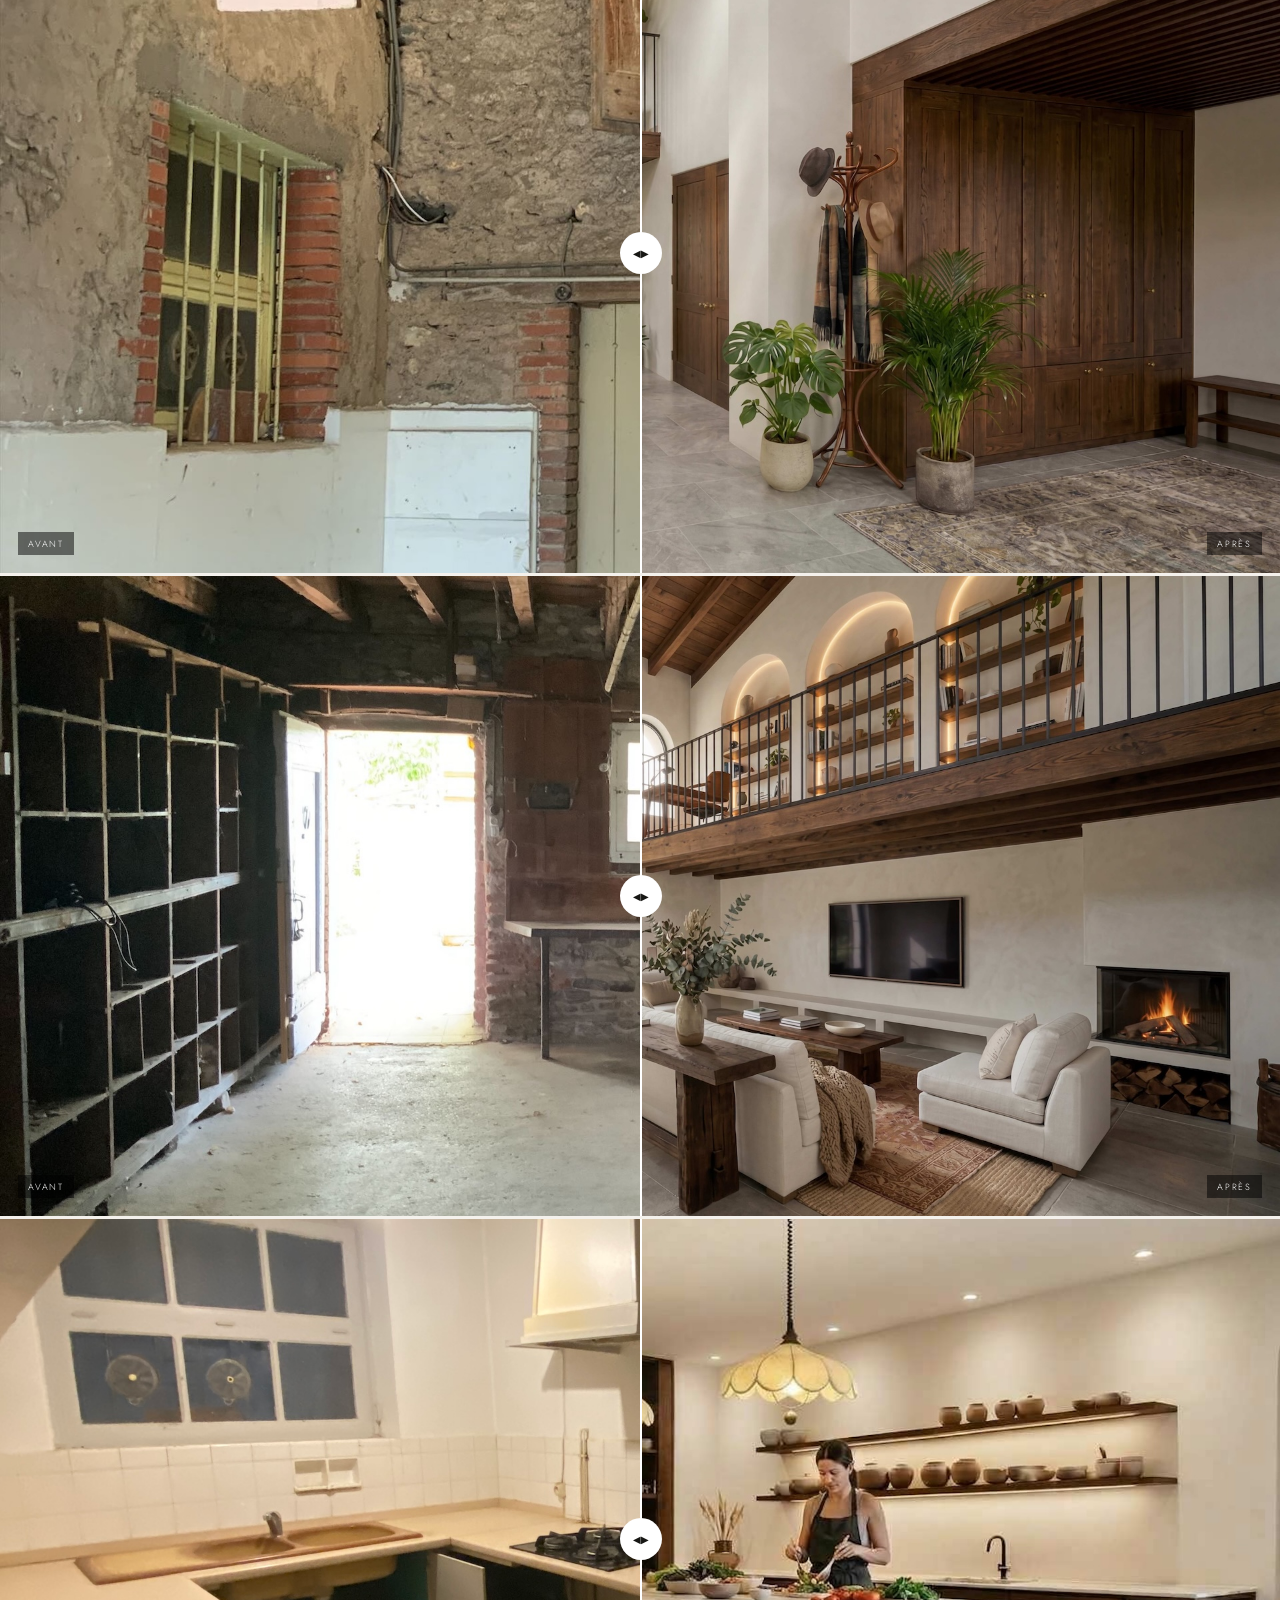
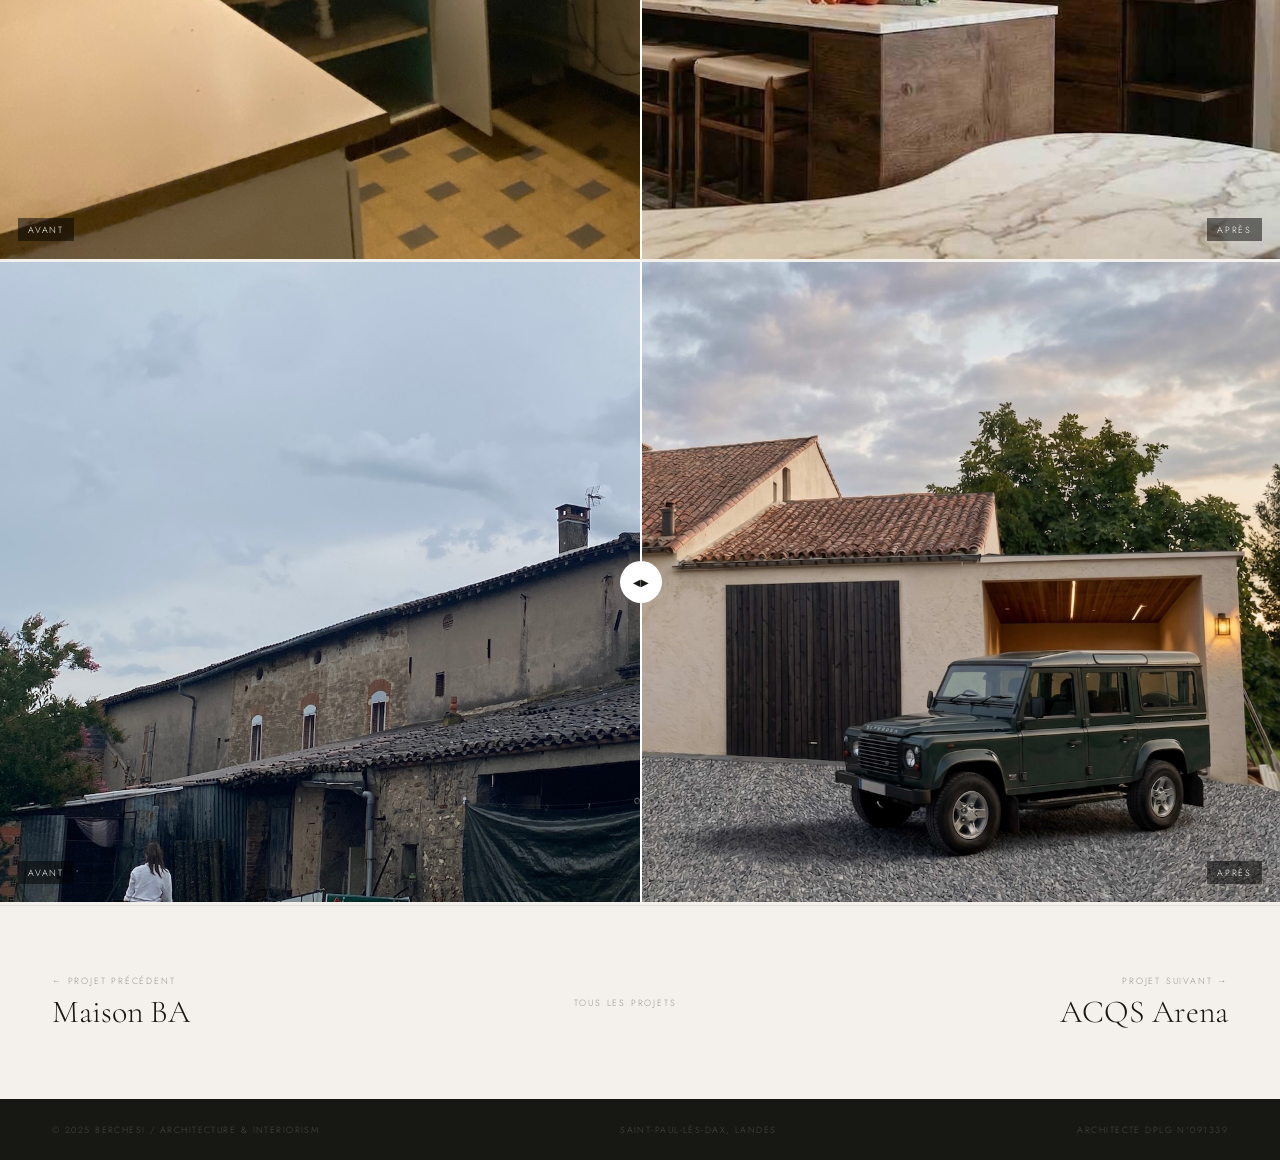
<file: projet-pi.html>
<!DOCTYPE html>
<html lang="fr">
<head>
<meta charset="UTF-8"/>
<meta name="viewport" content="width=device-width,initial-scale=1.0"/>
<title>Maison PI — Rénovation complète Arthès | Berchesi Architecture</title>
<meta name="description" content="Maison PI — Rénovation intégrale d'une grange ancienne à Arthès, Tarn. Double hauteur, mezzanine bibliothèque, matériaux chaleureux. Berchesi Architecture."/>
<link rel="preconnect" href="https://fonts.googleapis.com"/>
<link rel="preconnect" href="https://fonts.gstatic.com" crossorigin/>
<link href="https://fonts.googleapis.com/css2?family=Cormorant+Garamond:ital,wght@0,300;1,300&family=Jost:wght@200;300;400&display=swap" rel="stylesheet"/>
<link rel="stylesheet" href="projet.css"/>
</head>
<body>
<div id="cur"></div>
<nav>
  <a href="index.html" class="nav-logo"><img src="img/logo_final.png" alt="Berchesi Architecture"/><span class="nav-name">Architecture & Interiorism</span></a>
  <a href="index.html#projets" class="nav-back">← Tous les projets</a>
</nav>
<div class="proj-hero">
  <img src="img/pi_hero.jpg" alt="Maison PI — Rénovation grange Arthès Tarn"/>
  <div class="phov"></div>
  <div class="phi">
    <p class="proj-tag">Rénovation complète — Tarn</p>
    <h1 class="proj-title">Maison PI</h1>
  </div>
</div>
<div class="meta-bar">
  <div class="mi"><label>Lieu</label><span>Arthès, Tarn</span></div>
  <div class="mi"><label>Type</label><span>Rénovation complète</span></div>
  <div class="mi"><label>Mission</label><span>Architecture & Interiorism</span></div>
  <div class="mi"><label>Surface</label><span>258 m²</span></div>
</div>
<div class="proj-desc">
  <p class="pdlbl rv">Description</p>
  <div class="pdbody rv d1">
    <p>Rénovation intégrale d'une maison ancienne à Arthès, dans le Tarn. Sans extension ni modification de volumétrie — redonner vie à un bâti rural authentique tout en l'adaptant aux exigences contemporaines de confort et de performance énergétique.</p>
    <p>Le projet valorise le caractère architectural d'origine : murs en maçonnerie ancienne, charpente bois apparente, double hauteur. L'enduit blanc cassé RAL 9010, les menuiseries aluminium gris quartz RAL 7039G et les volets bois vert gris pastel RAL 7033 forment une palette sobre qui révèle le bâti sans le dénaturer.</p>
    <p>À l'intérieur, la double hauteur devient le cœur du projet — mezzanine bibliothèque, cheminée, matériaux chaleureux bois et pierre. Une verrière en toiture apporte de la lumière naturelle dans l'espace central.</p>
  </div>
</div>

<!-- BEFORE/AFTER SLIDER 1 — Entrée/Escalier -->
<div class="ba-section">
  <p class="ba-title">Avant / Après</p>
  <div class="ba-wrap" id="baw1">
    <img class="ba-after" src="img/pi_apres2.jpg" alt="Maison PI après — entrée escalier"/>
    <img class="ba-before" id="bab1" src="img/pi_avant2.jpg" alt="Maison PI avant — grange escalier"/>
    <div class="ba-hdl" id="bah1"><div class="ba-btn">◀▶</div></div>
    <span class="ba-lb l">AVANT</span>
    <span class="ba-lb r">APRÈS</span>
  </div>
</div>

<!-- BEFORE/AFTER SLIDER 2 — Séjour double hauteur -->
<div class="ba-section">
  <div class="ba-wrap" id="baw2">
    <img class="ba-after" src="img/pi_apres1.jpg" alt="Maison PI après — séjour double hauteur"/>
    <img class="ba-before" id="bab2" src="img/pi_avant1.jpg" alt="Maison PI avant — grange"/>
    <div class="ba-hdl" id="bah2"><div class="ba-btn">◀▶</div></div>
    <span class="ba-lb l">AVANT</span>
    <span class="ba-lb r">APRÈS</span>
  </div>
</div>

<!-- BEFORE/AFTER SLIDER 4 -->
<div class="ba-section">
  <div class="ba-wrap" id="baw4">
    <img class="ba-after" src="img/pi_4.jpg" alt="Maison PI après — mezzanine"/>
    <img class="ba-before" id="bab4" src="img/pi_before4.jpg" alt="Maison PI avant — cuisine"/>
    <div class="ba-hdl" id="bah4"><div class="ba-btn">◀▶</div></div>
    <span class="ba-lb l">AVANT</span>
    <span class="ba-lb r">APRÈS</span>
  </div>
</div>
<div class="ba-section">
  <div class="ba-wrap" id="baw3">
    <img class="ba-after" src="img/pi_hero.jpg" alt="Maison PI après — extérieur"/>
    <img class="ba-before" id="bab3" src="img/pi_before3.jpg" alt="Maison PI avant — extérieur"/>
    <div class="ba-hdl" id="bah3"><div class="ba-btn">◀▶</div></div>
    <span class="ba-lb l">AVANT</span>
    <span class="ba-lb r">APRÈS</span>
  </div>
</div>

<div class="pnav">
  <a href="projet-ba.html" class="pv"><span class="pnav-lbl">← Projet précédent</span><span class="pnav-name">Maison BA</span></a>
  <a href="index.html#projets" class="pnav-home">Tous les projets</a>
  <a href="projet-acqs.html" class="nx"><span class="pnav-lbl">Projet suivant →</span><span class="pnav-name">ACQS Arena</span></a>
</div>
<footer><span>© 2025 Berchesi / Architecture & Interiorism</span><span>Saint-Paul-lès-Dax, Landes</span><span>Architecte DPLG N°091339</span></footer>
<script>
const cur=document.getElementById('cur');
document.addEventListener('mousemove',e=>{cur.style.left=e.clientX+'px';cur.style.top=e.clientY+'px'});
document.querySelectorAll('a,.gi,.ba-wrap').forEach(el=>{el.addEventListener('mouseenter',()=>cur.classList.add('h'));el.addEventListener('mouseleave',()=>cur.classList.remove('h'));});
const obs=new IntersectionObserver(entries=>{entries.forEach(e=>{if(e.isIntersecting){e.target.classList.add('vis');obs.unobserve(e.target);}});},{threshold:.08});
document.querySelectorAll('.rv').forEach(el=>obs.observe(el));
function initSlider(wrapId,beforeId,handleId){
  const baw=document.getElementById(wrapId),bab=document.getElementById(beforeId),bah=document.getElementById(handleId);
  if(!baw||!bab||!bah)return;
  let drag=false;
  function upd(x){const r=baw.getBoundingClientRect();const p=Math.max(0,Math.min(100,(x-r.left)/r.width*100));bab.style.clipPath='inset(0 '+(100-p)+'% 0 0)';bah.style.left=p+'%';}
  baw.addEventListener('mousedown',e=>{drag=true;upd(e.clientX);});
  window.addEventListener('mousemove',e=>{if(drag)upd(e.clientX);});
  window.addEventListener('mouseup',()=>drag=false);
  baw.addEventListener('touchstart',e=>{drag=true;upd(e.touches[0].clientX);},{passive:true});
  window.addEventListener('touchmove',e=>{if(drag)upd(e.touches[0].clientX);},{passive:true});
  window.addEventListener('touchend',()=>drag=false);
}
initSlider('baw1','bab1','bah1');
initSlider('baw2','bab2','bah2');
initSlider('baw3','bab3','bah3');
initSlider('baw4','bab4','bah4');
</script>
</body>
</html>
</file>
<file: projet.css>
:root{--cream:#F4F1EC;--white:#FAFAF8;--dark:#171714;--stone:#9A9490;--sand:#BFB49A;--fs:'Cormorant Garamond',serif;--fb:'Jost',sans-serif;}
*,*::before,*::after{margin:0;padding:0;box-sizing:border-box}html{scroll-behavior:smooth}
body{background:var(--cream);color:var(--dark);font-family:var(--fb);font-weight:300;overflow-x:hidden;cursor:none}
#cur{position:fixed;width:6px;height:6px;background:var(--dark);border-radius:50%;pointer-events:none;z-index:9999;transform:translate(-50%,-50%);transition:width .25s,height .25s}
#cur.h{width:36px;height:36px;background:transparent;border:1px solid var(--dark)}
nav{position:fixed;top:0;left:0;right:0;z-index:200;padding:24px 52px;display:flex;justify-content:space-between;align-items:center;background:rgba(244,241,236,.95);backdrop-filter:blur(12px);border-bottom:1px solid rgba(23,23,20,.06)}
.nav-logo{display:flex;align-items:center;gap:12px;text-decoration:none;opacity:1!important;visibility:visible!important}
.nav-logo img{height:32px;width:auto;display:block;filter:invert(1)}
.nav-name{font-family:var(--fb);font-weight:200;font-size:10px;letter-spacing:.3em;text-transform:uppercase;color:var(--dark)}
.nav-back{font-size:10px;letter-spacing:.18em;text-transform:uppercase;color:var(--stone);text-decoration:none;transition:color .3s}
.nav-back:hover{color:var(--dark)}
.proj-hero{height:80vh;min-height:500px;position:relative;overflow:hidden;margin-top:73px}
.proj-hero img{width:100%;height:100%;object-fit:cover;display:block;filter:brightness(.72)}
.phov{position:absolute;inset:0;background:linear-gradient(to top,rgba(23,23,20,.65) 0%,transparent 50%)}
.phi{position:absolute;bottom:0;left:0;right:0;padding:52px}
.proj-tag{font-size:9px;letter-spacing:.25em;text-transform:uppercase;color:var(--sand);margin-bottom:12px}
.proj-title{font-family:var(--fs);font-size:clamp(52px,9vw,120px);font-weight:300;color:var(--white);line-height:.88}
.meta-bar{display:flex;border-bottom:1px solid rgba(23,23,20,.08);background:var(--white)}
.mi{flex:1;padding:22px 32px;border-right:1px solid rgba(23,23,20,.08)}
.mi:last-child{border-right:none}
.mi label{display:block;font-size:9px;letter-spacing:.22em;text-transform:uppercase;color:var(--stone);margin-bottom:6px}
.mi span{font-size:13px;color:var(--dark)}
.proj-desc{padding:76px 52px;display:grid;grid-template-columns:260px 1fr;gap:76px;max-width:1280px;margin:0 auto}
.pdlbl{font-size:9px;letter-spacing:.28em;text-transform:uppercase;color:var(--stone);padding-top:4px}
.pdbody p{font-size:15px;line-height:2.1;color:var(--stone);max-width:620px;margin-bottom:20px}
.gallery{padding:0 3px 3px}
.gr{display:grid;gap:3px;margin-bottom:3px}
.r1{grid-template-columns:1fr}
.r2{grid-template-columns:1fr 1fr}
.r3{grid-template-columns:1fr 1fr 1fr}
.r75{grid-template-columns:7fr 5fr}
.r57{grid-template-columns:5fr 7fr}
.gi{overflow:hidden}
.gi img{width:100%;height:100%;object-fit:cover;display:block;transition:transform .8s cubic-bezier(.16,1,.3,1)}
.gi:hover img{transform:scale(1.03)}
.tall{aspect-ratio:3/4}.wide{aspect-ratio:16/8}.sq{aspect-ratio:1/1}.cinema{aspect-ratio:21/8}.med{aspect-ratio:4/3}
.ba-section{padding:0 0 3px}
.ba-title{padding:48px 52px 24px;font-family:var(--fs);font-size:clamp(26px,3.5vw,44px);font-weight:300;font-style:italic;color:var(--dark)}
.ba-wrap{position:relative;overflow:hidden;cursor:ew-resize;user-select:none;aspect-ratio:16/8}
.ba-wrap img{position:absolute;inset:0;width:100%;height:100%;object-fit:cover}
.ba-after{z-index:1;position:absolute;inset:0;width:100%;height:100%;object-fit:cover}
.ba-before{z-index:2;position:absolute;inset:0;width:100%;height:100%;object-fit:cover;clip-path:inset(0 50% 0 0)}
.ba-hdl{position:absolute;top:0;bottom:0;left:50%;z-index:3;width:2px;background:white;cursor:ew-resize}
.ba-btn{position:absolute;top:50%;left:50%;transform:translate(-50%,-50%);width:42px;height:42px;background:white;border-radius:50%;display:flex;align-items:center;justify-content:center;font-size:10px;color:var(--dark)}
.ba-lb{position:absolute;z-index:4;bottom:18px;font-size:9px;letter-spacing:.2em;text-transform:uppercase;background:rgba(0,0,0,.5);color:white;padding:5px 10px}
.ba-lb.l{left:18px}.ba-lb.r{right:18px}
.pnav{padding:68px 52px;display:flex;justify-content:space-between;align-items:center;border-top:1px solid rgba(23,23,20,.08)}
.pnav a{text-decoration:none;display:flex;flex-direction:column;gap:5px}
.pnav-lbl{font-size:9px;letter-spacing:.2em;text-transform:uppercase;color:var(--stone)}
.pnav-name{font-family:var(--fs);font-size:clamp(18px,2.5vw,32px);font-weight:300;color:var(--dark);transition:color .3s}
.pnav a:hover .pnav-name{color:var(--stone)}
.pnav a.nx{text-align:right}
.pnav-home{font-size:9px;letter-spacing:.2em;text-transform:uppercase;color:var(--stone);text-decoration:none;transition:color .3s}
.pnav-home:hover{color:var(--dark)}
footer{background:var(--dark);padding:24px 52px;display:flex;justify-content:space-between;align-items:center}
footer span{font-size:9px;letter-spacing:.16em;text-transform:uppercase;color:rgba(250,250,248,.22)}
.rv{opacity:0;transform:translateY(24px);transition:opacity .75s cubic-bezier(.16,1,.3,1),transform .75s cubic-bezier(.16,1,.3,1)}
.rv.vis{opacity:1;transform:none}
.rv.d1{transition-delay:.1s}.rv.d2{transition-delay:.2s}
@media(max-width:768px){nav{padding:16px 24px}.proj-hero{height:60vh}.phi{padding:28px 24px}.meta-bar{flex-wrap:wrap}.mi{flex:1 1 50%;border-right:none;border-bottom:1px solid rgba(23,23,20,.08);padding:16px 20px}.proj-desc{grid-template-columns:1fr;padding:48px 24px;gap:16px}.gallery{padding:0}.gr.r2,.gr.r3,.gr.r75,.gr.r57{grid-template-columns:1fr}.pnav{padding:48px 24px;flex-direction:column;gap:28px;text-align:center}footer{flex-direction:column;gap:8px;padding:20px;text-align:center}}
</file>
